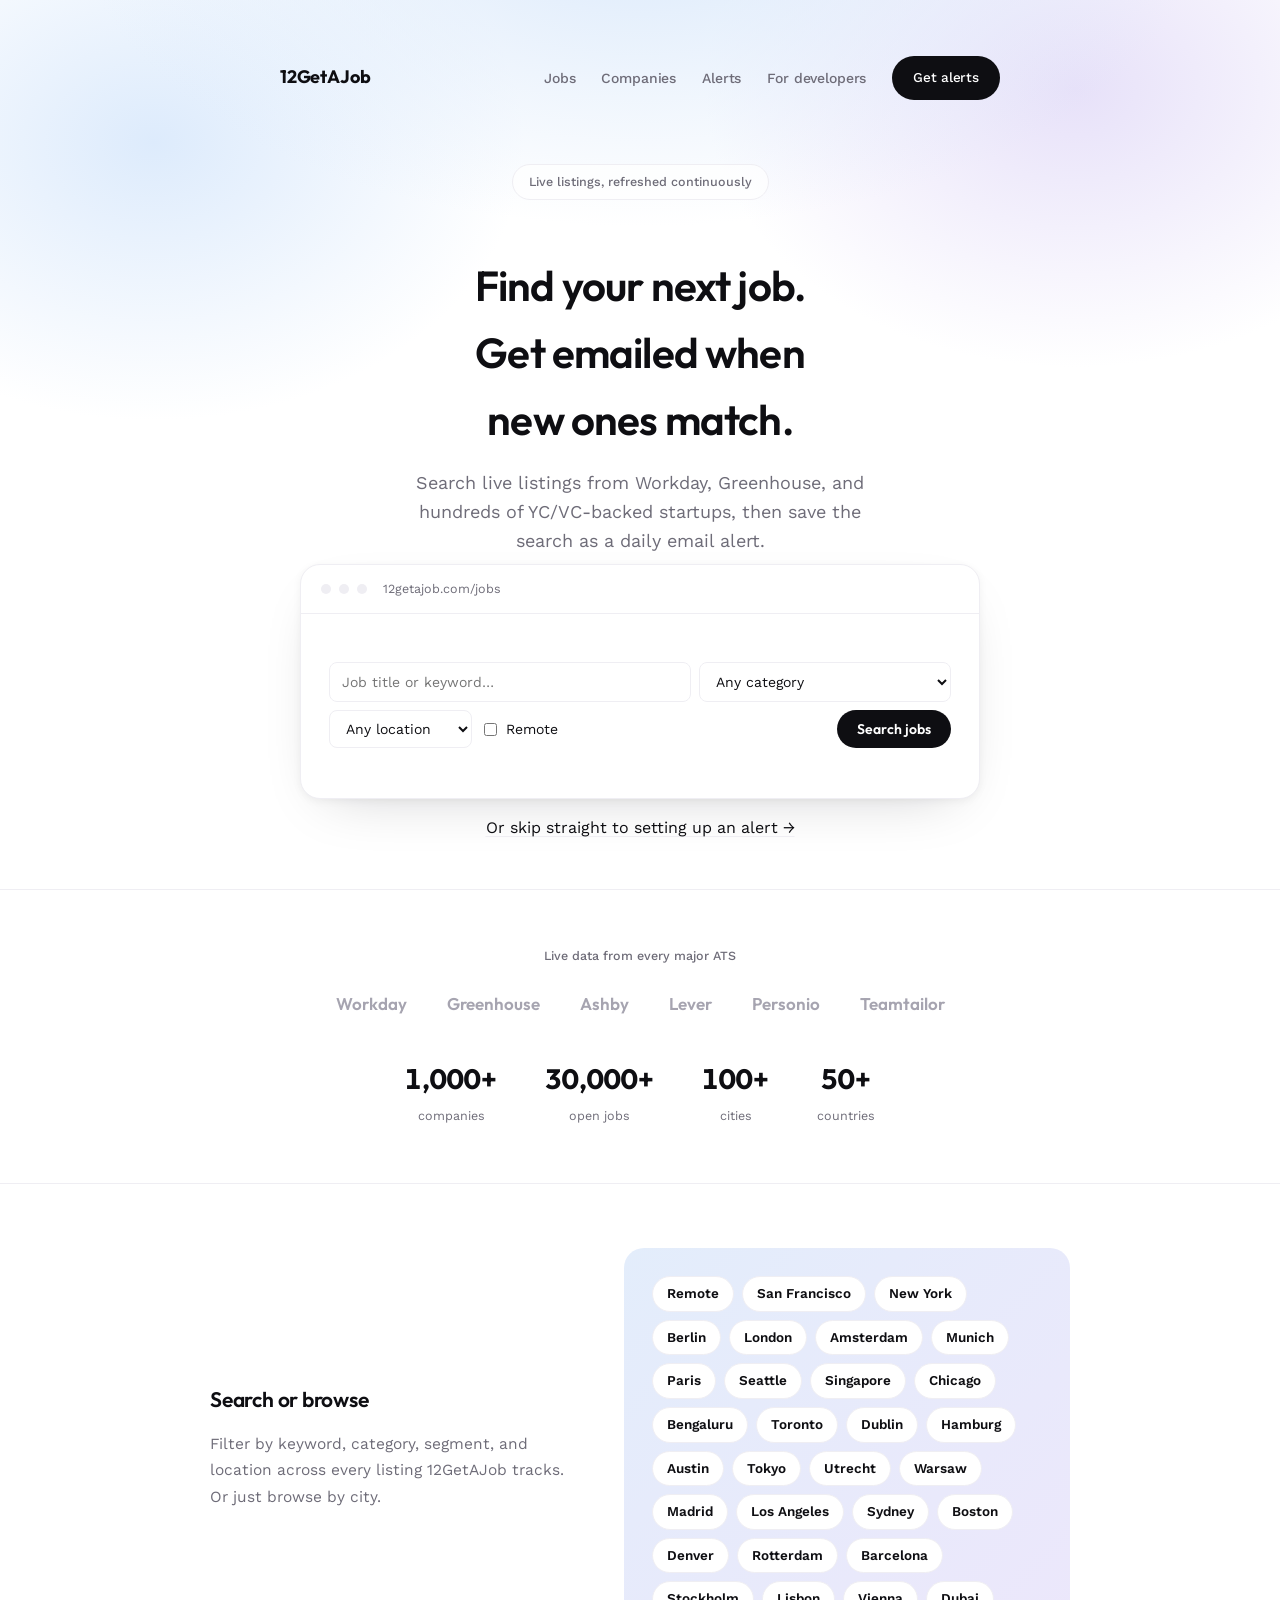
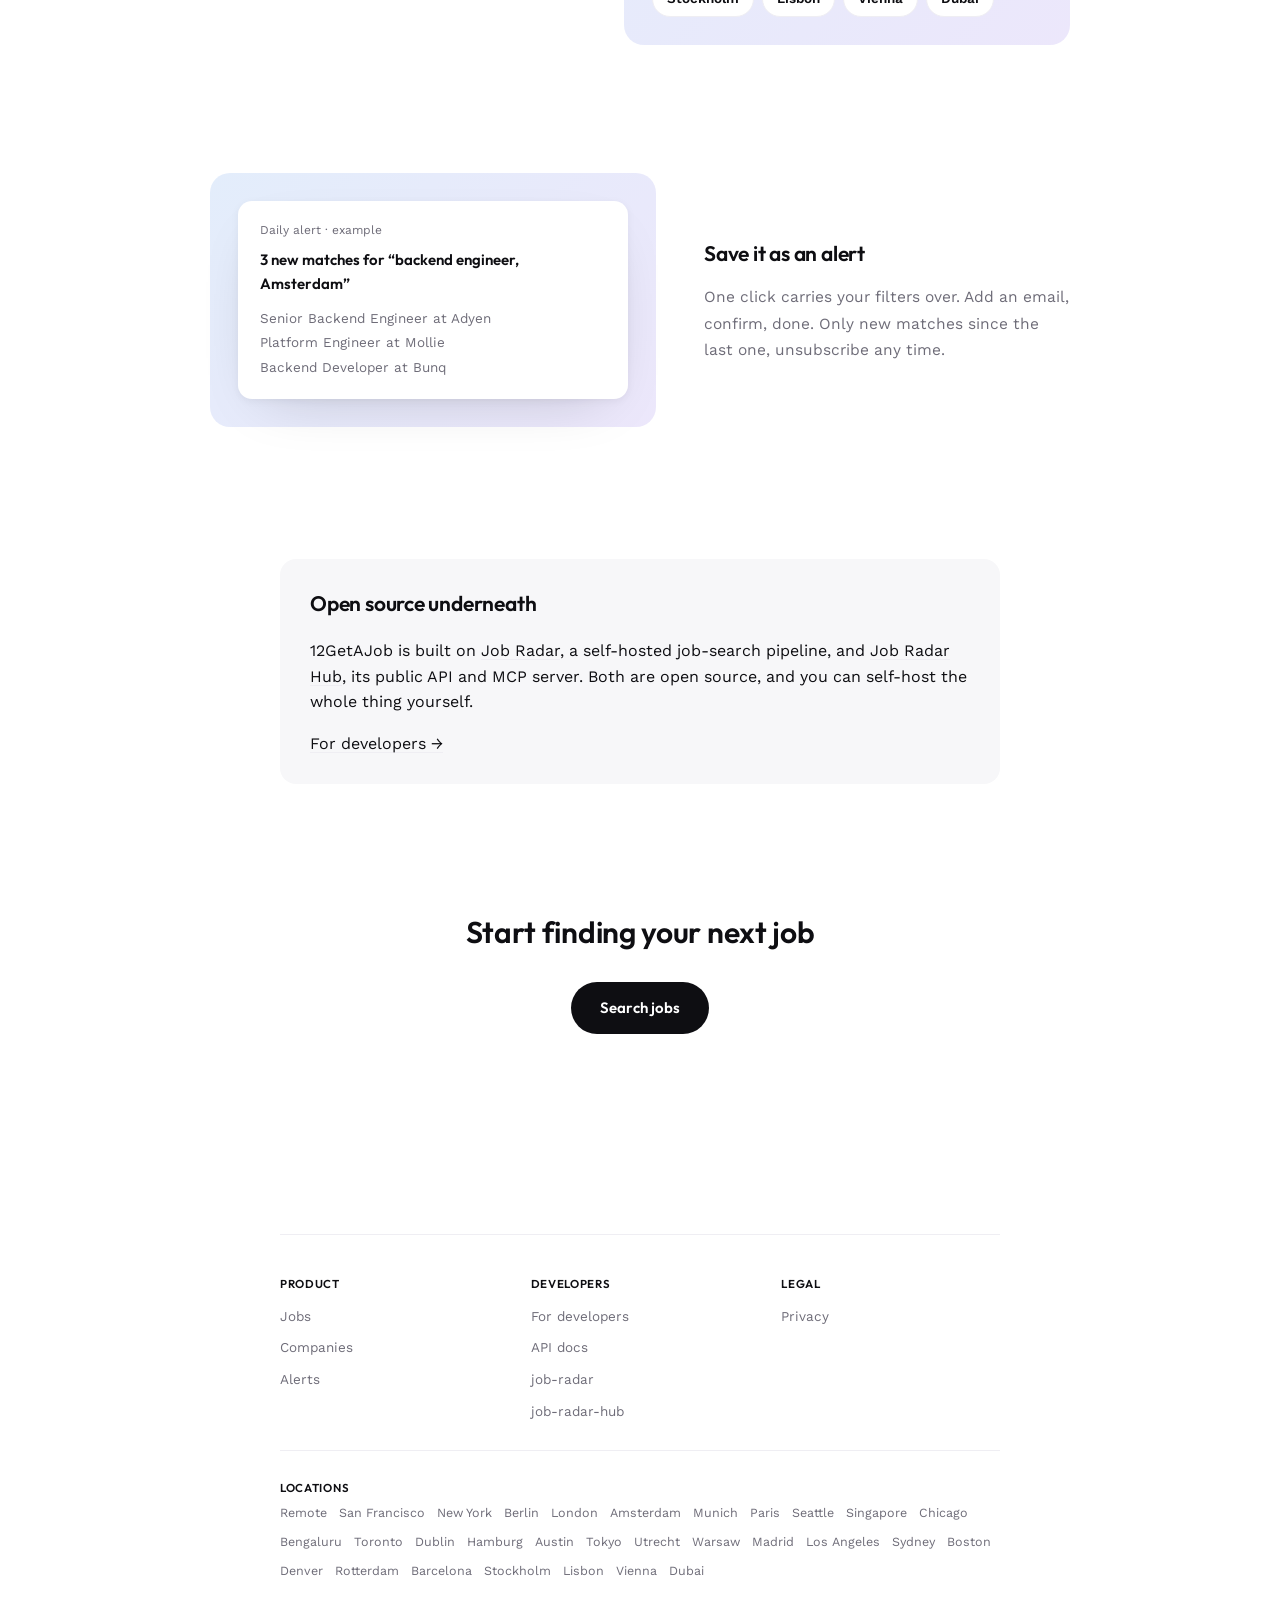
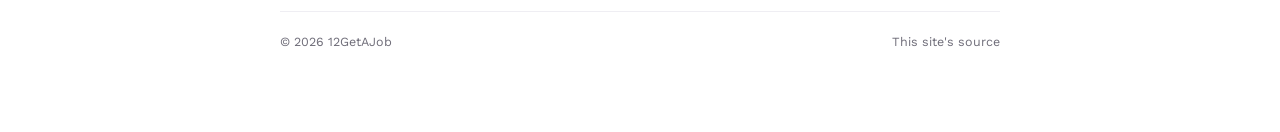
<file: index.html>
<!doctype html>
<html lang="en">
<head>
  <meta charset="utf-8">
  <meta name="viewport" content="width=device-width, initial-scale=1">
  <link rel="icon" type="image/svg+xml" href="/favicon.svg">
  <link rel="icon" href="/favicon.ico" sizes="32x32">
  <link rel="apple-touch-icon" href="/apple-touch-icon.png">
  <title>12GetAJob</title>
  <meta name="description" content="Search live job listings and get a daily email when new ones match your saved search.">
  <meta name="theme-color" content="#0e0e12" media="(prefers-color-scheme: light)">
  <meta name="theme-color" content="#0b0b0d" media="(prefers-color-scheme: dark)">
  <meta name="color-scheme" content="light dark">
  <meta property="og:type" content="website">
  <meta property="og:url" content="https://12getajob.com/">
  <meta property="og:title" content="12GetAJob">
  <meta property="og:description" content="Search live job listings and get a daily email when new ones match your saved search.">
  <link rel="canonical" href="https://12getajob.com/">
  <link rel="preconnect" href="https://fonts.googleapis.com">
  <link rel="preconnect" href="https://fonts.gstatic.com" crossorigin>
  <link href="https://fonts.googleapis.com/css2?family=Outfit:wght@500;600;700&family=Work+Sans:wght@400;500;600&display=swap" rel="stylesheet">
  <link rel="stylesheet" href="/assets/style.css?v=10">
  <script type="module" src="/assets/analytics.js"></script>
</head>
<body>
  <a href="#main-content" class="skip-link">Skip to main content</a>
  <main id="main-content">
    <div class="hero">
      <div class="hero-inner">
        <header class="site-header" role="banner">
          <a href="/">12GetAJob</a>
          <nav>
            <a href="/jobs">Jobs</a>
            <a href="/companies">Companies</a>
            <a href="/alerts">Alerts</a>
            <a href="/developers">For developers</a>
            <a href="/alerts" class="pill-btn pill-btn-dark">Get alerts</a>
          </nav>
        </header>

        <div style="display: flex; flex-direction: column; align-items: center; text-align: center; padding-top: 24px;">
          <span class="hero-badge">Live listings, refreshed continuously</span>
          <h1 style="max-width: 18ch;">Find your next job. Get emailed when new ones match.</h1>
          <p class="tagline" style="margin: 12px 0 0; max-width: 44ch;">Search live listings from Workday, Greenhouse, and hundreds of YC/VC-backed startups, then save the search as a daily email alert.</p>
        </div>

        <div class="browser-card" style="max-width: 680px; margin-left: auto; margin-right: auto;">
          <div class="browser-card-bar">
            <span class="dot"></span><span class="dot"></span><span class="dot"></span>
            <span class="url">12getajob.com/jobs</span>
          </div>
          <div class="browser-card-body">
            <form id="search-form">
              <div class="filters">
                <input type="search" id="q" placeholder="Job title or keyword&hellip;" aria-label="Job title or keyword">
                <select id="category-filter" aria-label="Category"><option value="">Any category</option></select>
                <div style="display:flex; gap:8px; flex:1 1 220px;">
                  <select id="location" aria-label="Location"><option value="">Any location</option></select>
                  <label style="display:flex; align-items:center; gap:6px; font-size:14px; white-space:nowrap;">
                    <input type="checkbox" id="remote-only"> Remote
                  </label>
                </div>
                <button type="submit">Search jobs</button>
              </div>
            </form>
          </div>
        </div>
        <p style="margin: 0 0 8px; text-align: center;"><a href="/alerts">Or skip straight to setting up an alert &rarr;</a></p>
      </div>
    </div>

    <div class="sources-row">
      <span class="label">Live data from every major ATS</span>
      <div class="logos">
        <span>Workday</span>
        <span>Greenhouse</span>
        <span>Ashby</span>
        <span>Lever</span>
        <span>Personio</span>
        <span>Teamtailor</span>
      </div>
    </div>

    <div class="stats-row">
      <div><span class="n" id="stat-companies">&hellip;</span><span class="l">companies</span></div>
      <div><span class="n" id="stat-jobs">&hellip;</span><span class="l">open jobs</span></div>
      <div><span class="n">100+</span><span class="l">cities</span></div>
      <div><span class="n">50+</span><span class="l">countries</span></div>
    </div>

    <div class="feature-block">
      <div class="copy">
        <h2>Search or browse</h2>
        <p>Filter by keyword, category, segment, and location across every listing 12GetAJob tracks. Or just browse by city.</p>
      </div>
      <div class="visual">
        <div id="location-chips" class="chip-list" style="margin: 0;"></div>
      </div>
    </div>

    <div class="feature-block reverse">
      <div class="copy">
        <h2>Save it as an alert</h2>
        <p>One click carries your filters over. Add an email, confirm, done. Only new matches since the last one, unsubscribe any time.</p>
      </div>
      <div class="visual">
        <div style="background: var(--surface); border-radius: 14px; padding: 20px 22px; box-shadow: var(--shadow); width: 100%;">
          <div style="font-size: 12px; color: var(--muted); margin-bottom: 8px;">Daily alert &middot; example</div>
          <div style="font-family: 'Outfit', sans-serif; font-weight: 600; font-size: 15px; margin-bottom: 10px;">3 new matches for &ldquo;backend engineer, Amsterdam&rdquo;</div>
          <div style="font-size: 13.5px; color: var(--muted); line-height: 1.8;">Senior Backend Engineer at Adyen<br>Platform Engineer at Mollie<br>Backend Developer at Bunq</div>
        </div>
      </div>
    </div>

    <div class="wrap">
      <div class="muted-section">
        <h2>Open source underneath</h2>
        <p>
          12GetAJob is built on <a href="https://github.com/woskam/job-radar">Job Radar</a>, a
          self-hosted job-search pipeline, and <a href="https://github.com/woskam/job-radar-hub">Job Radar Hub</a>,
          its public API and MCP server. Both are open source, and you can self-host the whole thing yourself.
        </p>
        <p style="margin-bottom: 0;"><a href="/developers">For developers &rarr;</a></p>
      </div>
    </div>

    <div class="cta-section">
      <h2>Start finding your next job</h2>
      <a href="/jobs" class="pill-btn pill-btn-dark">Search jobs</a>
    </div>

    <div class="wrap">
      <footer class="site-footer" role="contentinfo">
        <div class="site-footer-grid">
          <div>
            <h3 class="site-footer-heading">Product</h3>
            <a href="/jobs">Jobs</a>
            <a href="/companies">Companies</a>
            <a href="/alerts">Alerts</a>
          </div>
          <div>
            <h3 class="site-footer-heading">Developers</h3>
            <a href="/developers">For developers</a>
            <a href="/api">API docs</a>
            <a href="https://github.com/woskam/job-radar">job-radar</a>
            <a href="https://github.com/woskam/job-radar-hub">job-radar-hub</a>
          </div>
          <div>
            <h3 class="site-footer-heading">Legal</h3>
            <a href="/privacy">Privacy</a>
          </div>
        </div>
        <div class="site-footer-locations">
          <h3 class="site-footer-heading">Locations</h3>
          <div class="site-footer-locations-list">
            <a href="/jobs/remote">Remote</a>
            <a href="/jobs/san-francisco">San Francisco</a>
            <a href="/jobs/new-york">New York</a>
            <a href="/jobs/berlin">Berlin</a>
            <a href="/jobs/london">London</a>
            <a href="/jobs/amsterdam">Amsterdam</a>
            <a href="/jobs/munich">Munich</a>
            <a href="/jobs/paris">Paris</a>
            <a href="/jobs/seattle">Seattle</a>
            <a href="/jobs/singapore">Singapore</a>
            <a href="/jobs/chicago">Chicago</a>
            <a href="/jobs/bengaluru">Bengaluru</a>
            <a href="/jobs/toronto">Toronto</a>
            <a href="/jobs/dublin">Dublin</a>
            <a href="/jobs/hamburg">Hamburg</a>
            <a href="/jobs/austin">Austin</a>
            <a href="/jobs/tokyo">Tokyo</a>
            <a href="/jobs/utrecht">Utrecht</a>
            <a href="/jobs/warsaw">Warsaw</a>
            <a href="/jobs/madrid">Madrid</a>
            <a href="/jobs/los-angeles">Los Angeles</a>
            <a href="/jobs/sydney">Sydney</a>
            <a href="/jobs/boston">Boston</a>
            <a href="/jobs/denver">Denver</a>
            <a href="/jobs/rotterdam">Rotterdam</a>
            <a href="/jobs/barcelona">Barcelona</a>
            <a href="/jobs/stockholm">Stockholm</a>
            <a href="/jobs/lisbon">Lisbon</a>
            <a href="/jobs/vienna">Vienna</a>
            <a href="/jobs/dubai">Dubai</a>
          </div>
        </div>
        <div class="site-footer-bottom">
          <span>&copy; 2026 12GetAJob</span>
          <a href="https://github.com/woskam/job-radar-site">This site's source</a>
        </div>
      </footer>
    </div>
  </main>

  <script type="module">
    import { CATEGORIES } from '/assets/categories.js';
    import { LOCATIONS } from '/assets/locations.js';

    // Real aggregate counts from the Hub (COUNT(*), not the len(results)
    // capped-at-limit figure GET /jobs returns) -- fetched directly
    // cross-origin, same public+CORS-enabled pattern as /alerts/subscribe,
    // no Function proxy needed since nothing secret is involved.
    fetch('https://hub.12getajob.com/stats')
      .then((r) => r.json())
      .then((data) => {
        document.getElementById('stat-companies').textContent = data.companies.toLocaleString('en-US');
        document.getElementById('stat-jobs').textContent = data.jobs.toLocaleString('en-US');
      })
      .catch(() => {
        document.getElementById('stat-companies').textContent = '1,000+';
        document.getElementById('stat-jobs').textContent = '30,000+';
      });

    const categorySelect = document.getElementById('category-filter');
    for (const c of CATEGORIES) {
      const opt = document.createElement('option');
      opt.value = c; opt.textContent = c;
      categorySelect.appendChild(opt);
    }

    const locationSelect = document.getElementById('location');
    for (const loc of LOCATIONS) {
      if (loc.slug === 'remote') continue; // covered by the separate Remote checkbox
      const opt = document.createElement('option');
      opt.value = loc.name.toLowerCase(); opt.textContent = loc.name;
      locationSelect.appendChild(opt);
    }

    const chipsEl = document.getElementById('location-chips');
    const chipsFragment = document.createDocumentFragment();
    for (const loc of LOCATIONS) {
      const a = document.createElement('a');
      a.className = 'chip-link';
      a.href = `/jobs/${loc.slug}`;
      a.textContent = loc.name;
      chipsFragment.appendChild(a);
    }
    // One insertion for all ~30 chips instead of 30 separate appendChild
    // calls -- iOS Safari has been seen to mis-paint a flex-wrap container's
    // gradient background when its content grows via many back-to-back DOM
    // insertions (the background renders for however many rows existed at
    // an earlier, smaller paint, leaving later rows uncovered until the
    // next repaint). Appending a fully-built fragment in one shot avoids
    // ever leaving the container in that intermediate state.
    chipsEl.appendChild(chipsFragment);

    document.getElementById('search-form').addEventListener('submit', (e) => {
      e.preventDefault();
      const q = document.getElementById('q').value.trim();
      const category = categorySelect.value;
      const remoteOnly = document.getElementById('remote-only').checked;
      const location = document.getElementById('location').value;

      // Location/remote or category alone, with no keyword, is exactly
      // what a /jobs/{slug} landing page represents -- go straight there,
      // same URL a chip click produces, instead of /jobs?location_mode=...
      if (!q) {
        const loc = remoteOnly ? 'remote' : (location ? (LOCATIONS.find((l) => l.name.toLowerCase() === location) || {}).slug : null);
        if (loc && !category) { window.location.href = `/jobs/${loc}`; return; }
        if (category && !loc) { window.location.href = `/jobs/${category}`; return; }
      }

      const params = new URLSearchParams();
      if (q) params.set('keywords', q);
      if (category) params.set('category', category);
      if (remoteOnly) params.set('location_mode', 'remote');
      else if (location) params.set('location_mode', location);
      window.location.href = '/jobs' + (params.toString() ? '?' + params.toString() : '');
    });
  </script>
</body>
</html>
</file>
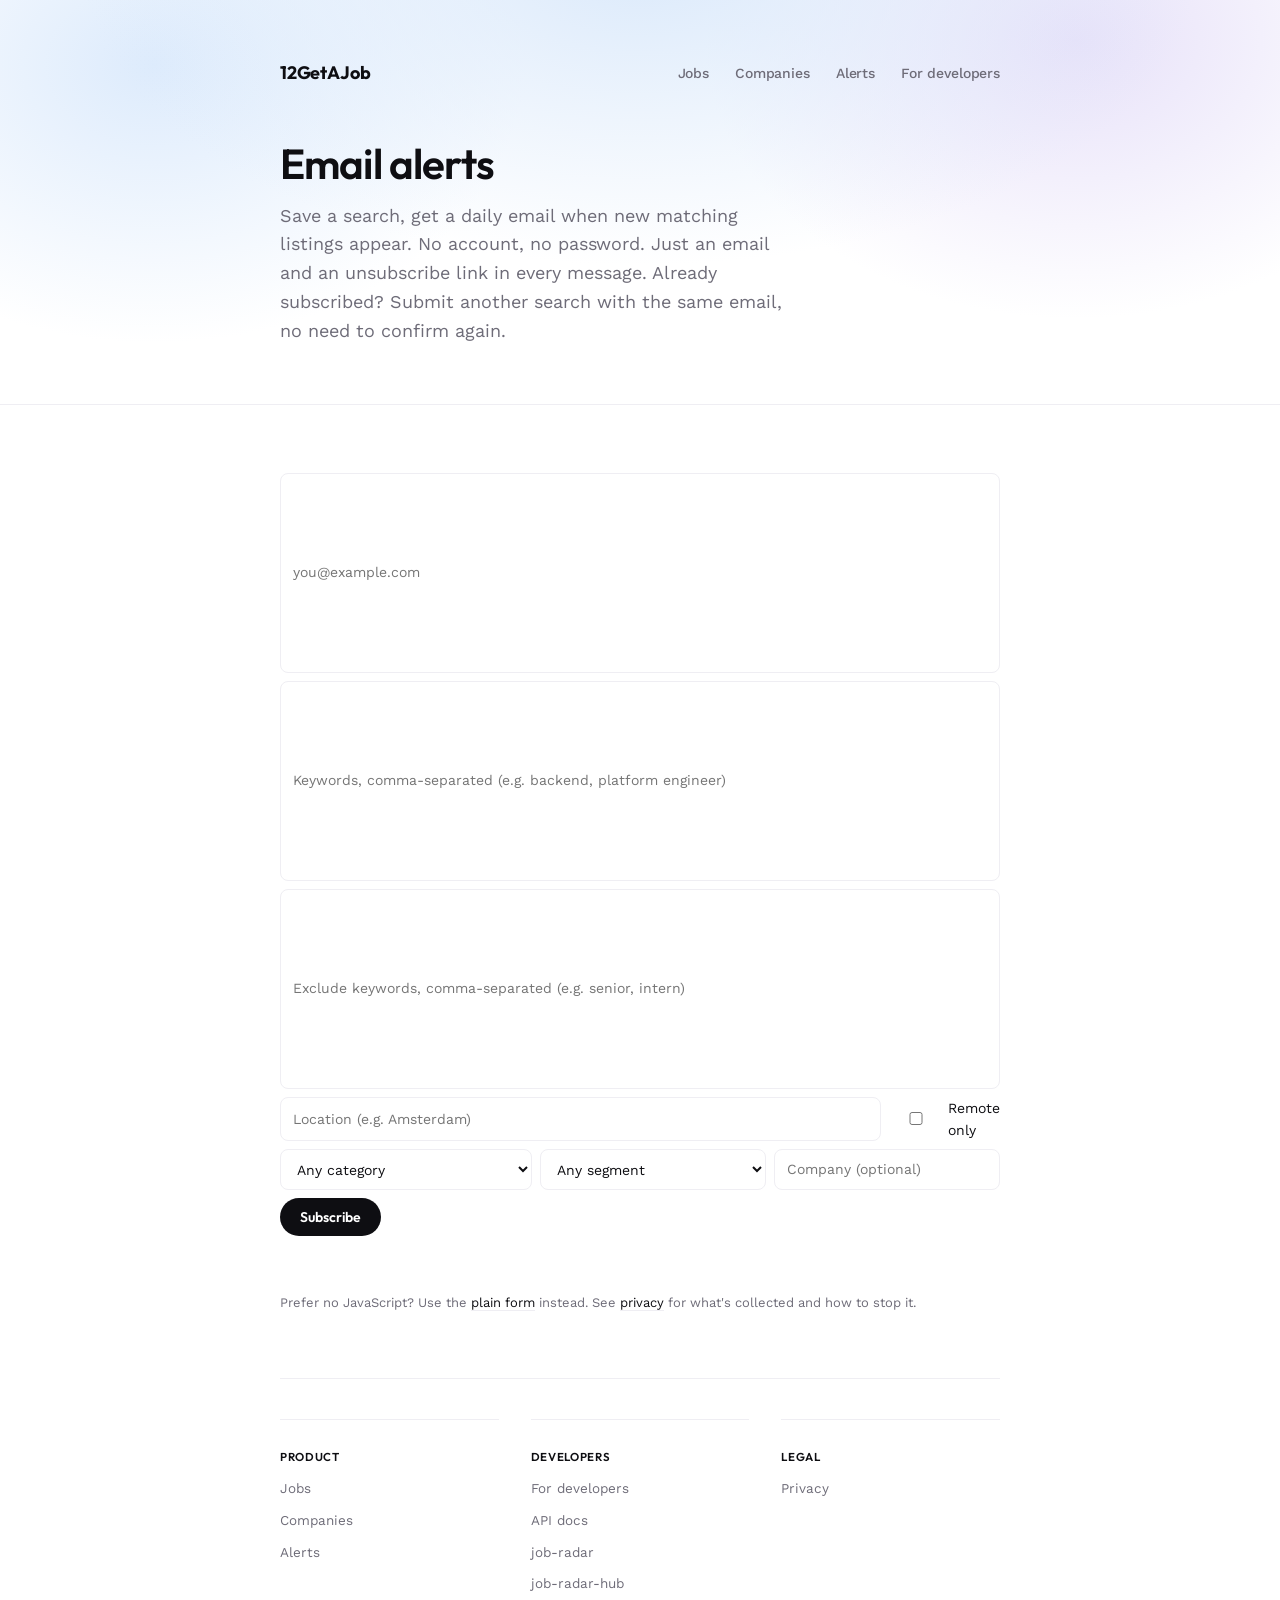
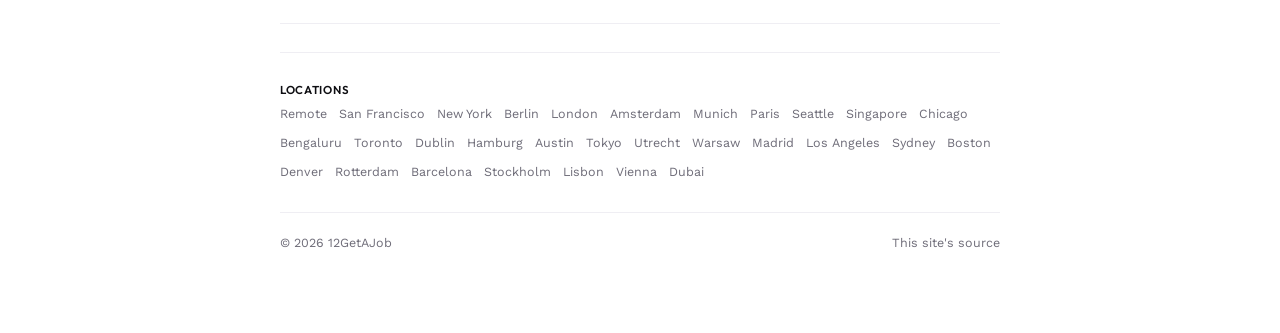
<file: alerts.html>
<!doctype html>
<html lang="en">
<head>
  <meta charset="utf-8">
  <meta name="viewport" content="width=device-width, initial-scale=1">
  <link rel="icon" type="image/svg+xml" href="/favicon.svg">
  <link rel="icon" href="/favicon.ico" sizes="32x32">
  <link rel="apple-touch-icon" href="/apple-touch-icon.png">
  <title>12GetAJob Alerts</title>
  <meta name="description" content="Get a daily email when new job listings match your saved search.">
  <meta name="theme-color" content="#0e0e12" media="(prefers-color-scheme: light)">
  <meta name="theme-color" content="#0b0b0d" media="(prefers-color-scheme: dark)">
  <meta name="color-scheme" content="light dark">
  <meta property="og:type" content="website">
  <meta property="og:url" content="https://12getajob.com/alerts">
  <meta property="og:title" content="12GetAJob Alerts">
  <meta property="og:description" content="Get a daily email when new job listings match your saved search.">
  <link rel="canonical" href="https://12getajob.com/alerts">
  <link rel="preconnect" href="https://fonts.googleapis.com">
  <link rel="preconnect" href="https://fonts.gstatic.com" crossorigin>
  <link href="https://fonts.googleapis.com/css2?family=Outfit:wght@500;600;700&family=Work+Sans:wght@400;500;600&display=swap" rel="stylesheet">
  <link rel="stylesheet" href="/assets/style.css?v=10">
  <script type="module" src="/assets/analytics.js"></script>
</head>
<body>
  <a href="#main-content" class="skip-link">Skip to main content</a>
  <main id="main-content">
    <div class="hero">
      <div class="hero-inner">
        <header class="site-header" role="banner">
          <a href="/">12GetAJob</a>
          <nav>
            <a href="/jobs">Jobs</a>
            <a href="/companies">Companies</a>
            <a href="/alerts">Alerts</a>
            <a href="/developers">For developers</a>
          </nav>
        </header>

        <h1>Email alerts</h1>
        <p class="tagline">Save a search, get a daily email when new matching listings appear. No account, no password. Just an email and an unsubscribe link in every message. Already subscribed? Submit another search with the same email, no need to confirm again.</p>
      </div>
    </div>

    <div class="wrap">
      <form id="alerts-form">
        <div class="filters" style="flex-direction: column; align-items: stretch;">
          <input type="email" id="email" placeholder="you@example.com" required aria-label="Email">

          <input type="text" id="keywords" placeholder="Keywords, comma-separated (e.g. backend, platform engineer)" aria-label="Keywords">
          <input type="text" id="exclude-keywords" placeholder="Exclude keywords, comma-separated (e.g. senior, intern)" aria-label="Exclude keywords">

          <div style="display:flex; gap:8px; flex-wrap:wrap;">
            <input type="text" id="location" placeholder="Location (e.g. Amsterdam)" style="flex:1 1 200px;" aria-label="Location">
            <label style="display:flex; align-items:center; gap:6px; font-size:14px;">
              <input type="checkbox" id="remote-only"> Remote only
            </label>
          </div>

          <div style="display:flex; gap:8px; flex-wrap:wrap;">
            <select id="category" style="flex:1 1 160px;" aria-label="Category">
              <option value="">Any category</option>
            </select>
            <select id="segment" style="flex:1 1 160px;" aria-label="Segment">
              <option value="">Any segment</option>
              <option value="startup">Startups &amp; scale-ups only</option>
            </select>
            <input type="text" id="company" placeholder="Company (optional)" style="flex:1 1 160px;" aria-label="Company (optional)">
          </div>

          <!-- Honeypot -- hidden from real visitors via CSS, a bot filling
               every field it finds gets silently rejected server-side.
               aria-hidden so screen readers skip it too, not just tab order. -->
          <input type="text" id="website" name="website" autocomplete="off" tabindex="-1" aria-hidden="true" style="position:absolute; left:-9999px;">

          <button type="submit">Subscribe</button>
        </div>
      </form>
      <p id="form-message" class="tagline" style="min-height: 1.2em;" role="alert"></p>

      <p style="font-size: 13px; color: var(--muted);">
        Prefer no JavaScript? Use the <a href="https://hub.12getajob.com/alerts">plain form</a> instead.
        See <a href="/privacy">privacy</a> for what's collected and how to stop it.
      </p>

      <footer class="site-footer" role="contentinfo">
        <div class="site-footer-grid">
          <div>
            <h2 class="site-footer-heading">Product</h2>
            <a href="/jobs">Jobs</a>
            <a href="/companies">Companies</a>
            <a href="/alerts">Alerts</a>
          </div>
          <div>
            <h2 class="site-footer-heading">Developers</h2>
            <a href="/developers">For developers</a>
            <a href="/api">API docs</a>
            <a href="https://github.com/woskam/job-radar">job-radar</a>
            <a href="https://github.com/woskam/job-radar-hub">job-radar-hub</a>
          </div>
          <div>
            <h2 class="site-footer-heading">Legal</h2>
            <a href="/privacy">Privacy</a>
          </div>
        </div>
        <div class="site-footer-locations">
          <h2 class="site-footer-heading">Locations</h2>
          <div class="site-footer-locations-list">
            <a href="/jobs/remote">Remote</a>
            <a href="/jobs/san-francisco">San Francisco</a>
            <a href="/jobs/new-york">New York</a>
            <a href="/jobs/berlin">Berlin</a>
            <a href="/jobs/london">London</a>
            <a href="/jobs/amsterdam">Amsterdam</a>
            <a href="/jobs/munich">Munich</a>
            <a href="/jobs/paris">Paris</a>
            <a href="/jobs/seattle">Seattle</a>
            <a href="/jobs/singapore">Singapore</a>
            <a href="/jobs/chicago">Chicago</a>
            <a href="/jobs/bengaluru">Bengaluru</a>
            <a href="/jobs/toronto">Toronto</a>
            <a href="/jobs/dublin">Dublin</a>
            <a href="/jobs/hamburg">Hamburg</a>
            <a href="/jobs/austin">Austin</a>
            <a href="/jobs/tokyo">Tokyo</a>
            <a href="/jobs/utrecht">Utrecht</a>
            <a href="/jobs/warsaw">Warsaw</a>
            <a href="/jobs/madrid">Madrid</a>
            <a href="/jobs/los-angeles">Los Angeles</a>
            <a href="/jobs/sydney">Sydney</a>
            <a href="/jobs/boston">Boston</a>
            <a href="/jobs/denver">Denver</a>
            <a href="/jobs/rotterdam">Rotterdam</a>
            <a href="/jobs/barcelona">Barcelona</a>
            <a href="/jobs/stockholm">Stockholm</a>
            <a href="/jobs/lisbon">Lisbon</a>
            <a href="/jobs/vienna">Vienna</a>
            <a href="/jobs/dubai">Dubai</a>
          </div>
        </div>
        <div class="site-footer-bottom">
          <span>&copy; 2026 12GetAJob</span>
          <a href="https://github.com/woskam/job-radar-site">This site's source</a>
        </div>
      </footer>
    </div>
  </main>

  <script>
    const CATEGORIES = ["ai_ml","b2b","banking","beauty","climate","consulting","consumer","crypto","devtools","ecommerce","education","enterprise","fashion","fintech","fmcg","government","healthcare","healthtech","industrials","insurance","marketplace","mobility","other","overheid","pharma","real_estate_and_construction","resilience","saas","semiconductor","sportswear","staffing","tech","telecom"];
    const categorySelect = document.getElementById('category');
    for (const c of CATEGORIES) {
      const opt = document.createElement('option');
      opt.value = c; opt.textContent = c;
      categorySelect.appendChild(opt);
    }

    // Prefill from query params -- lets /jobs.html hand off "get alerts
    // for this search" with the same filters already set.
    const initial = new URLSearchParams(window.location.search);
    if (initial.get('keywords')) document.getElementById('keywords').value = initial.get('keywords');
    if (initial.get('category')) categorySelect.value = initial.get('category');
    if (initial.get('segment')) document.getElementById('segment').value = initial.get('segment');
    if (initial.get('location_mode') === 'remote') document.getElementById('remote-only').checked = true;
    else if (initial.get('location_mode')) document.getElementById('location').value = initial.get('location_mode');
    if (initial.get('exclude_keywords')) document.getElementById('exclude-keywords').value = initial.get('exclude_keywords');
    if (initial.get('company')) document.getElementById('company').value = initial.get('company');

    const form = document.getElementById('alerts-form');
    const message = document.getElementById('form-message');

    function splitList(value) {
      return value.split(',').map((s) => s.trim()).filter(Boolean);
    }

    form.addEventListener('submit', async (e) => {
      e.preventDefault();
      const remoteOnly = document.getElementById('remote-only').checked;
      const locationText = document.getElementById('location').value.trim();

      const body = {
        email: document.getElementById('email').value.trim(),
        keywords: splitList(document.getElementById('keywords').value),
        exclude_keywords: splitList(document.getElementById('exclude-keywords').value),
        location_mode: remoteOnly ? 'remote' : (locationText || null),
        category: categorySelect.value || null,
        segment: document.getElementById('segment').value || null,
        company: document.getElementById('company').value.trim() || null,
        website: document.getElementById('website').value,
      };

      message.textContent = 'Submitting...';
      try {
        const resp = await fetch('https://hub.12getajob.com/alerts/subscribe', {
          method: 'POST',
          headers: { 'Content-Type': 'application/json' },
          body: JSON.stringify(body),
        });
        const data = await resp.json();
        message.textContent = data.message || data.error || 'Something went wrong, try again.';
        if (resp.ok) form.reset();
      } catch {
        message.textContent = 'Could not reach the alerts service, try again shortly.';
      }
    });
  </script>
</body>
</html>
</file>
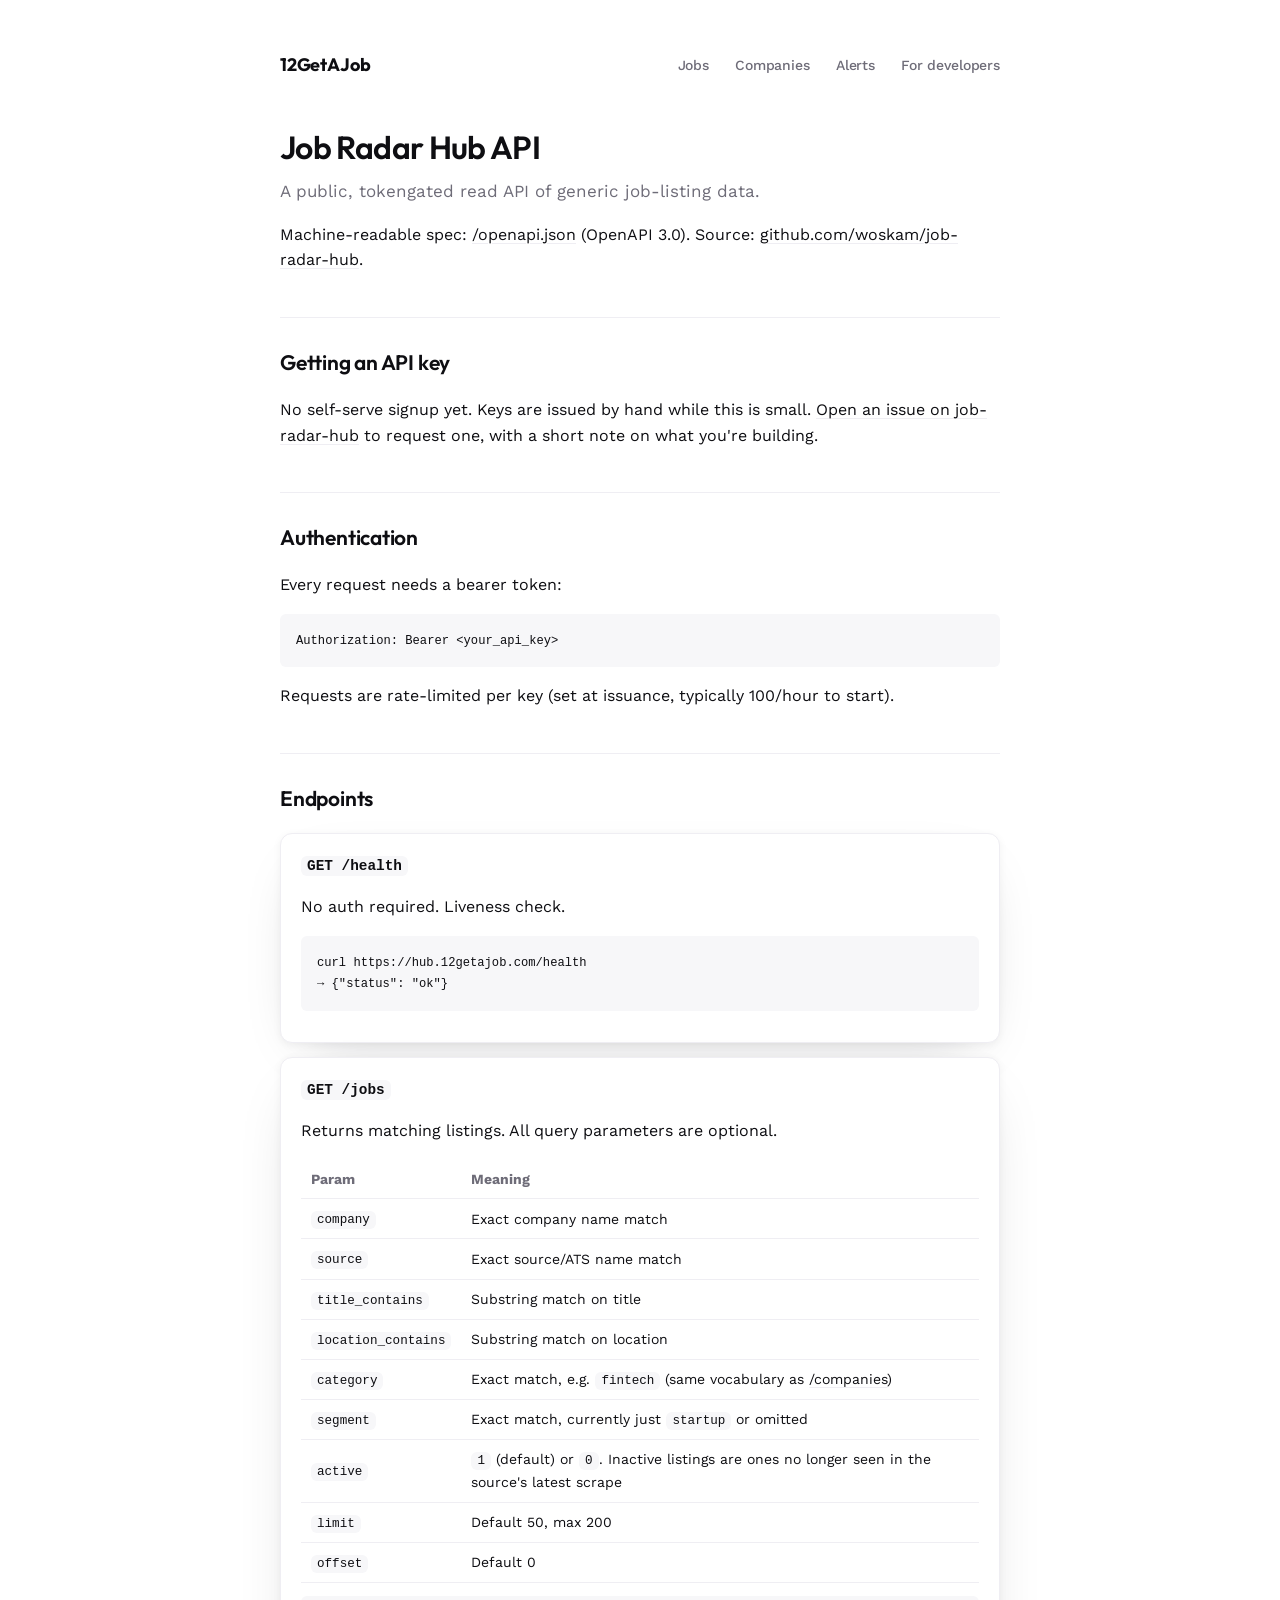
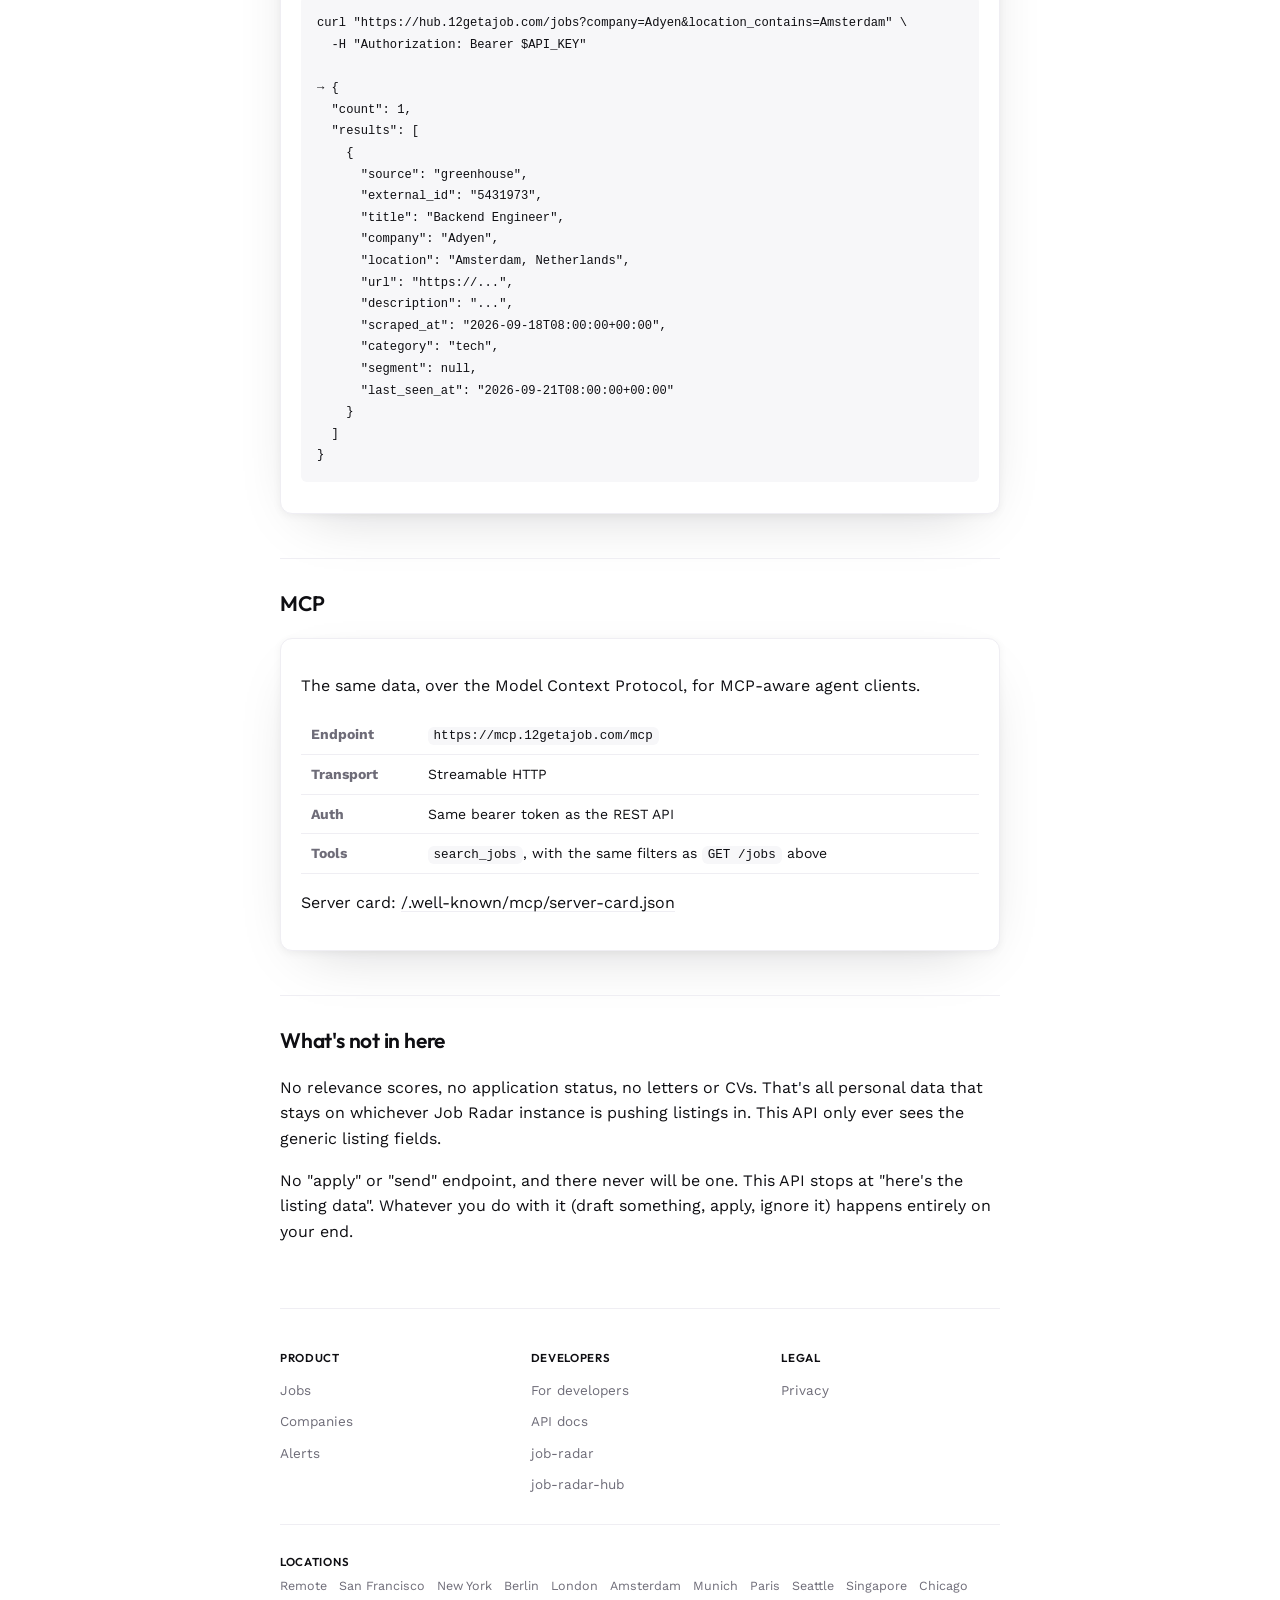
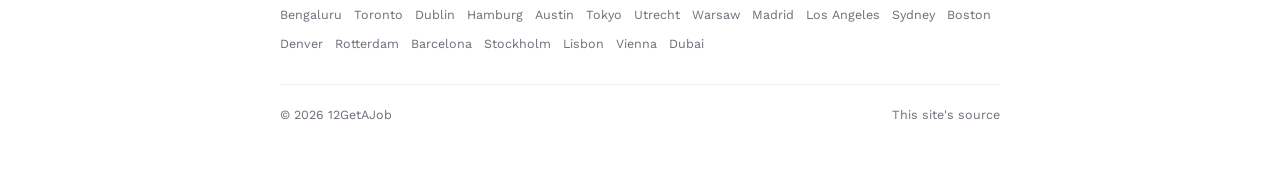
<file: api.html>
<!doctype html>
<html lang="en">
<head>
  <meta charset="utf-8">
  <meta name="viewport" content="width=device-width, initial-scale=1">
  <link rel="icon" type="image/svg+xml" href="/favicon.svg">
  <link rel="icon" href="/favicon.ico" sizes="32x32">
  <link rel="apple-touch-icon" href="/apple-touch-icon.png">
  <title>12GetAJob API</title>
  <meta name="description" content="API documentation for Job Radar Hub: a public, tokengated read API of job listings.">
  <meta name="theme-color" content="#0e0e12" media="(prefers-color-scheme: light)">
  <meta name="theme-color" content="#0b0b0d" media="(prefers-color-scheme: dark)">
  <meta name="color-scheme" content="light dark">
  <meta property="og:type" content="website">
  <meta property="og:url" content="https://12getajob.com/api">
  <meta property="og:title" content="12GetAJob API">
  <meta property="og:description" content="API documentation for Job Radar Hub: a public, tokengated read API of job listings.">
  <link rel="canonical" href="https://12getajob.com/api">
  <link rel="preconnect" href="https://fonts.googleapis.com">
  <link rel="preconnect" href="https://fonts.gstatic.com" crossorigin>
  <link href="https://fonts.googleapis.com/css2?family=Outfit:wght@500;600;700&family=Work+Sans:wght@400;500;600&display=swap" rel="stylesheet">
  <link rel="stylesheet" href="/assets/style.css?v=10">
  <script type="module" src="/assets/analytics.js"></script>
</head>
<body>
  <a href="#main-content" class="skip-link">Skip to main content</a>
  <div class="wrap">
    <header class="site-header">
      <a href="/">12GetAJob</a>
      <nav>
        <a href="/jobs">Jobs</a>
        <a href="/companies">Companies</a>
        <a href="/alerts">Alerts</a>
        <a href="/developers">For developers</a>
      </nav>
    </header>

    <main id="main-content">
    <h1>Job Radar Hub API</h1>
    <p class="tagline">A public, tokengated read API of generic job-listing data.</p>

    <p>
      Machine-readable spec: <a href="/openapi.json">/openapi.json</a> (OpenAPI 3.0).
      Source: <a href="https://github.com/woskam/job-radar-hub">github.com/woskam/job-radar-hub</a>.
    </p>

    <h2>Getting an API key</h2>
    <p>
      No self-serve signup yet. Keys are issued by hand while this is small.
      <a href="https://github.com/woskam/job-radar-hub/issues">Open an issue on job-radar-hub</a>
      to request one, with a short note on what you're building.
    </p>

    <h2>Authentication</h2>
    <p>Every request needs a bearer token:</p>
    <pre><code>Authorization: Bearer &lt;your_api_key&gt;</code></pre>
    <p>Requests are rate-limited per key (set at issuance, typically 100/hour to start).</p>

    <h2>Endpoints</h2>

    <div class="card">
      <h3><code>GET /health</code></h3>
      <p>No auth required. Liveness check.</p>
      <pre><code>curl https://hub.12getajob.com/health
&rarr; {"status": "ok"}</code></pre>
    </div>

    <div class="card">
      <h3><code>GET /jobs</code></h3>
      <p>Returns matching listings. All query parameters are optional.</p>
      <table>
        <caption class="sr-only">GET /jobs query parameters</caption>
        <tr><th scope="col">Param</th><th scope="col">Meaning</th></tr>
        <tr><td><code>company</code></td><td>Exact company name match</td></tr>
        <tr><td><code>source</code></td><td>Exact source/ATS name match</td></tr>
        <tr><td><code>title_contains</code></td><td>Substring match on title</td></tr>
        <tr><td><code>location_contains</code></td><td>Substring match on location</td></tr>
        <tr><td><code>category</code></td><td>Exact match, e.g. <code>fintech</code> (same vocabulary as <a href="/companies">/companies</a>)</td></tr>
        <tr><td><code>segment</code></td><td>Exact match, currently just <code>startup</code> or omitted</td></tr>
        <tr><td><code>active</code></td><td><code>1</code> (default) or <code>0</code>. Inactive listings are ones no longer seen in the source's latest scrape</td></tr>
        <tr><td><code>limit</code></td><td>Default 50, max 200</td></tr>
        <tr><td><code>offset</code></td><td>Default 0</td></tr>
      </table>
      <pre><code>curl "https://hub.12getajob.com/jobs?company=Adyen&location_contains=Amsterdam" \
  -H "Authorization: Bearer $API_KEY"

&rarr; {
  "count": 1,
  "results": [
    {
      "source": "greenhouse",
      "external_id": "5431973",
      "title": "Backend Engineer",
      "company": "Adyen",
      "location": "Amsterdam, Netherlands",
      "url": "https://...",
      "description": "...",
      "scraped_at": "2026-09-18T08:00:00+00:00",
      "category": "tech",
      "segment": null,
      "last_seen_at": "2026-09-21T08:00:00+00:00"
    }
  ]
}</code></pre>
    </div>

    <h2>MCP</h2>
    <div class="card">
      <p>The same data, over the Model Context Protocol, for MCP-aware agent clients.</p>
      <table>
        <caption class="sr-only">MCP server connection details</caption>
        <tr><th scope="row">Endpoint</th><td><code>https://mcp.12getajob.com/mcp</code></td></tr>
        <tr><th scope="row">Transport</th><td>Streamable HTTP</td></tr>
        <tr><th scope="row">Auth</th><td>Same bearer token as the REST API</td></tr>
        <tr><th scope="row">Tools</th><td><code>search_jobs</code>, with the same filters as <code>GET /jobs</code> above</td></tr>
      </table>
      <p>Server card: <a href="/.well-known/mcp/server-card.json">/.well-known/mcp/server-card.json</a></p>
    </div>

    <h2>What's not in here</h2>
    <p>
      No relevance scores, no application status, no letters or CVs. That's all personal
      data that stays on whichever Job Radar instance is pushing listings in. This API only
      ever sees the generic listing fields.
    </p>
    <p>
      No "apply" or "send" endpoint, and there never will be one. This API stops at
      "here's the listing data". Whatever you do with it (draft something, apply,
      ignore it) happens entirely on your end.
    </p>

    </main>

    <footer class="site-footer" role="contentinfo">
      <div class="site-footer-grid">
        <div>
          <h3 class="site-footer-heading">Product</h3>
          <a href="/jobs">Jobs</a>
          <a href="/companies">Companies</a>
          <a href="/alerts">Alerts</a>
        </div>
        <div>
          <h3 class="site-footer-heading">Developers</h3>
          <a href="/developers">For developers</a>
          <a href="/api">API docs</a>
          <a href="https://github.com/woskam/job-radar">job-radar</a>
          <a href="https://github.com/woskam/job-radar-hub">job-radar-hub</a>
        </div>
        <div>
          <h3 class="site-footer-heading">Legal</h3>
          <a href="/privacy">Privacy</a>
        </div>
      </div>
      <div class="site-footer-locations">
        <h3 class="site-footer-heading">Locations</h3>
        <div class="site-footer-locations-list">
          <a href="/jobs/remote">Remote</a>
          <a href="/jobs/san-francisco">San Francisco</a>
          <a href="/jobs/new-york">New York</a>
          <a href="/jobs/berlin">Berlin</a>
          <a href="/jobs/london">London</a>
          <a href="/jobs/amsterdam">Amsterdam</a>
          <a href="/jobs/munich">Munich</a>
          <a href="/jobs/paris">Paris</a>
          <a href="/jobs/seattle">Seattle</a>
          <a href="/jobs/singapore">Singapore</a>
          <a href="/jobs/chicago">Chicago</a>
          <a href="/jobs/bengaluru">Bengaluru</a>
          <a href="/jobs/toronto">Toronto</a>
          <a href="/jobs/dublin">Dublin</a>
          <a href="/jobs/hamburg">Hamburg</a>
          <a href="/jobs/austin">Austin</a>
          <a href="/jobs/tokyo">Tokyo</a>
          <a href="/jobs/utrecht">Utrecht</a>
          <a href="/jobs/warsaw">Warsaw</a>
          <a href="/jobs/madrid">Madrid</a>
          <a href="/jobs/los-angeles">Los Angeles</a>
          <a href="/jobs/sydney">Sydney</a>
          <a href="/jobs/boston">Boston</a>
          <a href="/jobs/denver">Denver</a>
          <a href="/jobs/rotterdam">Rotterdam</a>
          <a href="/jobs/barcelona">Barcelona</a>
          <a href="/jobs/stockholm">Stockholm</a>
          <a href="/jobs/lisbon">Lisbon</a>
          <a href="/jobs/vienna">Vienna</a>
          <a href="/jobs/dubai">Dubai</a>
        </div>
      </div>
      <div class="site-footer-bottom">
        <span>&copy; 2026 12GetAJob</span>
        <a href="https://github.com/woskam/job-radar-site">This site's source</a>
      </div>
    </footer>
  </div>
</body>
</html>
</file>
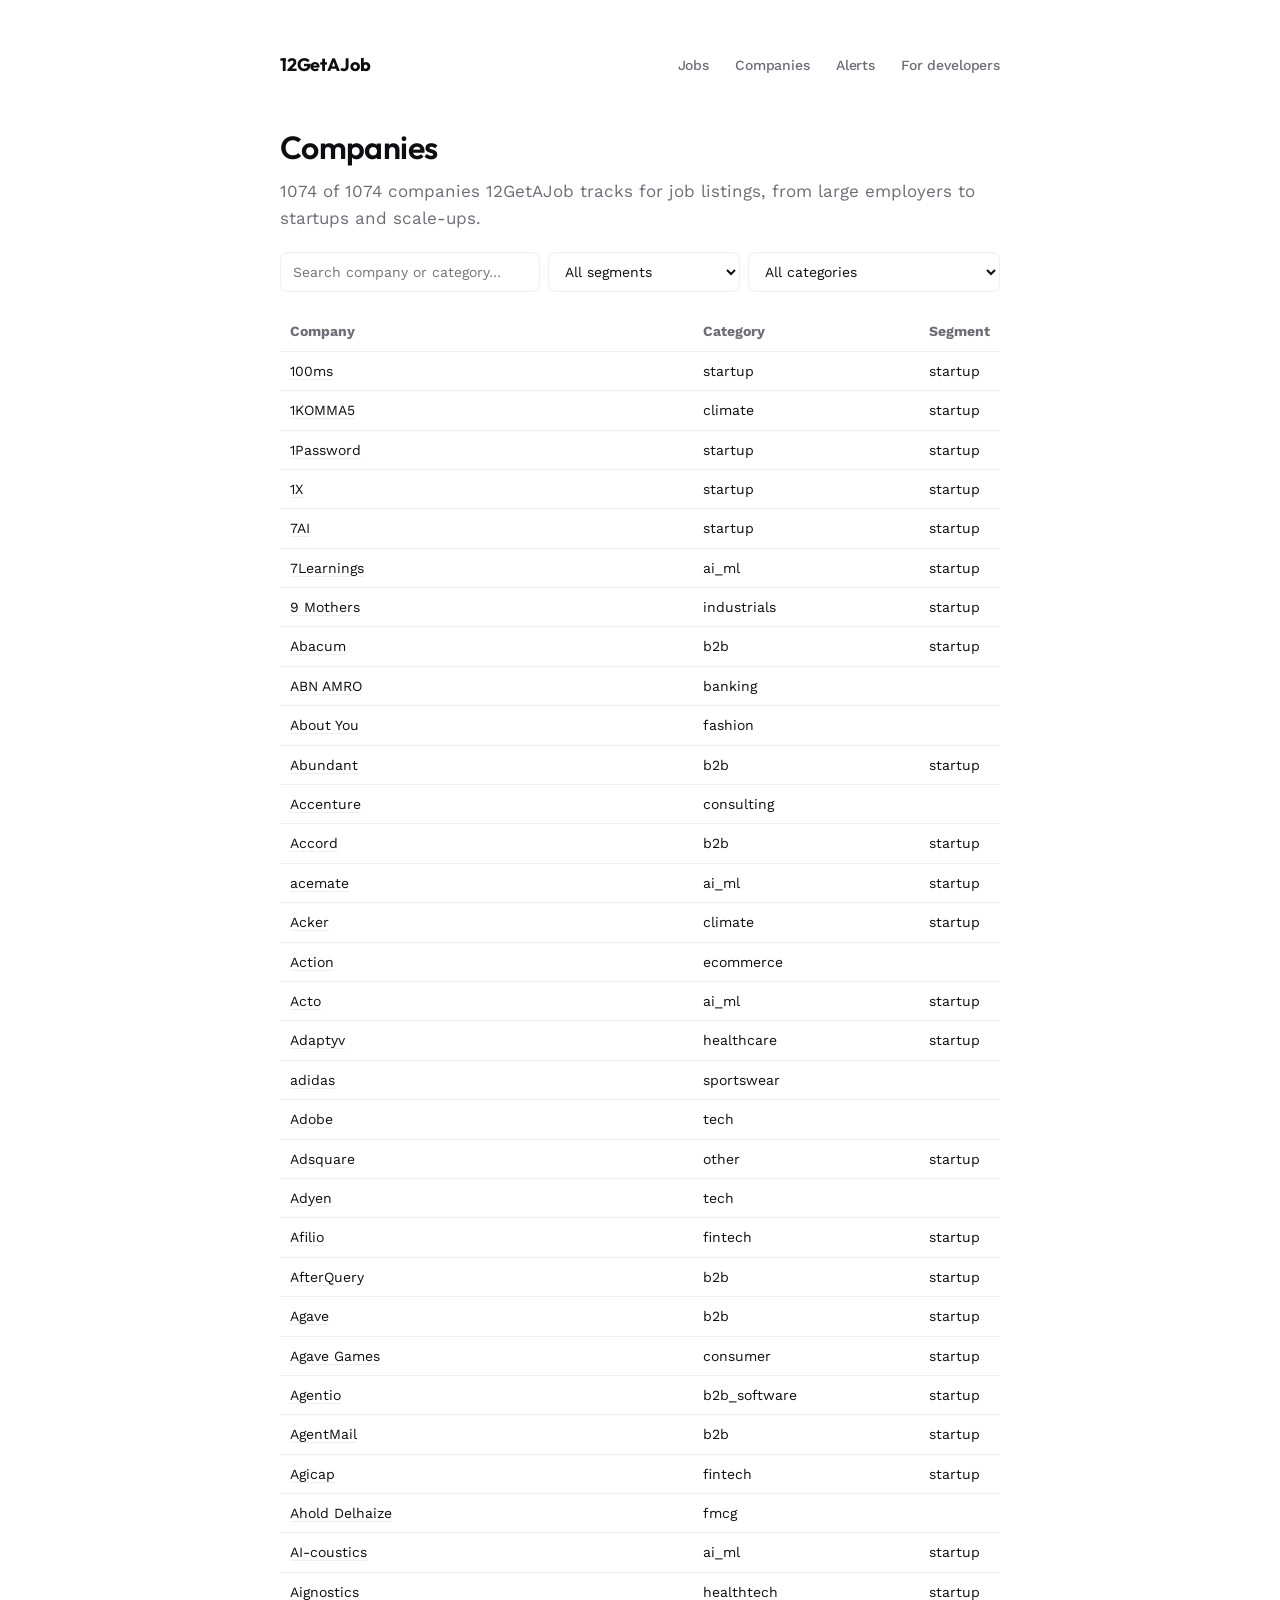
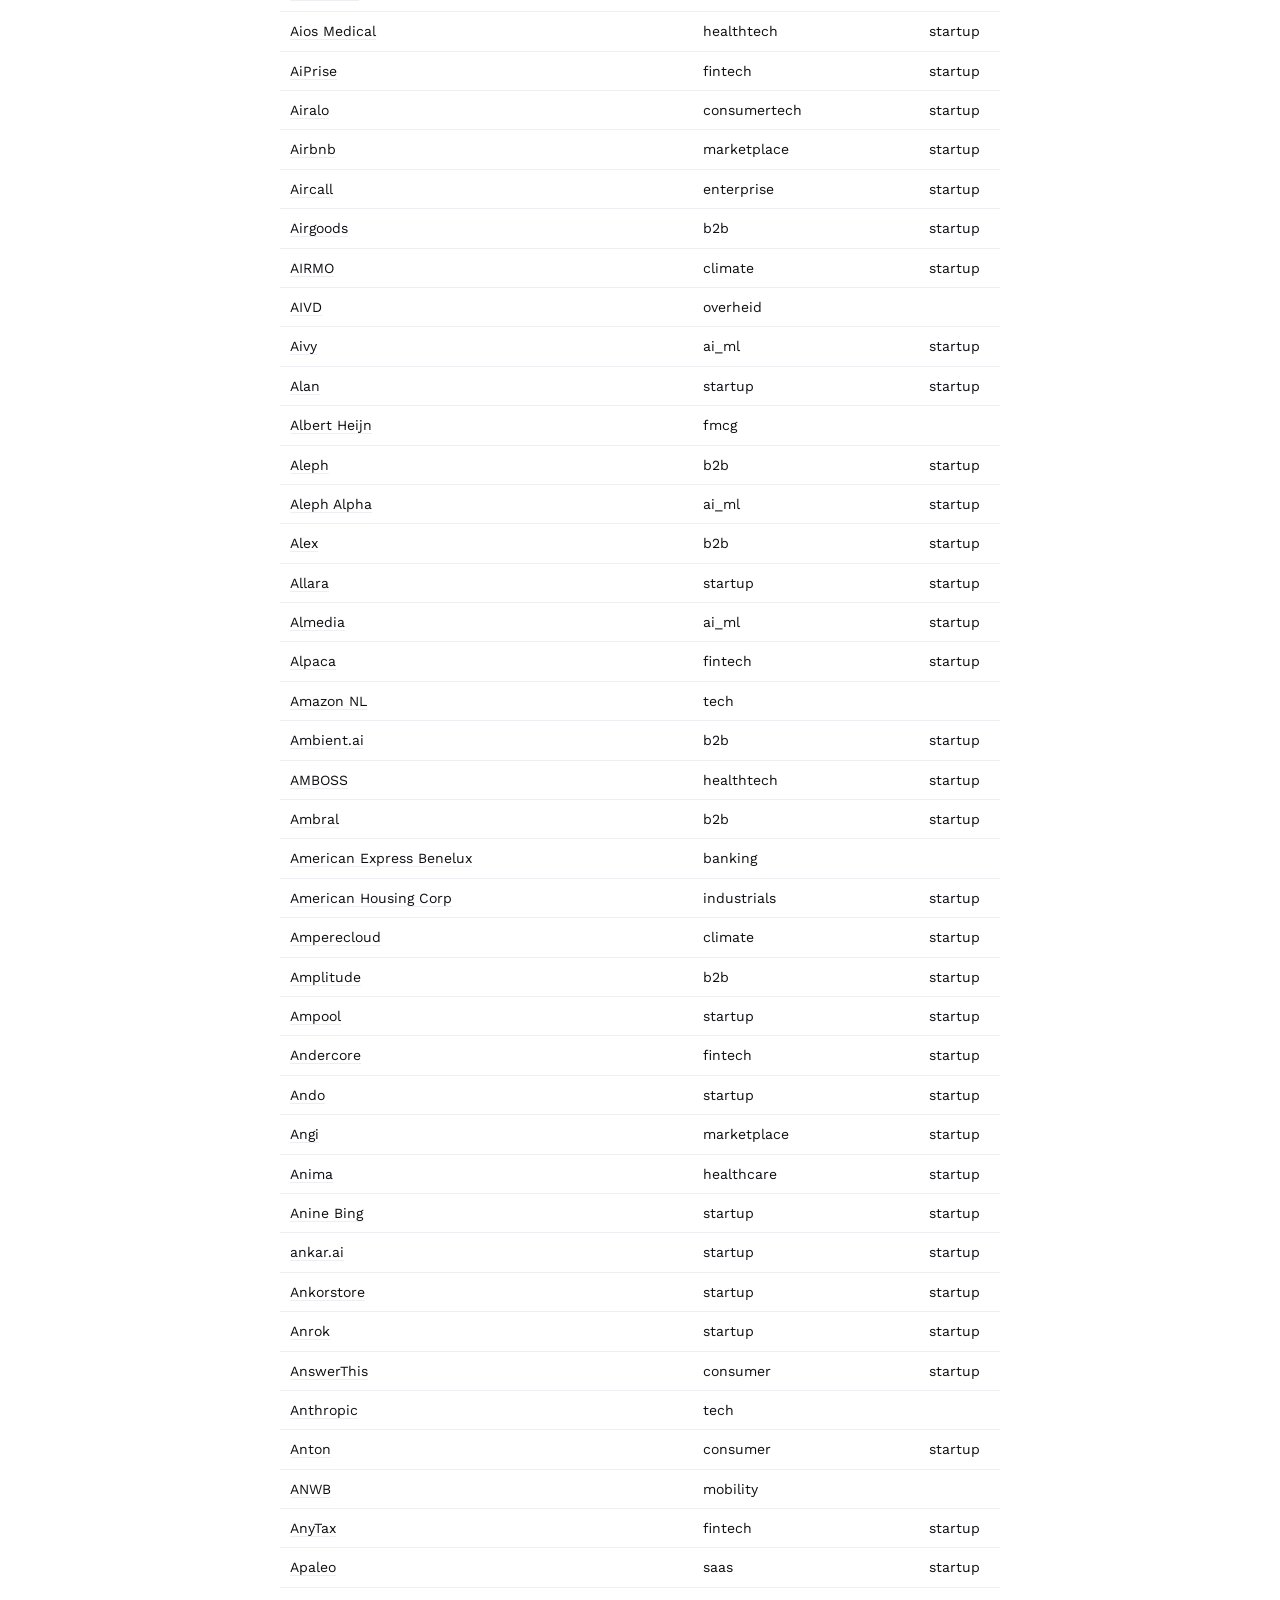
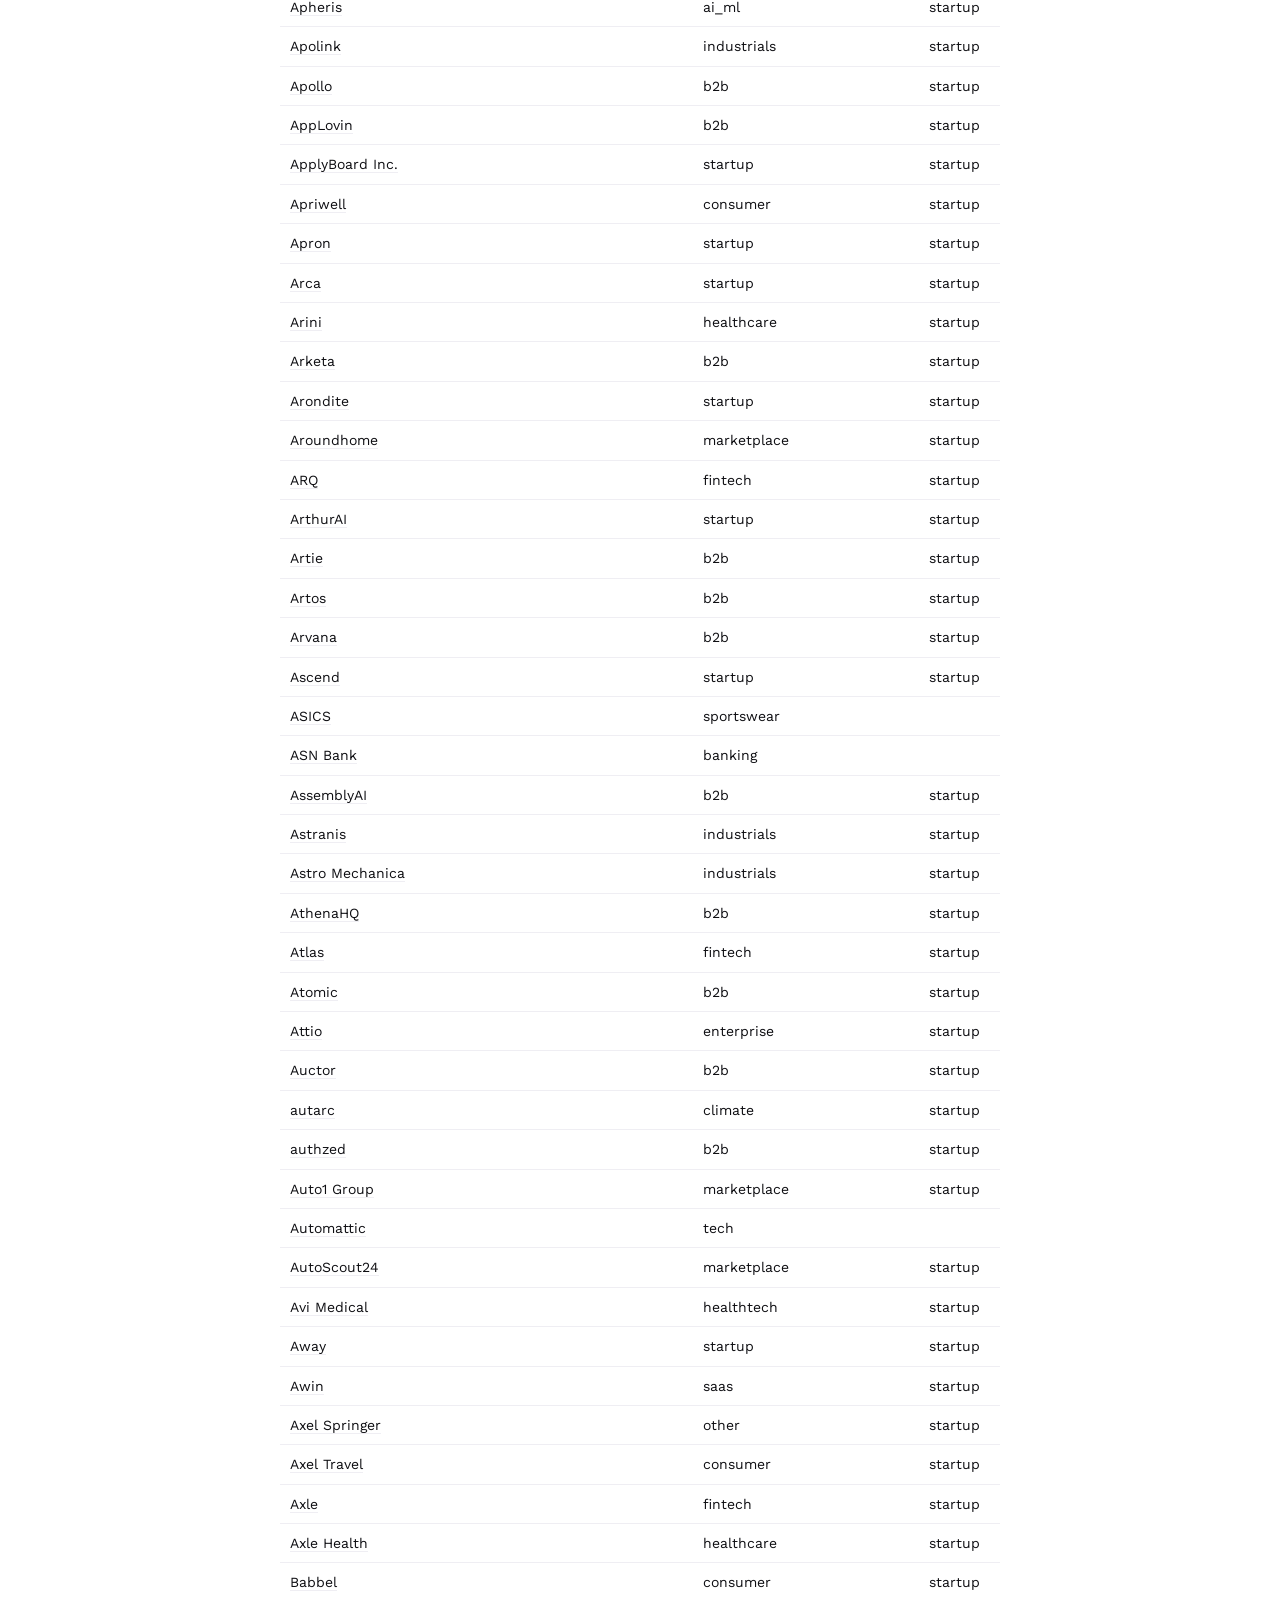
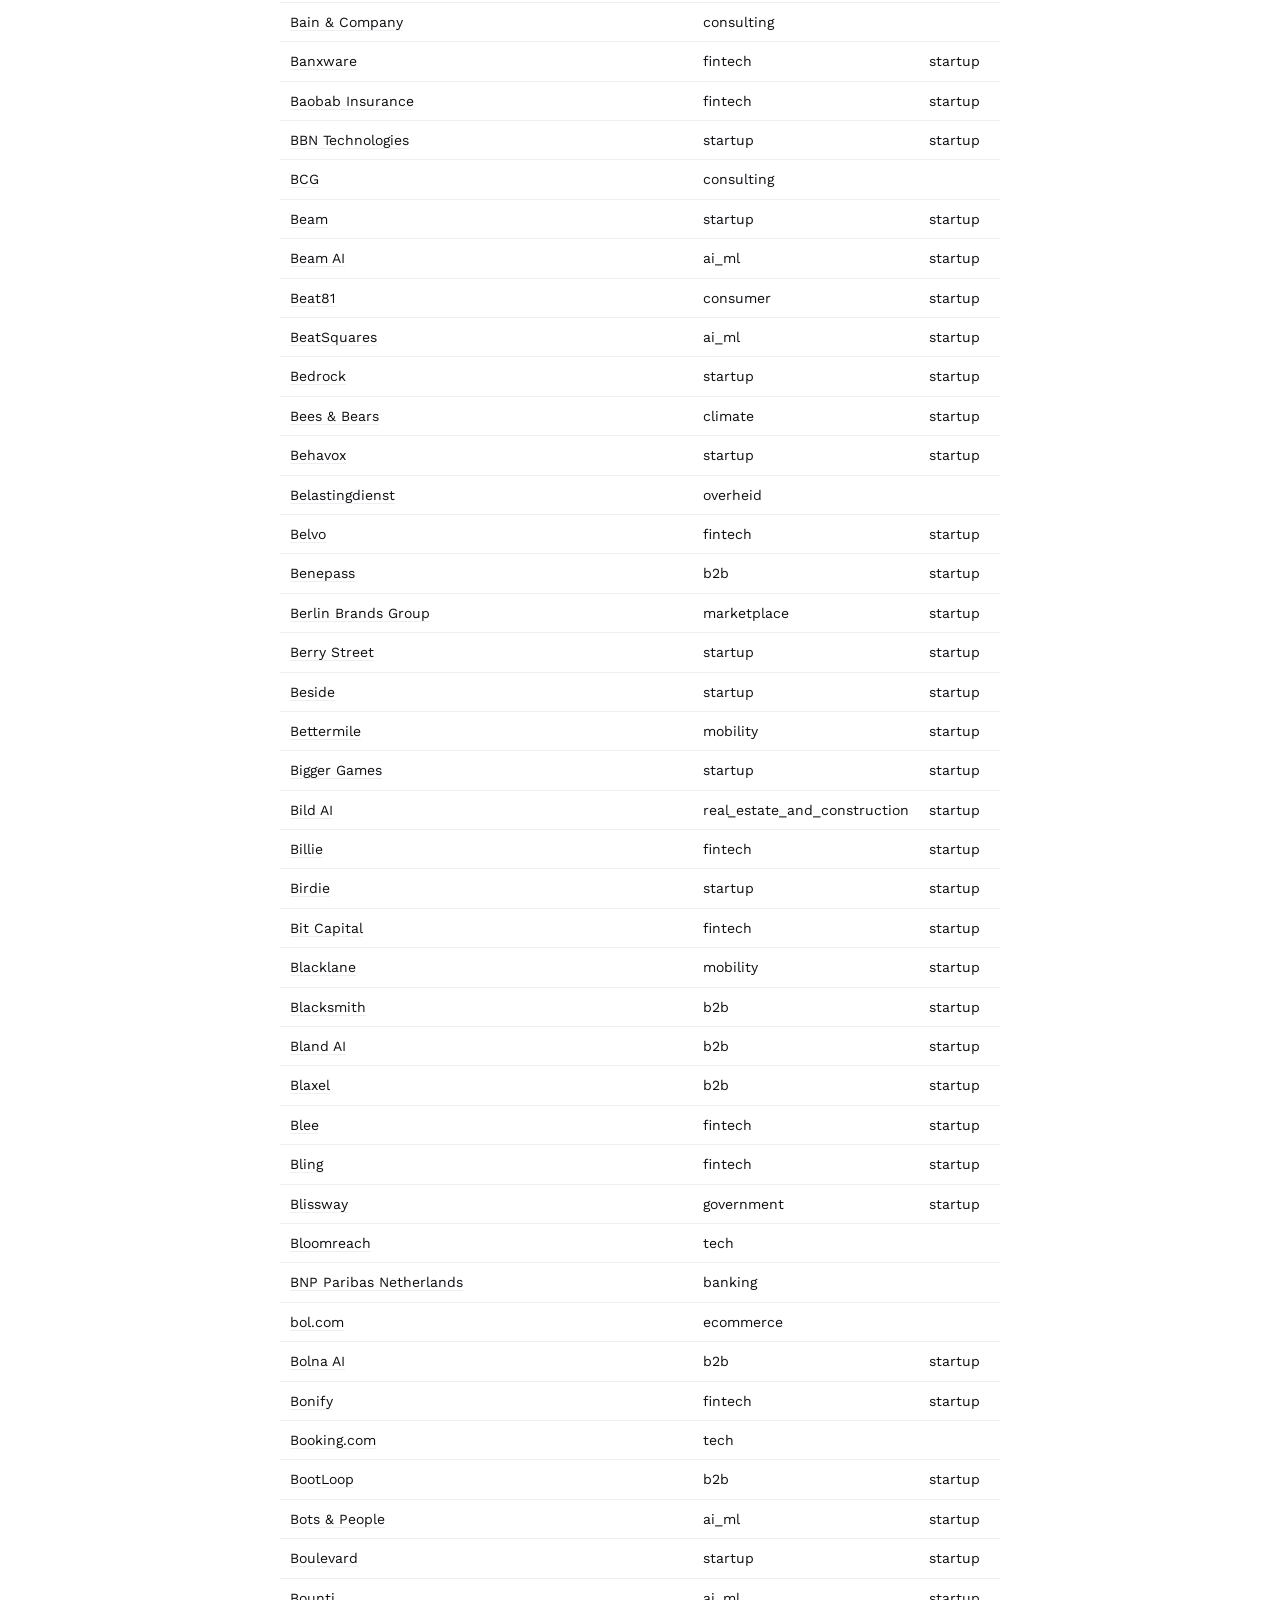
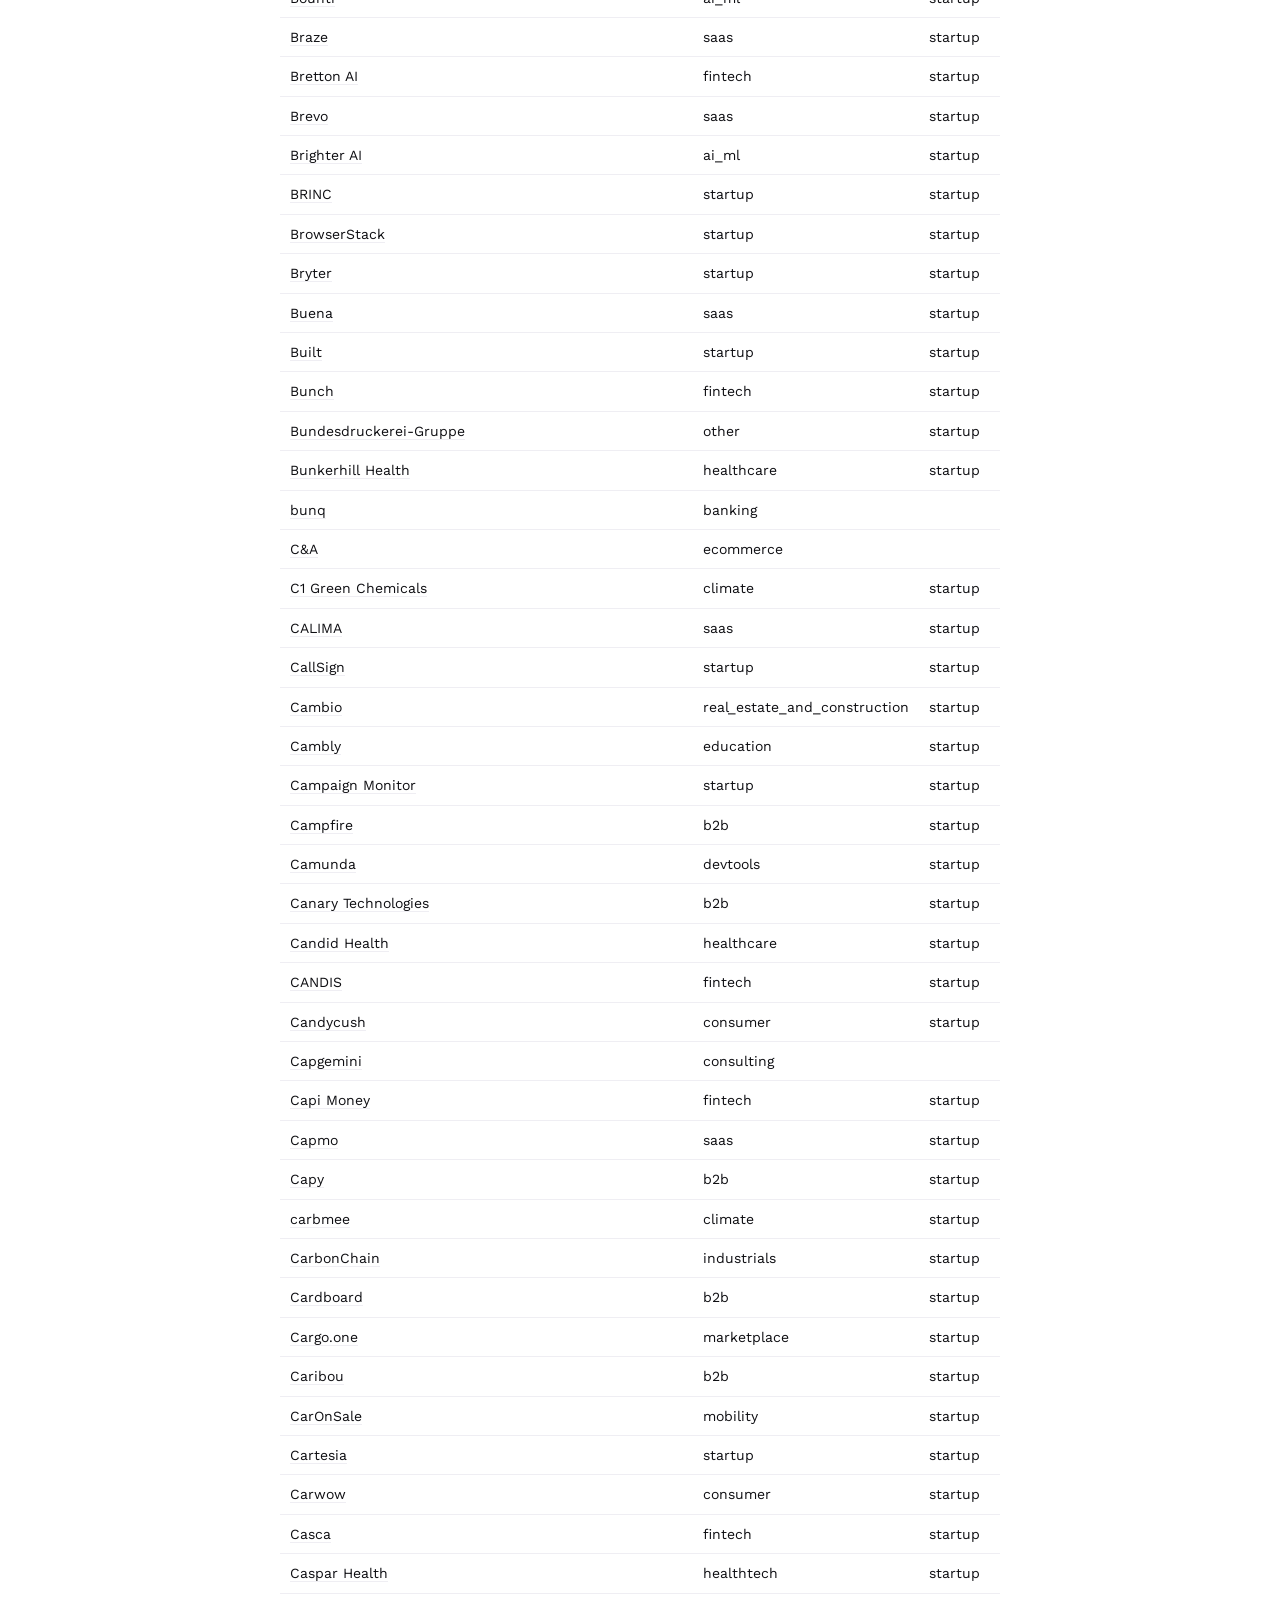
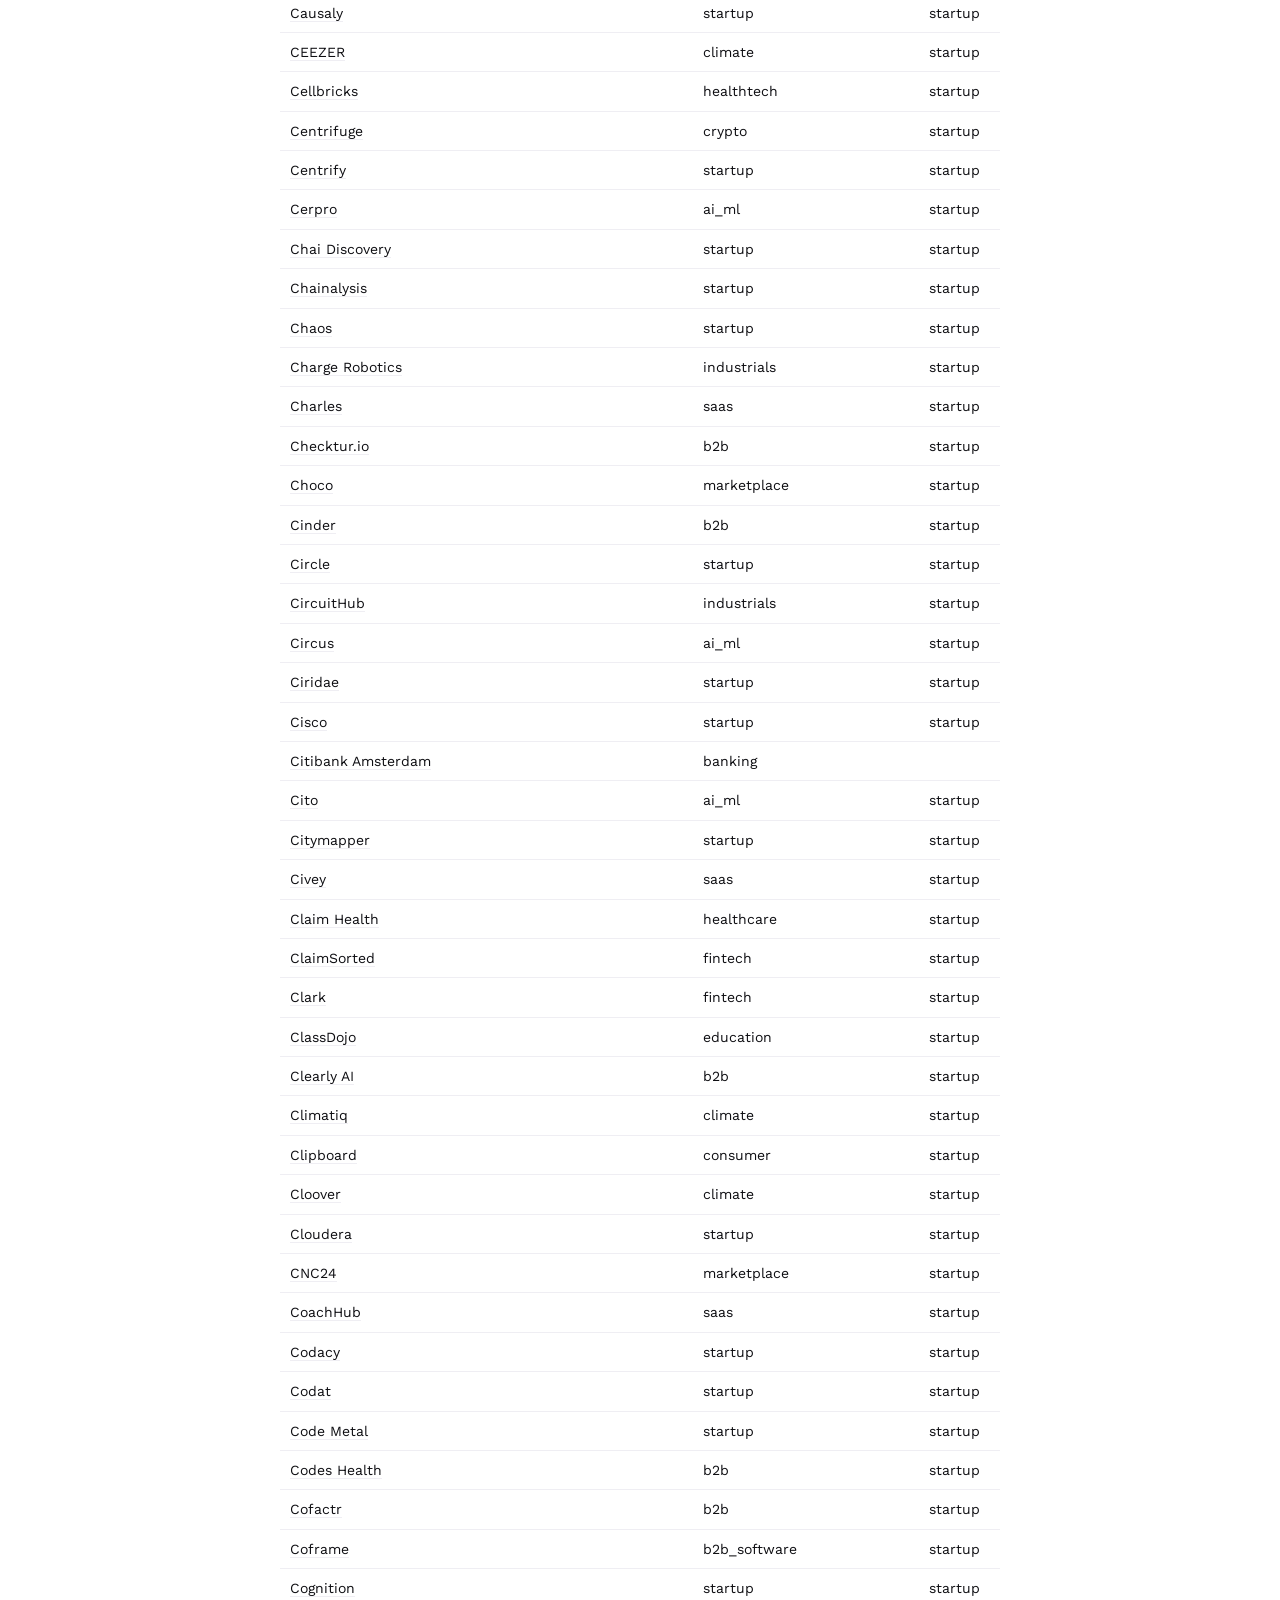
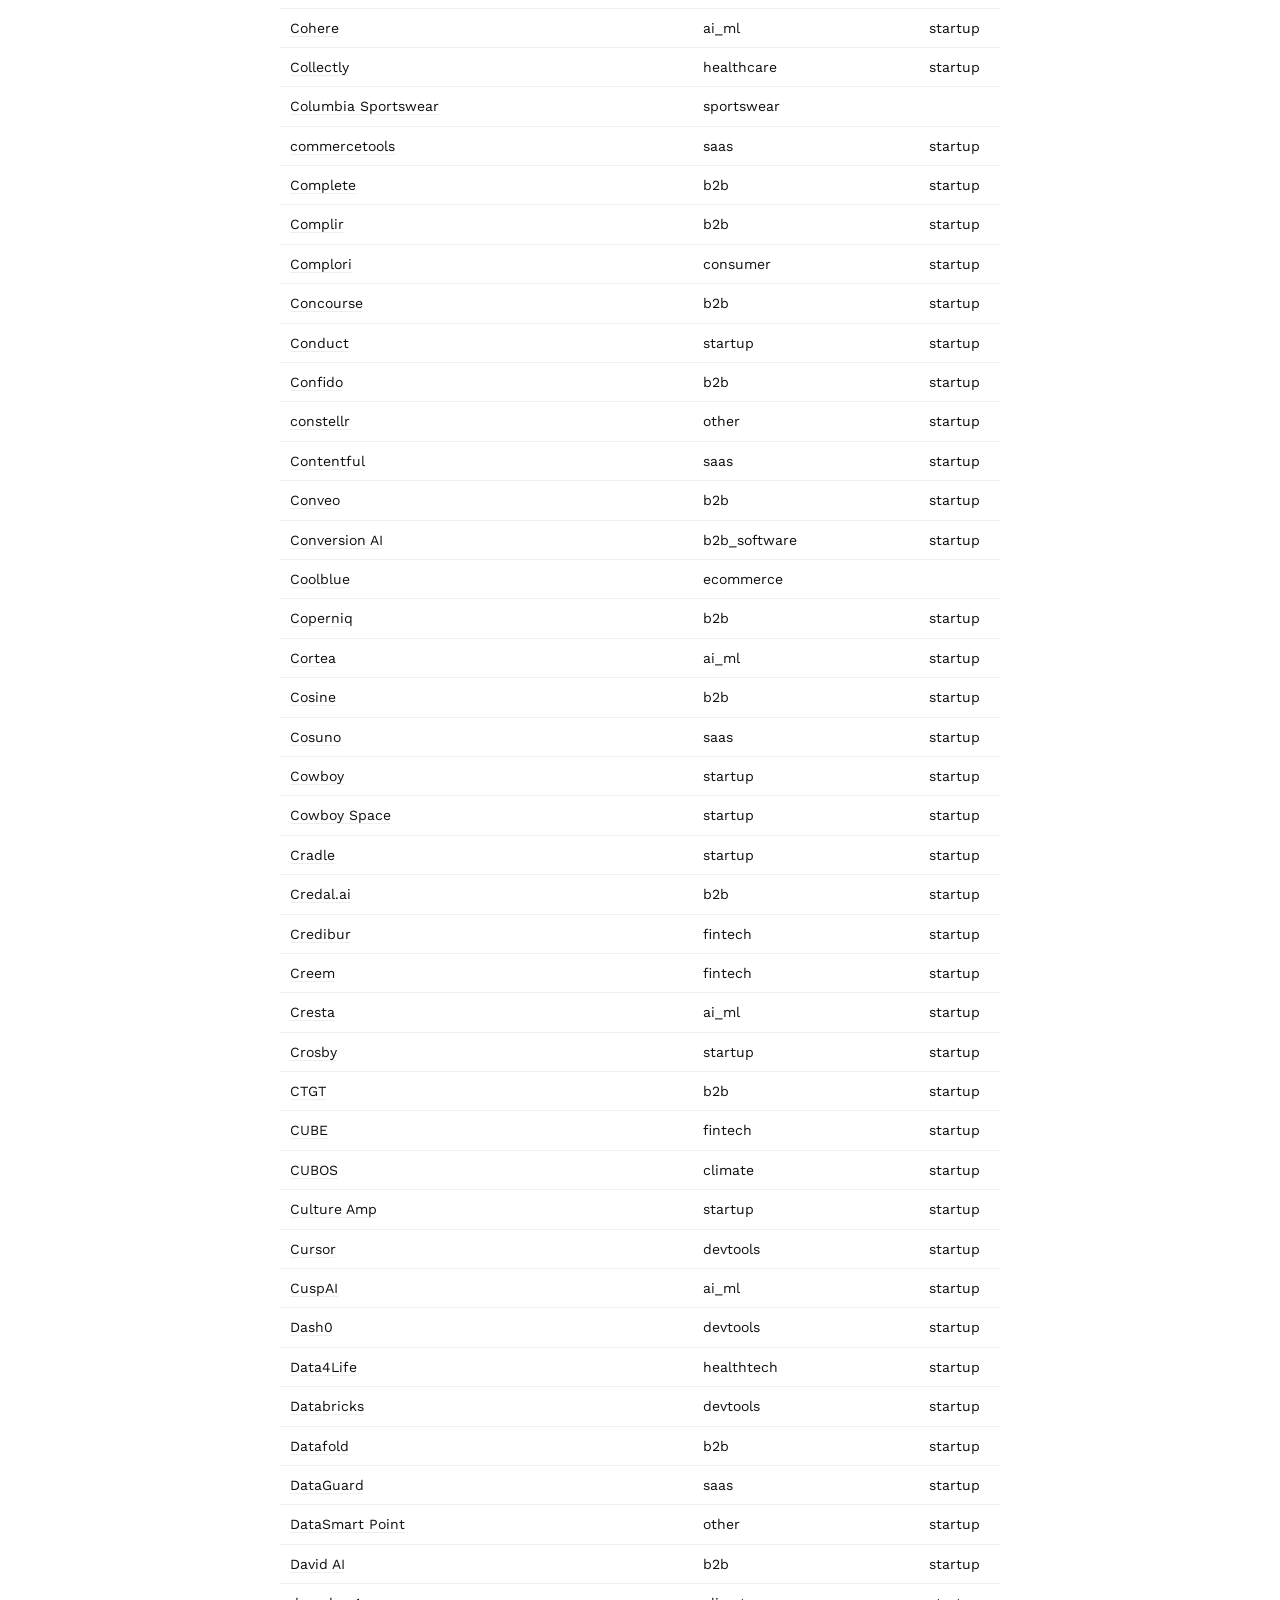
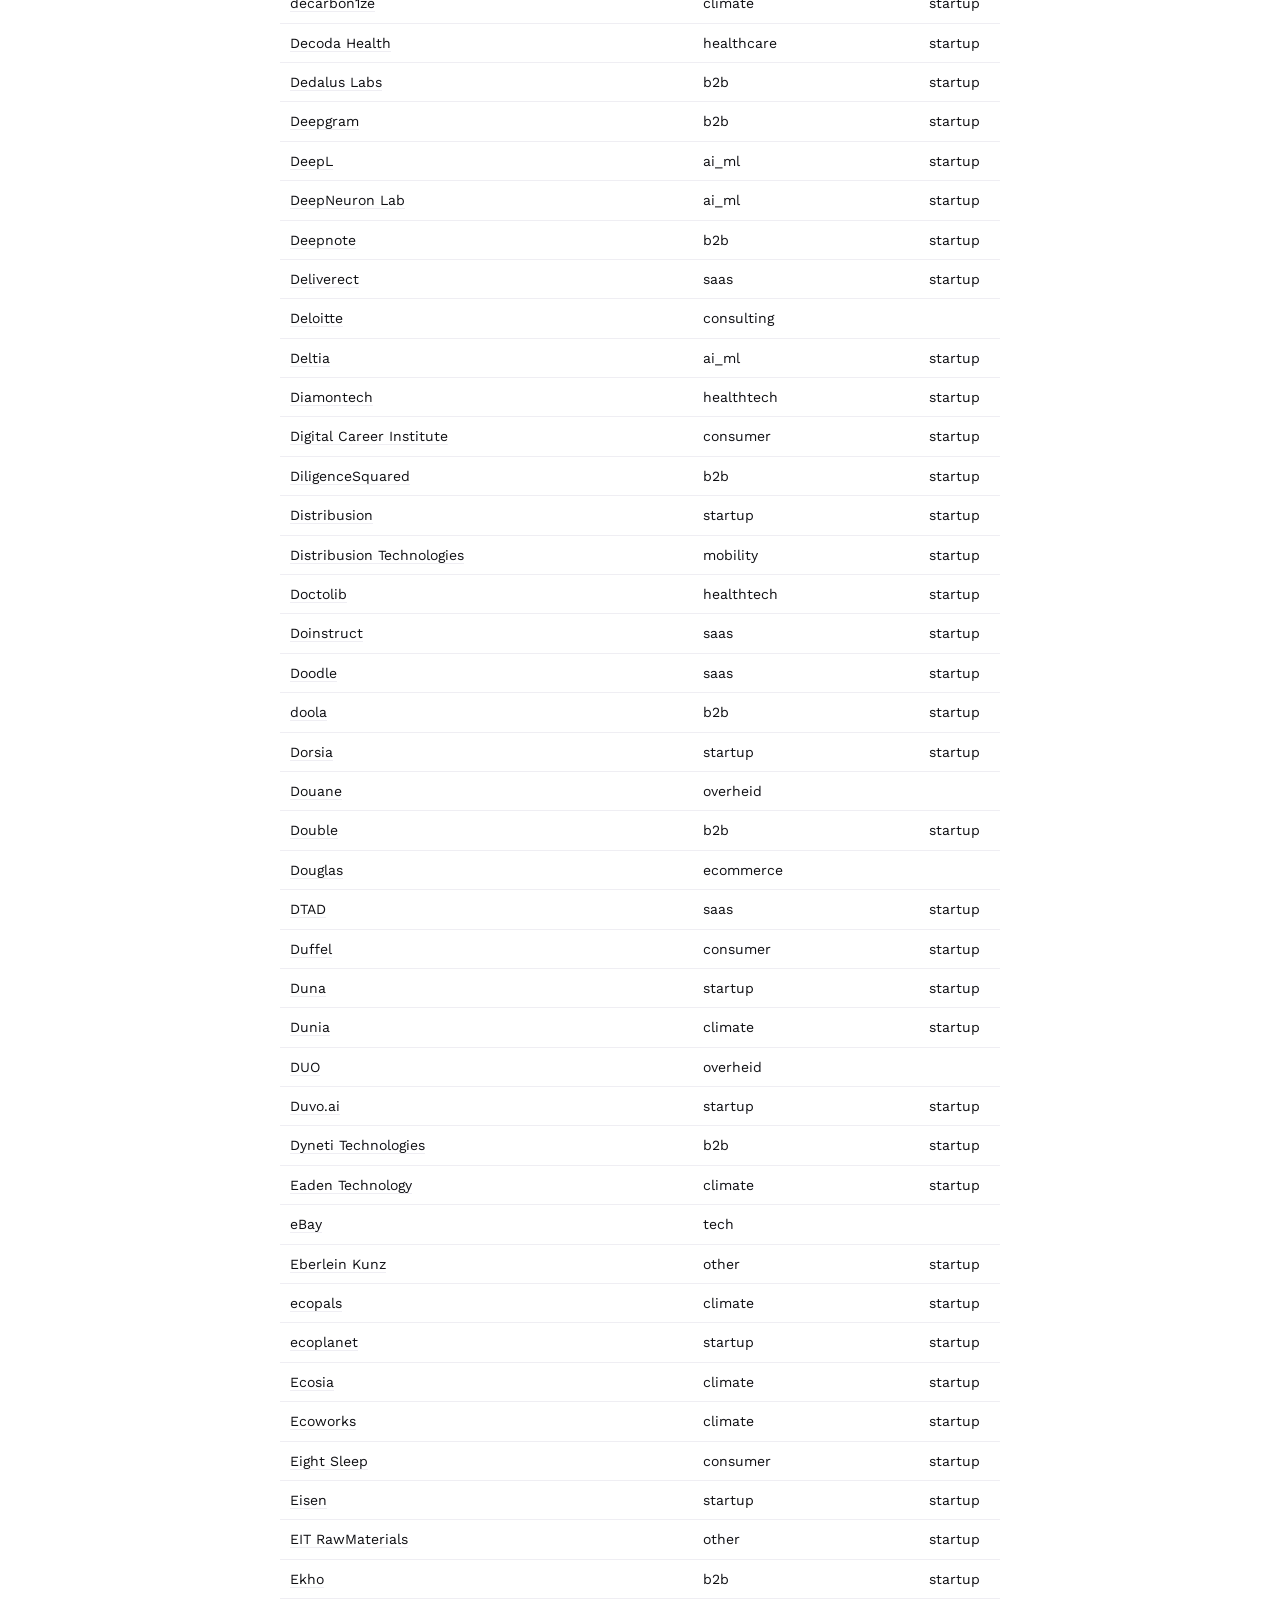
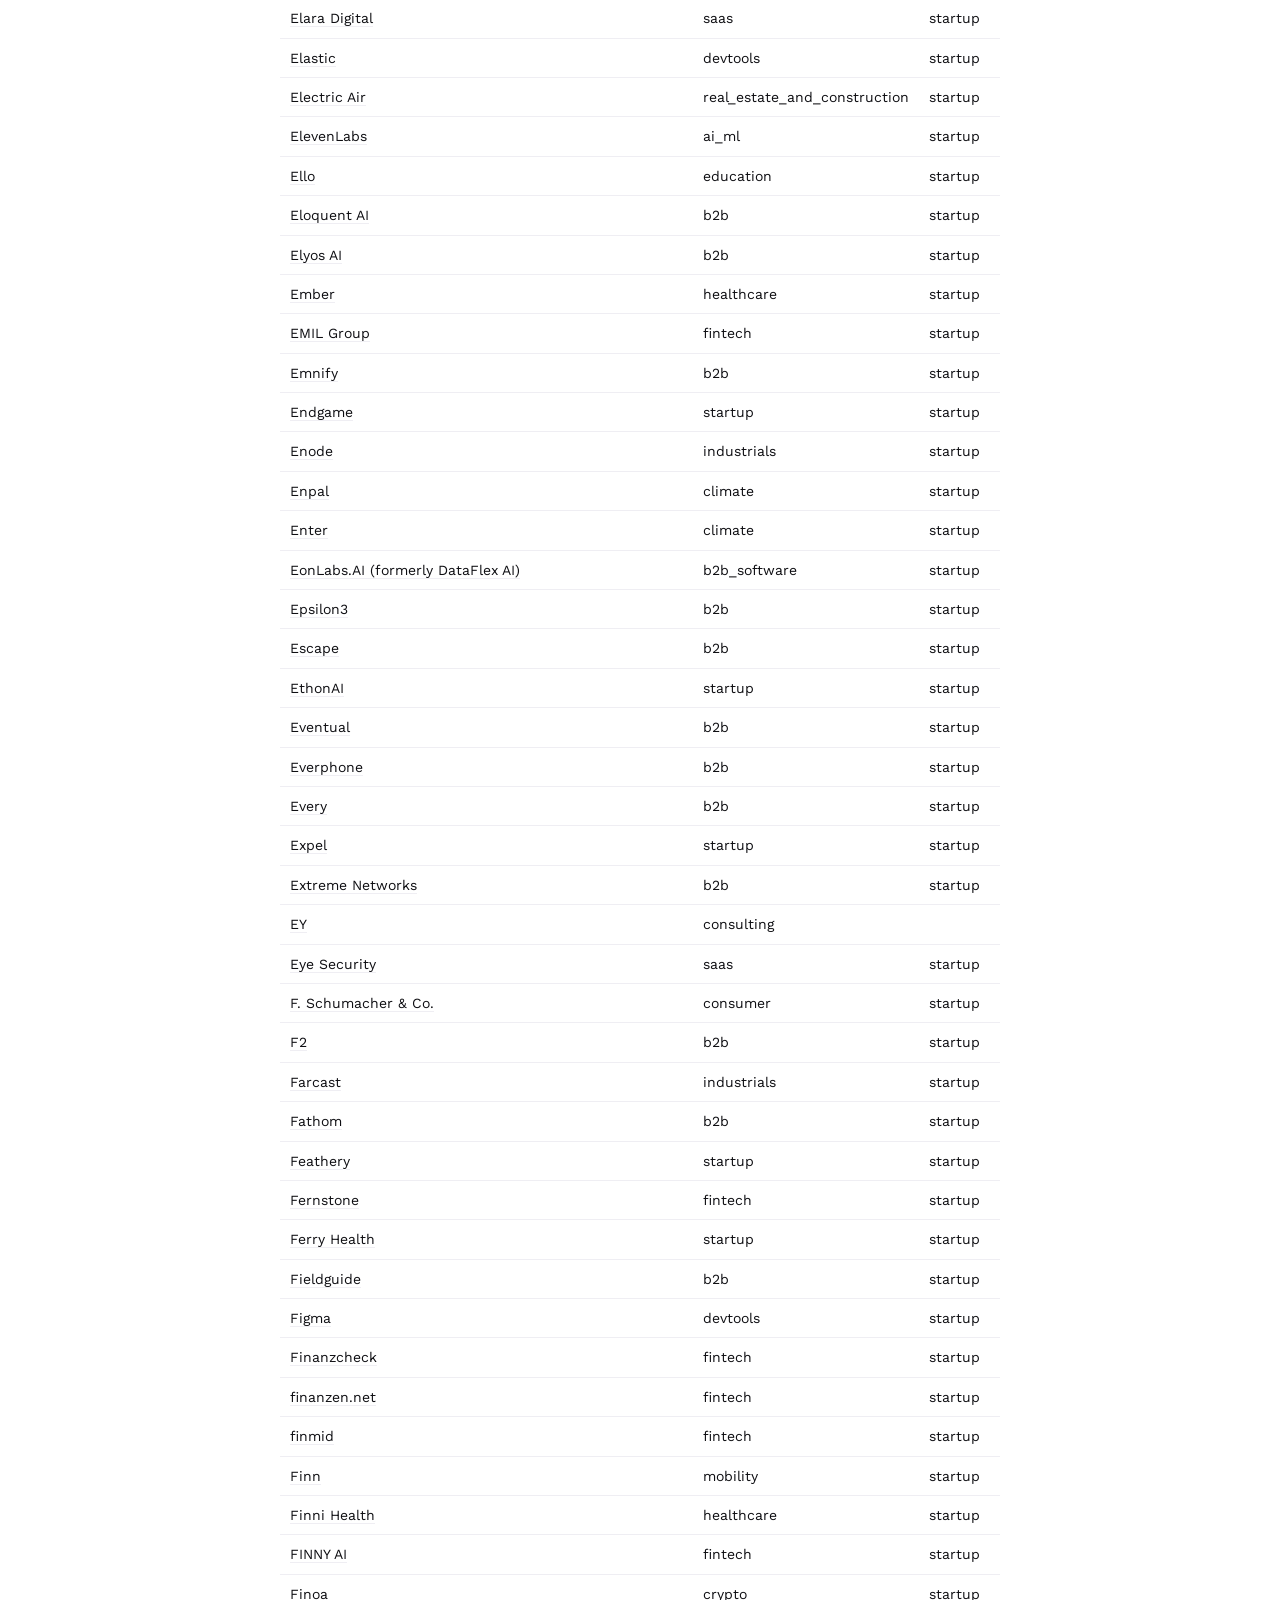
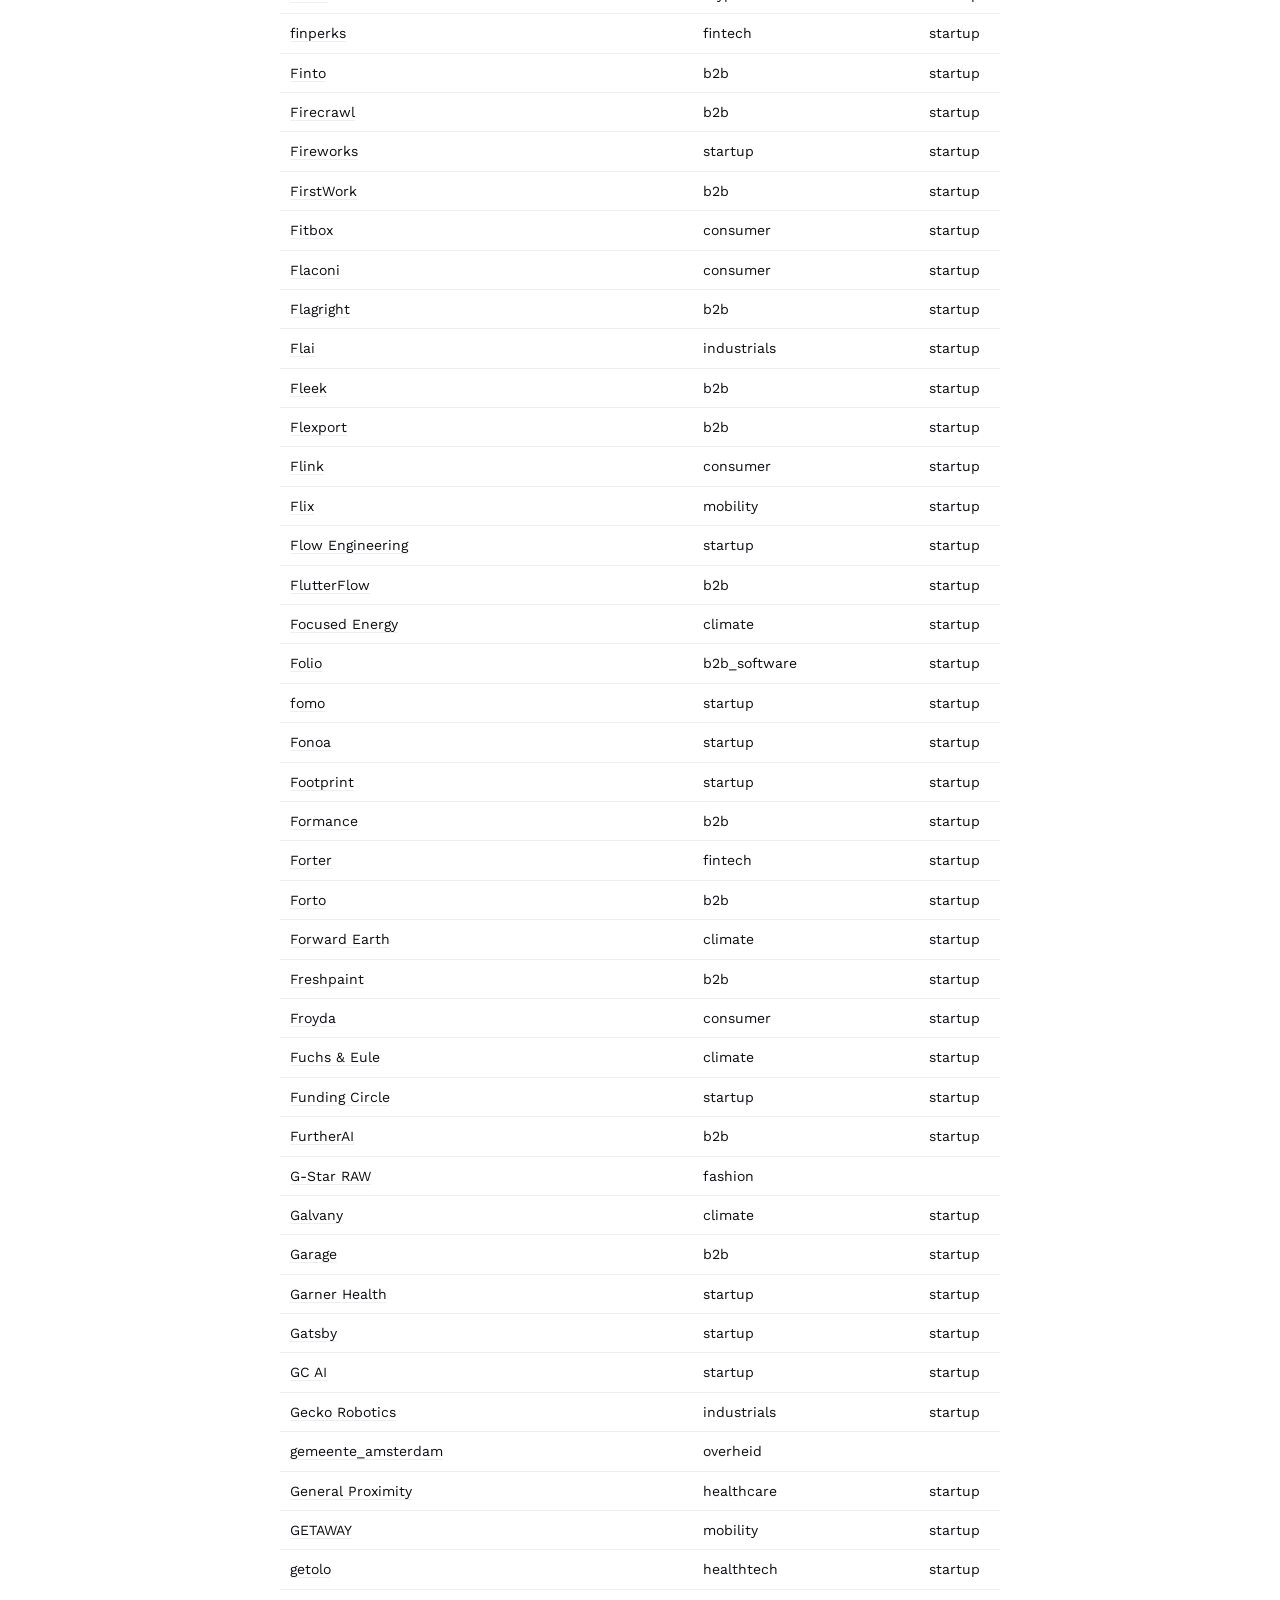
<file: companies.html>
<!doctype html>
<html lang="en">
<head>
  <meta charset="utf-8">
  <meta name="viewport" content="width=device-width, initial-scale=1">
  <link rel="icon" type="image/svg+xml" href="/favicon.svg">
  <link rel="icon" href="/favicon.ico" sizes="32x32">
  <link rel="apple-touch-icon" href="/apple-touch-icon.png">
  <title>12GetAJob Companies</title>
  <meta name="description" content="Companies 12GetAJob tracks for job listings.">
  <meta name="theme-color" content="#0e0e12" media="(prefers-color-scheme: light)">
  <meta name="theme-color" content="#0b0b0d" media="(prefers-color-scheme: dark)">
  <meta name="color-scheme" content="light dark">
  <meta property="og:type" content="website">
  <meta property="og:url" content="https://12getajob.com/companies">
  <meta property="og:title" content="12GetAJob Companies">
  <meta property="og:description" content="Companies 12GetAJob tracks for job listings.">
  <link rel="canonical" href="https://12getajob.com/companies">
  <link rel="preconnect" href="https://fonts.googleapis.com">
  <link rel="preconnect" href="https://fonts.gstatic.com" crossorigin>
  <link href="https://fonts.googleapis.com/css2?family=Outfit:wght@500;600;700&family=Work+Sans:wght@400;500;600&display=swap" rel="stylesheet">
  <link rel="stylesheet" href="/assets/style.css?v=10">
  <script type="module" src="/assets/analytics.js"></script>
  <style>
    .skip-link {
      position: absolute;
      left: -9999px;
      top: 0;
      padding: 0.5em 1em;
      background: #fff;
      color: #000;
      z-index: 100;
    }
    .skip-link:focus {
      left: 0.5em;
      top: 0.5em;
    }
    .sr-only {
      position: absolute;
      width: 1px;
      height: 1px;
      padding: 0;
      margin: -1px;
      overflow: hidden;
      clip: rect(0, 0, 0, 0);
      white-space: nowrap;
      border: 0;
    }
  </style>
</head>
<body>
  <a href="#main-content" class="skip-link">Skip to main content</a>
  <div class="wrap">
    <header class="site-header">
      <a href="/">12GetAJob</a>
      <nav>
        <a href="/jobs">Jobs</a>
        <a href="/companies">Companies</a>
        <a href="/alerts">Alerts</a>
        <a href="/developers">For developers</a>
      </nav>
    </header>

    <main id="main-content">
      <h1>Companies</h1>
      <p class="tagline"><span id="count">1074</span> of 1074 companies 12GetAJob tracks for job listings, from large employers to startups and scale-ups.</p>

      <div class="filters">
        <input type="search" id="q" placeholder="Search company or category&hellip;" aria-label="Search company or category">
        <select id="segment-filter" aria-label="Filter by segment">
          <option value="">All segments</option>
          <option value="startup">Startups &amp; scale-ups</option>
          <option value="__established__">Established</option>
        </select>
        <select id="category-filter" aria-label="Filter by category">
          <option value="">All categories</option>
        <option value="ai_ml">ai_ml</option>
        <option value="b2b">b2b</option>
        <option value="b2b_software">b2b_software</option>
        <option value="banking">banking</option>
        <option value="beauty">beauty</option>
        <option value="climate">climate</option>
        <option value="consulting">consulting</option>
        <option value="consumer">consumer</option>
        <option value="consumertech">consumertech</option>
        <option value="crypto">crypto</option>
        <option value="devtools">devtools</option>
        <option value="ecommerce">ecommerce</option>
        <option value="education">education</option>
        <option value="energy_and_climatetech">energy_and_climatetech</option>
        <option value="enterprise">enterprise</option>
        <option value="fashion">fashion</option>
        <option value="fintech">fintech</option>
        <option value="fmcg">fmcg</option>
        <option value="government">government</option>
        <option value="health_and_biotech">health_and_biotech</option>
        <option value="healthcare">healthcare</option>
        <option value="healthtech">healthtech</option>
        <option value="industrials">industrials</option>
        <option value="insurance">insurance</option>
        <option value="marketplace">marketplace</option>
        <option value="mobility">mobility</option>
        <option value="other">other</option>
        <option value="overheid">overheid</option>
        <option value="pharma">pharma</option>
        <option value="real_estate_and_construction">real_estate_and_construction</option>
        <option value="resilience">resilience</option>
        <option value="saas">saas</option>
        <option value="semiconductor">semiconductor</option>
        <option value="sportswear">sportswear</option>
        <option value="staffing">staffing</option>
        <option value="startup">startup</option>
        <option value="tech">tech</option>
        <option value="telecom">telecom</option>
        </select>
      </div>

      <table id="companies-table">
        <caption class="sr-only">Companies 12GetAJob tracks for job listings</caption>
        <tr><th scope="col">Company</th><th scope="col">Category</th><th scope="col">Segment</th></tr>
      <tr data-name="100ms" data-category="startup" data-segment="startup"><td><a href="https://www.100ms.live/">100ms</a></td><td>startup</td><td>startup</td></tr>
      <tr data-name="1komma5" data-category="climate" data-segment="startup"><td><a href="https://1komma5grad.jobs.personio.de">1KOMMA5</a></td><td>climate</td><td>startup</td></tr>
      <tr data-name="1password" data-category="startup" data-segment="startup"><td><a href="https://1password.com/careers">1Password</a></td><td>startup</td><td>startup</td></tr>
      <tr data-name="1x" data-category="startup" data-segment="startup"><td><a href="https://www.1x.tech/careers">1X</a></td><td>startup</td><td>startup</td></tr>
      <tr data-name="7ai" data-category="startup" data-segment="startup"><td><a href="https://7ai.com/careers">7AI</a></td><td>startup</td><td>startup</td></tr>
      <tr data-name="7learnings" data-category="ai_ml" data-segment="startup"><td><a href="https://7learnings.jobs.personio.de">7Learnings</a></td><td>ai_ml</td><td>startup</td></tr>
      <tr data-name="9 mothers" data-category="industrials" data-segment="startup"><td><a href="https://9mothers.com/">9 Mothers</a></td><td>industrials</td><td>startup</td></tr>
      <tr data-name="abacum" data-category="b2b" data-segment="startup"><td><a href="https://www.abacum.ai/company/careers">Abacum</a></td><td>b2b</td><td>startup</td></tr>
      <tr data-name="abn amro" data-category="banking" data-segment=""><td><a href="https://www.werkenbijabnamro.nl/vacatures">ABN AMRO</a></td><td>banking</td><td></td></tr>
      <tr data-name="about you" data-category="fashion" data-segment=""><td><a href="https://careers.smartrecruiters.com/aboutyougmbh">About You</a></td><td>fashion</td><td></td></tr>
      <tr data-name="abundant" data-category="b2b" data-segment="startup"><td><a href="https://www.abundant.ai/">Abundant</a></td><td>b2b</td><td>startup</td></tr>
      <tr data-name="accenture" data-category="consulting" data-segment=""><td><a href="https://www.accenture.com/nl-en/careers/jobsearch">Accenture</a></td><td>consulting</td><td></td></tr>
      <tr data-name="accord" data-category="b2b" data-segment="startup"><td><a href="https://inaccord.com/company/about#careers">Accord</a></td><td>b2b</td><td>startup</td></tr>
      <tr data-name="acemate" data-category="ai_ml" data-segment="startup"><td><a href="https://join.com/companies/144453">acemate</a></td><td>ai_ml</td><td>startup</td></tr>
      <tr data-name="acker" data-category="climate" data-segment="startup"><td><a href="https://acker.jobs.personio.de">Acker</a></td><td>climate</td><td>startup</td></tr>
      <tr data-name="action" data-category="ecommerce" data-segment=""><td><a href="https://nl.action.jobs/vacatures/kantoor">Action</a></td><td>ecommerce</td><td></td></tr>
      <tr data-name="acto" data-category="ai_ml" data-segment="startup"><td><a href="https://acto.jobs.personio.de">Acto</a></td><td>ai_ml</td><td>startup</td></tr>
      <tr data-name="adaptyv" data-category="healthcare" data-segment="startup"><td><a href="https://www.adaptyvbio.com/careers">Adaptyv</a></td><td>healthcare</td><td>startup</td></tr>
      <tr data-name="adidas" data-category="sportswear" data-segment=""><td><a href="https://careers.adidas-group.com/jobs">adidas</a></td><td>sportswear</td><td></td></tr>
      <tr data-name="adobe" data-category="tech" data-segment=""><td><a href="https://adobe.wd5.myworkdayjobs.com/external_experienced">Adobe</a></td><td>tech</td><td></td></tr>
      <tr data-name="adsquare" data-category="other" data-segment="startup"><td><a href="https://adsquare.jobs.personio.de">Adsquare</a></td><td>other</td><td>startup</td></tr>
      <tr data-name="adyen" data-category="tech" data-segment=""><td><a href="https://careers.adyen.com/vacancies">Adyen</a></td><td>tech</td><td></td></tr>
      <tr data-name="afilio" data-category="fintech" data-segment="startup"><td><a href="https://afilio.jobs.personio.de">Afilio</a></td><td>fintech</td><td>startup</td></tr>
      <tr data-name="afterquery" data-category="b2b" data-segment="startup"><td><a href="https://www.afterquery.com/careers">AfterQuery</a></td><td>b2b</td><td>startup</td></tr>
      <tr data-name="agave" data-category="b2b" data-segment="startup"><td><a href="https://useagave.com/careers">Agave</a></td><td>b2b</td><td>startup</td></tr>
      <tr data-name="agave games" data-category="consumer" data-segment="startup"><td><a href="https://www.agavegames.com/careers">Agave Games</a></td><td>consumer</td><td>startup</td></tr>
      <tr data-name="agentio" data-category="b2b_software" data-segment="startup"><td><a href="https://www.agentio.com:443/careers">Agentio</a></td><td>b2b_software</td><td>startup</td></tr>
      <tr data-name="agentmail" data-category="b2b" data-segment="startup"><td><a href="https://www.agentmail.to/careers">AgentMail</a></td><td>b2b</td><td>startup</td></tr>
      <tr data-name="agicap" data-category="fintech" data-segment="startup"><td><a href="https://jobs.lever.co/agicap">Agicap</a></td><td>fintech</td><td>startup</td></tr>
      <tr data-name="ahold delhaize" data-category="fmcg" data-segment=""><td><a href="https://careers.aholddelhaize.com/vacancies">Ahold Delhaize</a></td><td>fmcg</td><td></td></tr>
      <tr data-name="ai-coustics" data-category="ai_ml" data-segment="startup"><td><a href="https://join.com/companies/61468">AI-coustics</a></td><td>ai_ml</td><td>startup</td></tr>
      <tr data-name="aignostics" data-category="healthtech" data-segment="startup"><td><a href="https://aignostics.teamtailor.com">Aignostics</a></td><td>healthtech</td><td>startup</td></tr>
      <tr data-name="aios medical" data-category="healthtech" data-segment="startup"><td><a href="https://aios.jobs.personio.de">Aios Medical</a></td><td>healthtech</td><td>startup</td></tr>
      <tr data-name="aiprise" data-category="fintech" data-segment="startup"><td><a href="https://www.aiprise.com/">AiPrise</a></td><td>fintech</td><td>startup</td></tr>
      <tr data-name="airalo" data-category="consumertech" data-segment="startup"><td><a href="https://www.airalo.com/airalo-careers/job-vacancies">Airalo</a></td><td>consumertech</td><td>startup</td></tr>
      <tr data-name="airbnb" data-category="marketplace" data-segment="startup"><td><a href="https://boards.greenhouse.io/airbnb">Airbnb</a></td><td>marketplace</td><td>startup</td></tr>
      <tr data-name="aircall" data-category="enterprise" data-segment="startup"><td><a href="https://aircall.io/careers/">Aircall</a></td><td>enterprise</td><td>startup</td></tr>
      <tr data-name="airgoods" data-category="b2b" data-segment="startup"><td><a href="https://airgoods.com/careers">Airgoods</a></td><td>b2b</td><td>startup</td></tr>
      <tr data-name="airmo" data-category="climate" data-segment="startup"><td><a href="https://airmo.jobs.personio.de">AIRMO</a></td><td>climate</td><td>startup</td></tr>
      <tr data-name="aivd" data-category="overheid" data-segment=""><td><a href="https://www.werkenvoornederland.nl/vacatures">AIVD</a></td><td>overheid</td><td></td></tr>
      <tr data-name="aivy" data-category="ai_ml" data-segment="startup"><td><a href="https://join.com/companies/13286">Aivy</a></td><td>ai_ml</td><td>startup</td></tr>
      <tr data-name="alan" data-category="startup" data-segment="startup"><td><a href="https://alan.com/">Alan</a></td><td>startup</td><td>startup</td></tr>
      <tr data-name="albert heijn" data-category="fmcg" data-segment=""><td><a href="https://werk.ah.nl/vacatures">Albert Heijn</a></td><td>fmcg</td><td></td></tr>
      <tr data-name="aleph" data-category="b2b" data-segment="startup"><td><a href="https://www.getaleph.com/careers">Aleph</a></td><td>b2b</td><td>startup</td></tr>
      <tr data-name="aleph alpha" data-category="ai_ml" data-segment="startup"><td><a href="https://jobs.ashbyhq.com/AlephAlpha">Aleph Alpha</a></td><td>ai_ml</td><td>startup</td></tr>
      <tr data-name="alex" data-category="b2b" data-segment="startup"><td><a href="https://www.alex.com/careers">Alex</a></td><td>b2b</td><td>startup</td></tr>
      <tr data-name="allara" data-category="startup" data-segment="startup"><td><a href="https://www.allarahealth.com/careers">Allara</a></td><td>startup</td><td>startup</td></tr>
      <tr data-name="almedia" data-category="ai_ml" data-segment="startup"><td><a href="https://jobs.ashbyhq.com/almedia">Almedia</a></td><td>ai_ml</td><td>startup</td></tr>
      <tr data-name="alpaca" data-category="fintech" data-segment="startup"><td><a href="https://alpaca.markets/hiring">Alpaca</a></td><td>fintech</td><td>startup</td></tr>
      <tr data-name="amazon nl" data-category="tech" data-segment=""><td><a href="https://www.amazon.jobs/en/location/netherlands">Amazon NL</a></td><td>tech</td><td></td></tr>
      <tr data-name="ambient.ai" data-category="b2b" data-segment="startup"><td><a href="https://www.ambient.ai/careers">Ambient.ai</a></td><td>b2b</td><td>startup</td></tr>
      <tr data-name="amboss" data-category="healthtech" data-segment="startup"><td><a href="https://jobs.ashbyhq.com/amboss">AMBOSS</a></td><td>healthtech</td><td>startup</td></tr>
      <tr data-name="ambral" data-category="b2b" data-segment="startup"><td><a href="https://www.ambral.com/">Ambral</a></td><td>b2b</td><td>startup</td></tr>
      <tr data-name="american express benelux" data-category="banking" data-segment=""><td><a href="https://careers.americanexpress.com/en/sites/CX_1/jobs">American Express Benelux</a></td><td>banking</td><td></td></tr>
      <tr data-name="american housing corp" data-category="industrials" data-segment="startup"><td><a href="https://www.americanhousing.com/careers">American Housing Corp</a></td><td>industrials</td><td>startup</td></tr>
      <tr data-name="amperecloud" data-category="climate" data-segment="startup"><td><a href="https://amperecloud.recruitee.com">Amperecloud</a></td><td>climate</td><td>startup</td></tr>
      <tr data-name="amplitude" data-category="b2b" data-segment="startup"><td><a href="https://amplitude.com/careers">Amplitude</a></td><td>b2b</td><td>startup</td></tr>
      <tr data-name="ampool" data-category="startup" data-segment="startup"><td><a href="https://careers.hpe.com/us/en">Ampool</a></td><td>startup</td><td>startup</td></tr>
      <tr data-name="andercore" data-category="fintech" data-segment="startup"><td><a href="https://jobs.ashbyhq.com/andercore">Andercore</a></td><td>fintech</td><td>startup</td></tr>
      <tr data-name="ando" data-category="startup" data-segment="startup"><td><a href="https://www.ando.so/">Ando</a></td><td>startup</td><td>startup</td></tr>
      <tr data-name="angi" data-category="marketplace" data-segment="startup"><td><a href="https://jobs.ashbyhq.com/angi">Angi</a></td><td>marketplace</td><td>startup</td></tr>
      <tr data-name="anima" data-category="healthcare" data-segment="startup"><td><a href="https://www.animahealth.com/careers">Anima</a></td><td>healthcare</td><td>startup</td></tr>
      <tr data-name="anine bing" data-category="startup" data-segment="startup"><td><a href="https://www.aninebing.com/">Anine Bing</a></td><td>startup</td><td>startup</td></tr>
      <tr data-name="ankar.ai" data-category="startup" data-segment="startup"><td><a href="https://ankar.ai/careers">ankar.ai</a></td><td>startup</td><td>startup</td></tr>
      <tr data-name="ankorstore" data-category="startup" data-segment="startup"><td><a href="https://my.ankorstore.com/join-us/en">Ankorstore</a></td><td>startup</td><td>startup</td></tr>
      <tr data-name="anrok" data-category="startup" data-segment="startup"><td><a href="https://www.anrok.com/careers">Anrok</a></td><td>startup</td><td>startup</td></tr>
      <tr data-name="answerthis" data-category="consumer" data-segment="startup"><td><a href="https://careers.answerthis.io/">AnswerThis</a></td><td>consumer</td><td>startup</td></tr>
      <tr data-name="anthropic" data-category="tech" data-segment=""><td><a href="https://www.anthropic.com/jobs">Anthropic</a></td><td>tech</td><td></td></tr>
      <tr data-name="anton" data-category="consumer" data-segment="startup"><td><a href="https://anton.jobs.personio.de">Anton</a></td><td>consumer</td><td>startup</td></tr>
      <tr data-name="anwb" data-category="mobility" data-segment=""><td><a href="https://www.werkenbijanwb.nl/vacatures">ANWB</a></td><td>mobility</td><td></td></tr>
      <tr data-name="anytax" data-category="fintech" data-segment="startup"><td><a href="https://join.com/companies/154204">AnyTax</a></td><td>fintech</td><td>startup</td></tr>
      <tr data-name="apaleo" data-category="saas" data-segment="startup"><td><a href="https://boards.greenhouse.io/apaleo">Apaleo</a></td><td>saas</td><td>startup</td></tr>
      <tr data-name="apheris" data-category="ai_ml" data-segment="startup"><td><a href="https://apheris.jobs.personio.de">Apheris</a></td><td>ai_ml</td><td>startup</td></tr>
      <tr data-name="apolink" data-category="industrials" data-segment="startup"><td><a href="https://jobs.ashbyhq.com/apolink">Apolink</a></td><td>industrials</td><td>startup</td></tr>
      <tr data-name="apollo" data-category="b2b" data-segment="startup"><td><a href="https://www.apollographql.com/careers">Apollo</a></td><td>b2b</td><td>startup</td></tr>
      <tr data-name="applovin" data-category="b2b" data-segment="startup"><td><a href="https://boards.greenhouse.io/applovin">AppLovin</a></td><td>b2b</td><td>startup</td></tr>
      <tr data-name="applyboard inc." data-category="startup" data-segment="startup"><td><a href="https://www.applyboard.com/careers">ApplyBoard Inc.</a></td><td>startup</td><td>startup</td></tr>
      <tr data-name="apriwell" data-category="consumer" data-segment="startup"><td><a href="https://join.com/companies/161321">Apriwell</a></td><td>consumer</td><td>startup</td></tr>
      <tr data-name="apron" data-category="startup" data-segment="startup"><td><a href="https://getapron.com/careers">Apron</a></td><td>startup</td><td>startup</td></tr>
      <tr data-name="arca" data-category="startup" data-segment="startup"><td><a href="https://jobs.ashbyhq.com/arca">Arca</a></td><td>startup</td><td>startup</td></tr>
      <tr data-name="arini" data-category="healthcare" data-segment="startup"><td><a href="https://www.arini.ai/careers">Arini</a></td><td>healthcare</td><td>startup</td></tr>
      <tr data-name="arketa" data-category="b2b" data-segment="startup"><td><a href="https://www.arketa.com/careers">Arketa</a></td><td>b2b</td><td>startup</td></tr>
      <tr data-name="arondite" data-category="startup" data-segment="startup"><td><a href="https://www.arondite.com/">Arondite</a></td><td>startup</td><td>startup</td></tr>
      <tr data-name="aroundhome" data-category="marketplace" data-segment="startup"><td><a href="https://aroundhome.jobs.personio.de">Aroundhome</a></td><td>marketplace</td><td>startup</td></tr>
      <tr data-name="arq" data-category="fintech" data-segment="startup"><td><a href="https://www.arqfinance.com/en-MX/careers">ARQ</a></td><td>fintech</td><td>startup</td></tr>
      <tr data-name="arthurai" data-category="startup" data-segment="startup"><td><a href="https://www.arthur.ai/careers">ArthurAI</a></td><td>startup</td><td>startup</td></tr>
      <tr data-name="artie" data-category="b2b" data-segment="startup"><td><a href="https://www.artie.com/careers">Artie</a></td><td>b2b</td><td>startup</td></tr>
      <tr data-name="artos" data-category="b2b" data-segment="startup"><td><a href="https://www.artosai.com/">Artos</a></td><td>b2b</td><td>startup</td></tr>
      <tr data-name="arvana" data-category="b2b" data-segment="startup"><td><a href="https://join.com/companies/76508">Arvana</a></td><td>b2b</td><td>startup</td></tr>
      <tr data-name="ascend" data-category="startup" data-segment="startup"><td><a href="https://www.useascend.com/careers">Ascend</a></td><td>startup</td><td>startup</td></tr>
      <tr data-name="asics" data-category="sportswear" data-segment=""><td><a href="https://careers.smartrecruiters.com/ASICS">ASICS</a></td><td>sportswear</td><td></td></tr>
      <tr data-name="asn bank" data-category="banking" data-segment=""><td><a href="https://werkenbij.devolksbank.nl/nl/nl/search-results">ASN Bank</a></td><td>banking</td><td></td></tr>
      <tr data-name="assemblyai" data-category="b2b" data-segment="startup"><td><a href="https://www.assemblyai.com/careers">AssemblyAI</a></td><td>b2b</td><td>startup</td></tr>
      <tr data-name="astranis" data-category="industrials" data-segment="startup"><td><a href="https://www.astranis.com/careers">Astranis</a></td><td>industrials</td><td>startup</td></tr>
      <tr data-name="astro mechanica" data-category="industrials" data-segment="startup"><td><a href="https://www.astromecha.co/careers">Astro Mechanica</a></td><td>industrials</td><td>startup</td></tr>
      <tr data-name="athenahq" data-category="b2b" data-segment="startup"><td><a href="https://athenahq.ai/careers">AthenaHQ</a></td><td>b2b</td><td>startup</td></tr>
      <tr data-name="atlas" data-category="fintech" data-segment="startup"><td><a href="https://atlascard.com/">Atlas</a></td><td>fintech</td><td>startup</td></tr>
      <tr data-name="atomic" data-category="b2b" data-segment="startup"><td><a href="https://www.atomicvest.com/careers">Atomic</a></td><td>b2b</td><td>startup</td></tr>
      <tr data-name="attio" data-category="enterprise" data-segment="startup"><td><a href="https://attio.com/careers">Attio</a></td><td>enterprise</td><td>startup</td></tr>
      <tr data-name="auctor" data-category="b2b" data-segment="startup"><td><a href="https://www.getauctor.com/careers">Auctor</a></td><td>b2b</td><td>startup</td></tr>
      <tr data-name="autarc" data-category="climate" data-segment="startup"><td><a href="https://autarcenergy.jobs.personio.de">autarc</a></td><td>climate</td><td>startup</td></tr>
      <tr data-name="authzed" data-category="b2b" data-segment="startup"><td><a href="https://authzed.com/careers">authzed</a></td><td>b2b</td><td>startup</td></tr>
      <tr data-name="auto1 group" data-category="marketplace" data-segment="startup"><td><a href="https://jobs.smartrecruiters.com/auto1/">Auto1 Group</a></td><td>marketplace</td><td>startup</td></tr>
      <tr data-name="automattic" data-category="tech" data-segment=""><td><a href="https://automattic.com/jobs/">Automattic</a></td><td>tech</td><td></td></tr>
      <tr data-name="autoscout24" data-category="marketplace" data-segment="startup"><td><a href="https://boards.greenhouse.io/autoscout24">AutoScout24</a></td><td>marketplace</td><td>startup</td></tr>
      <tr data-name="avi medical" data-category="healthtech" data-segment="startup"><td><a href="https://boards.greenhouse.io/avimedical">Avi Medical</a></td><td>healthtech</td><td>startup</td></tr>
      <tr data-name="away" data-category="startup" data-segment="startup"><td><a href="https://www.awaytravel.com/pages/careers">Away</a></td><td>startup</td><td>startup</td></tr>
      <tr data-name="awin" data-category="saas" data-segment="startup"><td><a href="https://boards.greenhouse.io/awin">Awin</a></td><td>saas</td><td>startup</td></tr>
      <tr data-name="axel springer" data-category="other" data-segment="startup"><td><a href="https://jobs.smartrecruiters.com/axelspringernewsmedianational/">Axel Springer</a></td><td>other</td><td>startup</td></tr>
      <tr data-name="axel travel" data-category="consumer" data-segment="startup"><td><a href="https://helloaxel.com/en/careers">Axel Travel</a></td><td>consumer</td><td>startup</td></tr>
      <tr data-name="axle" data-category="fintech" data-segment="startup"><td><a href="https://www.axle.insure/">Axle</a></td><td>fintech</td><td>startup</td></tr>
      <tr data-name="axle health" data-category="healthcare" data-segment="startup"><td><a href="https://www.axlehealth.com/careers">Axle Health</a></td><td>healthcare</td><td>startup</td></tr>
      <tr data-name="babbel" data-category="consumer" data-segment="startup"><td><a href="https://jobs.ashbyhq.com/babbel">Babbel</a></td><td>consumer</td><td>startup</td></tr>
      <tr data-name="bain &amp; company" data-category="consulting" data-segment=""><td><a href="https://www.bain.com/careers/">Bain &amp; Company</a></td><td>consulting</td><td></td></tr>
      <tr data-name="banxware" data-category="fintech" data-segment="startup"><td><a href="https://banxware.jobs.personio.de">Banxware</a></td><td>fintech</td><td>startup</td></tr>
      <tr data-name="baobab insurance" data-category="fintech" data-segment="startup"><td><a href="https://baobabinsurancegmbh.recruitee.com">Baobab Insurance</a></td><td>fintech</td><td>startup</td></tr>
      <tr data-name="bbn technologies" data-category="startup" data-segment="startup"><td><a href="https://careers.rtx.com/global/en">BBN Technologies</a></td><td>startup</td><td>startup</td></tr>
      <tr data-name="bcg" data-category="consulting" data-segment=""><td><a href="https://careers.bcg.com/global/en/locations/the-netherlands">BCG</a></td><td>consulting</td><td></td></tr>
      <tr data-name="beam" data-category="startup" data-segment="startup"><td><a href="https://www.beamimpact.com/careers">Beam</a></td><td>startup</td><td>startup</td></tr>
      <tr data-name="beam ai" data-category="ai_ml" data-segment="startup"><td><a href="https://apply.workable.com/joinbeam/">Beam AI</a></td><td>ai_ml</td><td>startup</td></tr>
      <tr data-name="beat81" data-category="consumer" data-segment="startup"><td><a href="https://boards.greenhouse.io/beat81">Beat81</a></td><td>consumer</td><td>startup</td></tr>
      <tr data-name="beatsquares" data-category="ai_ml" data-segment="startup"><td><a href="https://beatsquares.jobs.personio.de">BeatSquares</a></td><td>ai_ml</td><td>startup</td></tr>
      <tr data-name="bedrock" data-category="startup" data-segment="startup"><td><a href="https://www.bedrockocean.com/">Bedrock</a></td><td>startup</td><td>startup</td></tr>
      <tr data-name="bees &amp; bears" data-category="climate" data-segment="startup"><td><a href="https://bees-bears-gmbh.jobs.personio.de">Bees &amp; Bears</a></td><td>climate</td><td>startup</td></tr>
      <tr data-name="behavox" data-category="startup" data-segment="startup"><td><a href="https://behavox.com:443/careers">Behavox</a></td><td>startup</td><td>startup</td></tr>
      <tr data-name="belastingdienst" data-category="overheid" data-segment=""><td><a href="https://www.werkenvoornederland.nl/vacatures">Belastingdienst</a></td><td>overheid</td><td></td></tr>
      <tr data-name="belvo" data-category="fintech" data-segment="startup"><td><a href="https://belvo.com/careers/">Belvo</a></td><td>fintech</td><td>startup</td></tr>
      <tr data-name="benepass" data-category="b2b" data-segment="startup"><td><a href="https://getbenepass.com/">Benepass</a></td><td>b2b</td><td>startup</td></tr>
      <tr data-name="berlin brands group" data-category="marketplace" data-segment="startup"><td><a href="https://bbg.jobs.personio.de">Berlin Brands Group</a></td><td>marketplace</td><td>startup</td></tr>
      <tr data-name="berry street" data-category="startup" data-segment="startup"><td><a href="https://www.berrystreet.co/">Berry Street</a></td><td>startup</td><td>startup</td></tr>
      <tr data-name="beside" data-category="startup" data-segment="startup"><td><a href="https://www.beside.com/careers">Beside</a></td><td>startup</td><td>startup</td></tr>
      <tr data-name="bettermile" data-category="mobility" data-segment="startup"><td><a href="https://jobs.ashbyhq.com/bettermile">Bettermile</a></td><td>mobility</td><td>startup</td></tr>
      <tr data-name="bigger games" data-category="startup" data-segment="startup"><td><a href="https://www.biggergames.com/">Bigger Games</a></td><td>startup</td><td>startup</td></tr>
      <tr data-name="bild ai" data-category="real_estate_and_construction" data-segment="startup"><td><a href="https://jobs.ashbyhq.com/bild-ai">Bild AI</a></td><td>real_estate_and_construction</td><td>startup</td></tr>
      <tr data-name="billie" data-category="fintech" data-segment="startup"><td><a href="https://jobs.ashbyhq.com/billie">Billie</a></td><td>fintech</td><td>startup</td></tr>
      <tr data-name="birdie" data-category="startup" data-segment="startup"><td><a href="https://www.birdie.care/join-us">Birdie</a></td><td>startup</td><td>startup</td></tr>
      <tr data-name="bit capital" data-category="fintech" data-segment="startup"><td><a href="https://bitcap.jobs.personio.de">Bit Capital</a></td><td>fintech</td><td>startup</td></tr>
      <tr data-name="blacklane" data-category="mobility" data-segment="startup"><td><a href="https://boards.greenhouse.io/blacklane">Blacklane</a></td><td>mobility</td><td>startup</td></tr>
      <tr data-name="blacksmith" data-category="b2b" data-segment="startup"><td><a href="https://www.blacksmith.sh/careers">Blacksmith</a></td><td>b2b</td><td>startup</td></tr>
      <tr data-name="bland ai" data-category="b2b" data-segment="startup"><td><a href="https://www.bland.ai/careers">Bland AI</a></td><td>b2b</td><td>startup</td></tr>
      <tr data-name="blaxel" data-category="b2b" data-segment="startup"><td><a href="https://blaxel.ai/company/careers">Blaxel</a></td><td>b2b</td><td>startup</td></tr>
      <tr data-name="blee" data-category="fintech" data-segment="startup"><td><a href="https://www.blee.com/careers">Blee</a></td><td>fintech</td><td>startup</td></tr>
      <tr data-name="bling" data-category="fintech" data-segment="startup"><td><a href="https://bling-services-gmbh.jobs.personio.de">Bling</a></td><td>fintech</td><td>startup</td></tr>
      <tr data-name="blissway" data-category="government" data-segment="startup"><td><a href="https://www.blissway.com/">Blissway</a></td><td>government</td><td>startup</td></tr>
      <tr data-name="bloomreach" data-category="tech" data-segment=""><td><a href="https://www.bloomreach.com/en/careers">Bloomreach</a></td><td>tech</td><td></td></tr>
      <tr data-name="bnp paribas netherlands" data-category="banking" data-segment=""><td><a href="https://www.bnpparibas.nl/en/jobs/">BNP Paribas Netherlands</a></td><td>banking</td><td></td></tr>
      <tr data-name="bol.com" data-category="ecommerce" data-segment=""><td><a href="https://careers.bol.com/nl/vacatures/">bol.com</a></td><td>ecommerce</td><td></td></tr>
      <tr data-name="bolna ai" data-category="b2b" data-segment="startup"><td><a href="https://jobs.ashbyhq.com/bolna">Bolna AI</a></td><td>b2b</td><td>startup</td></tr>
      <tr data-name="bonify" data-category="fintech" data-segment="startup"><td><a href="https://bonify.jobs.personio.de">Bonify</a></td><td>fintech</td><td>startup</td></tr>
      <tr data-name="booking.com" data-category="tech" data-segment=""><td><a href="https://jobs.booking.com/booking/jobs">Booking.com</a></td><td>tech</td><td></td></tr>
      <tr data-name="bootloop" data-category="b2b" data-segment="startup"><td><a href="https://bootloop.ai/">BootLoop</a></td><td>b2b</td><td>startup</td></tr>
      <tr data-name="bots &amp; people" data-category="ai_ml" data-segment="startup"><td><a href="https://join.com/companies/31202">Bots &amp; People</a></td><td>ai_ml</td><td>startup</td></tr>
      <tr data-name="boulevard" data-category="startup" data-segment="startup"><td><a href="https://www.joinblvd.com/careers">Boulevard</a></td><td>startup</td><td>startup</td></tr>
      <tr data-name="bounti" data-category="ai_ml" data-segment="startup"><td><a href="https://bounti.jobs.personio.de">Bounti</a></td><td>ai_ml</td><td>startup</td></tr>
      <tr data-name="braze" data-category="saas" data-segment="startup"><td><a href="https://boards.greenhouse.io/braze">Braze</a></td><td>saas</td><td>startup</td></tr>
      <tr data-name="bretton ai" data-category="fintech" data-segment="startup"><td><a href="https://www.bretton.com/careers">Bretton AI</a></td><td>fintech</td><td>startup</td></tr>
      <tr data-name="brevo" data-category="saas" data-segment="startup"><td><a href="https://jobs.lever.co/brevo">Brevo</a></td><td>saas</td><td>startup</td></tr>
      <tr data-name="brighter ai" data-category="ai_ml" data-segment="startup"><td><a href="https://brighter-ai.jobs.personio.de">Brighter AI</a></td><td>ai_ml</td><td>startup</td></tr>
      <tr data-name="brinc" data-category="startup" data-segment="startup"><td><a href="https://brincdrones.com/work-at-brinc/">BRINC</a></td><td>startup</td><td>startup</td></tr>
      <tr data-name="browserstack" data-category="startup" data-segment="startup"><td><a href="http://www.browserstack.com/careers">BrowserStack</a></td><td>startup</td><td>startup</td></tr>
      <tr data-name="bryter" data-category="startup" data-segment="startup"><td><a href="https://bryter.com/careers/">Bryter</a></td><td>startup</td><td>startup</td></tr>
      <tr data-name="buena" data-category="saas" data-segment="startup"><td><a href="https://jobs.ashbyhq.com/buena">Buena</a></td><td>saas</td><td>startup</td></tr>
      <tr data-name="built" data-category="startup" data-segment="startup"><td><a href="https://getbuilt.com/careers/">Built</a></td><td>startup</td><td>startup</td></tr>
      <tr data-name="bunch" data-category="fintech" data-segment="startup"><td><a href="https://jobs.ashbyhq.com/bunch">Bunch</a></td><td>fintech</td><td>startup</td></tr>
      <tr data-name="bundesdruckerei-gruppe" data-category="other" data-segment="startup"><td><a href="https://jobs.smartrecruiters.com/bundesdruckerei/">Bundesdruckerei-Gruppe</a></td><td>other</td><td>startup</td></tr>
      <tr data-name="bunkerhill health" data-category="healthcare" data-segment="startup"><td><a href="https://www.bunkerhillhealth.com/">Bunkerhill Health</a></td><td>healthcare</td><td>startup</td></tr>
      <tr data-name="bunq" data-category="banking" data-segment=""><td><a href="https://careers.bunq.com/positions">bunq</a></td><td>banking</td><td></td></tr>
      <tr data-name="c&amp;a" data-category="ecommerce" data-segment=""><td><a href="https://jobs.canda.com/?locale=nl_NL">C&amp;A</a></td><td>ecommerce</td><td></td></tr>
      <tr data-name="c1 green chemicals" data-category="climate" data-segment="startup"><td><a href="https://c1-green-chemicals-ag.jobs.personio.de">C1 Green Chemicals</a></td><td>climate</td><td>startup</td></tr>
      <tr data-name="calima" data-category="saas" data-segment="startup"><td><a href="https://join.com/companies/49569">CALIMA</a></td><td>saas</td><td>startup</td></tr>
      <tr data-name="callsign" data-category="startup" data-segment="startup"><td><a href="https://www.callsign.com/careers">CallSign</a></td><td>startup</td><td>startup</td></tr>
      <tr data-name="cambio" data-category="real_estate_and_construction" data-segment="startup"><td><a href="https://www.cambio.ai/careers">Cambio</a></td><td>real_estate_and_construction</td><td>startup</td></tr>
      <tr data-name="cambly" data-category="education" data-segment="startup"><td><a href="https://www.cambly.com:443/careers">Cambly</a></td><td>education</td><td>startup</td></tr>
      <tr data-name="campaign monitor" data-category="startup" data-segment="startup"><td><a href="https://www.campaignmonitor.com/company/careers/">Campaign Monitor</a></td><td>startup</td><td>startup</td></tr>
      <tr data-name="campfire" data-category="b2b" data-segment="startup"><td><a href="https://campfire.ai/careers">Campfire</a></td><td>b2b</td><td>startup</td></tr>
      <tr data-name="camunda" data-category="devtools" data-segment="startup"><td><a href="https://jobs.ashbyhq.com/camunda">Camunda</a></td><td>devtools</td><td>startup</td></tr>
      <tr data-name="canary technologies" data-category="b2b" data-segment="startup"><td><a href="https://www.canarytechnologies.com/jobs">Canary Technologies</a></td><td>b2b</td><td>startup</td></tr>
      <tr data-name="candid health" data-category="healthcare" data-segment="startup"><td><a href="https://candidhealth.com/careers">Candid Health</a></td><td>healthcare</td><td>startup</td></tr>
      <tr data-name="candis" data-category="fintech" data-segment="startup"><td><a href="https://candis.jobs.personio.de">CANDIS</a></td><td>fintech</td><td>startup</td></tr>
      <tr data-name="candycush" data-category="consumer" data-segment="startup"><td><a href="https://join.com/companies/61826">Candycush</a></td><td>consumer</td><td>startup</td></tr>
      <tr data-name="capgemini" data-category="consulting" data-segment=""><td><a href="https://jobs.capgemini.com/nl">Capgemini</a></td><td>consulting</td><td></td></tr>
      <tr data-name="capi money" data-category="fintech" data-segment="startup"><td><a href="https://capimoney.com/">Capi Money</a></td><td>fintech</td><td>startup</td></tr>
      <tr data-name="capmo" data-category="saas" data-segment="startup"><td><a href="https://capmo.jobs.personio.de">Capmo</a></td><td>saas</td><td>startup</td></tr>
      <tr data-name="capy" data-category="b2b" data-segment="startup"><td><a href="https://capy.ai/careers">Capy</a></td><td>b2b</td><td>startup</td></tr>
      <tr data-name="carbmee" data-category="climate" data-segment="startup"><td><a href="https://carbmee.jobs.personio.de">carbmee</a></td><td>climate</td><td>startup</td></tr>
      <tr data-name="carbonchain" data-category="industrials" data-segment="startup"><td><a href="https://www.carbonchain.com/">CarbonChain</a></td><td>industrials</td><td>startup</td></tr>
      <tr data-name="cardboard" data-category="b2b" data-segment="startup"><td><a href="https://www.cardboard.ai/careers">Cardboard</a></td><td>b2b</td><td>startup</td></tr>
      <tr data-name="cargo.one" data-category="marketplace" data-segment="startup"><td><a href="https://jobs.ashbyhq.com/cargo-one">Cargo.one</a></td><td>marketplace</td><td>startup</td></tr>
      <tr data-name="caribou" data-category="b2b" data-segment="startup"><td><a href="https://www.usecaribou.com/careers">Caribou</a></td><td>b2b</td><td>startup</td></tr>
      <tr data-name="caronsale" data-category="mobility" data-segment="startup"><td><a href="https://boards.greenhouse.io/caronsale">CarOnSale</a></td><td>mobility</td><td>startup</td></tr>
      <tr data-name="cartesia" data-category="startup" data-segment="startup"><td><a href="https://www.cartesia.ai/careers">Cartesia</a></td><td>startup</td><td>startup</td></tr>
      <tr data-name="carwow" data-category="consumer" data-segment="startup"><td><a href="https://www.carwow.co.uk/jobs">Carwow</a></td><td>consumer</td><td>startup</td></tr>
      <tr data-name="casca" data-category="fintech" data-segment="startup"><td><a href="https://www.cascading.ai/">Casca</a></td><td>fintech</td><td>startup</td></tr>
      <tr data-name="caspar health" data-category="healthtech" data-segment="startup"><td><a href="https://goreha.jobs.personio.de">Caspar Health</a></td><td>healthtech</td><td>startup</td></tr>
      <tr data-name="causaly" data-category="startup" data-segment="startup"><td><a href="https://www.causaly.com/">Causaly</a></td><td>startup</td><td>startup</td></tr>
      <tr data-name="ceezer" data-category="climate" data-segment="startup"><td><a href="https://jobs.ashbyhq.com/ceezer">CEEZER</a></td><td>climate</td><td>startup</td></tr>
      <tr data-name="cellbricks" data-category="healthtech" data-segment="startup"><td><a href="https://cellbricks-gmbh.jobs.personio.de">Cellbricks</a></td><td>healthtech</td><td>startup</td></tr>
      <tr data-name="centrifuge" data-category="crypto" data-segment="startup"><td><a href="https://jobs.lever.co/centrifuge">Centrifuge</a></td><td>crypto</td><td>startup</td></tr>
      <tr data-name="centrify" data-category="startup" data-segment="startup"><td><a href="https://delinea.com/centrify">Centrify</a></td><td>startup</td><td>startup</td></tr>
      <tr data-name="cerpro" data-category="ai_ml" data-segment="startup"><td><a href="https://join.com/companies/168945">Cerpro</a></td><td>ai_ml</td><td>startup</td></tr>
      <tr data-name="chai discovery" data-category="startup" data-segment="startup"><td><a href="https://www.chaidiscovery.com/careers">Chai Discovery</a></td><td>startup</td><td>startup</td></tr>
      <tr data-name="chainalysis" data-category="startup" data-segment="startup"><td><a href="https://www.chainalysis.com/careers/job-openings/">Chainalysis</a></td><td>startup</td><td>startup</td></tr>
      <tr data-name="chaos" data-category="startup" data-segment="startup"><td><a href="https://www.chaosinc.com/team">Chaos</a></td><td>startup</td><td>startup</td></tr>
      <tr data-name="charge robotics" data-category="industrials" data-segment="startup"><td><a href="https://chargerobotics.com/">Charge Robotics</a></td><td>industrials</td><td>startup</td></tr>
      <tr data-name="charles" data-category="saas" data-segment="startup"><td><a href="https://boards.greenhouse.io/charles">Charles</a></td><td>saas</td><td>startup</td></tr>
      <tr data-name="checktur.io" data-category="b2b" data-segment="startup"><td><a href="https://checktur-io-gmbh.jobs.personio.de">Checktur.io</a></td><td>b2b</td><td>startup</td></tr>
      <tr data-name="choco" data-category="marketplace" data-segment="startup"><td><a href="https://jobs.ashbyhq.com/choco">Choco</a></td><td>marketplace</td><td>startup</td></tr>
      <tr data-name="cinder" data-category="b2b" data-segment="startup"><td><a href="https://cinder.ai/careers">Cinder</a></td><td>b2b</td><td>startup</td></tr>
      <tr data-name="circle" data-category="startup" data-segment="startup"><td><a href="https://careers.circle.com/us/en">Circle</a></td><td>startup</td><td>startup</td></tr>
      <tr data-name="circuithub" data-category="industrials" data-segment="startup"><td><a href="https://www.circuithub.com/company/careers">CircuitHub</a></td><td>industrials</td><td>startup</td></tr>
      <tr data-name="circus" data-category="ai_ml" data-segment="startup"><td><a href="https://circus.jobs.personio.de">Circus</a></td><td>ai_ml</td><td>startup</td></tr>
      <tr data-name="ciridae" data-category="startup" data-segment="startup"><td><a href="https://ciridae.com/careers">Ciridae</a></td><td>startup</td><td>startup</td></tr>
      <tr data-name="cisco" data-category="startup" data-segment="startup"><td><a href="https://careers.cisco.com/global/en/home">Cisco</a></td><td>startup</td><td>startup</td></tr>
      <tr data-name="citibank amsterdam" data-category="banking" data-segment=""><td><a href="https://jobs.citi.com/location/netherlands-jobs/287/2750405/2">Citibank Amsterdam</a></td><td>banking</td><td></td></tr>
      <tr data-name="cito" data-category="ai_ml" data-segment="startup"><td><a href="https://cito-transport-technologies.jobs.personio.de">Cito</a></td><td>ai_ml</td><td>startup</td></tr>
      <tr data-name="citymapper" data-category="startup" data-segment="startup"><td><a href="https://citymapper.com/jobs">Citymapper</a></td><td>startup</td><td>startup</td></tr>
      <tr data-name="civey" data-category="saas" data-segment="startup"><td><a href="https://civey-gmbh.jobs.personio.de">Civey</a></td><td>saas</td><td>startup</td></tr>
      <tr data-name="claim health" data-category="healthcare" data-segment="startup"><td><a href="https://www.claimhealth.com/">Claim Health</a></td><td>healthcare</td><td>startup</td></tr>
      <tr data-name="claimsorted" data-category="fintech" data-segment="startup"><td><a href="https://claimsorted.com/">ClaimSorted</a></td><td>fintech</td><td>startup</td></tr>
      <tr data-name="clark" data-category="fintech" data-segment="startup"><td><a href="https://clark.jobs.personio.de">Clark</a></td><td>fintech</td><td>startup</td></tr>
      <tr data-name="classdojo" data-category="education" data-segment="startup"><td><a href="https://www.classdojo.com/jobs/">ClassDojo</a></td><td>education</td><td>startup</td></tr>
      <tr data-name="clearly ai" data-category="b2b" data-segment="startup"><td><a href="https://clearly-ai.com/">Clearly AI</a></td><td>b2b</td><td>startup</td></tr>
      <tr data-name="climatiq" data-category="climate" data-segment="startup"><td><a href="https://jobs.ashbyhq.com/climatiq">Climatiq</a></td><td>climate</td><td>startup</td></tr>
      <tr data-name="clipboard" data-category="consumer" data-segment="startup"><td><a href="https://www.clipboard.com/careers">Clipboard</a></td><td>consumer</td><td>startup</td></tr>
      <tr data-name="cloover" data-category="climate" data-segment="startup"><td><a href="https://cloover.jobs.personio.de">Cloover</a></td><td>climate</td><td>startup</td></tr>
      <tr data-name="cloudera" data-category="startup" data-segment="startup"><td><a href="https://www.cloudera.com/careers.html">Cloudera</a></td><td>startup</td><td>startup</td></tr>
      <tr data-name="cnc24" data-category="marketplace" data-segment="startup"><td><a href="https://cncteile24-gmbh.jobs.personio.de">CNC24</a></td><td>marketplace</td><td>startup</td></tr>
      <tr data-name="coachhub" data-category="saas" data-segment="startup"><td><a href="https://jobs.ashbyhq.com/CoachHub Careers">CoachHub</a></td><td>saas</td><td>startup</td></tr>
      <tr data-name="codacy" data-category="startup" data-segment="startup"><td><a href="https://www.codacy.com/careers">Codacy</a></td><td>startup</td><td>startup</td></tr>
      <tr data-name="codat" data-category="startup" data-segment="startup"><td><a href="https://codat.io/careers/">Codat</a></td><td>startup</td><td>startup</td></tr>
      <tr data-name="code metal" data-category="startup" data-segment="startup"><td><a href="https://www.codemetal.ai/careers">Code Metal</a></td><td>startup</td><td>startup</td></tr>
      <tr data-name="codes health" data-category="b2b" data-segment="startup"><td><a href="https://www.getcodeshealth.com/">Codes Health</a></td><td>b2b</td><td>startup</td></tr>
      <tr data-name="cofactr" data-category="b2b" data-segment="startup"><td><a href="https://www.cofactr.com/">Cofactr</a></td><td>b2b</td><td>startup</td></tr>
      <tr data-name="coframe" data-category="b2b_software" data-segment="startup"><td><a href="https://www.coframe.com/careers">Coframe</a></td><td>b2b_software</td><td>startup</td></tr>
      <tr data-name="cognition" data-category="startup" data-segment="startup"><td><a href="https://cognition.com/careers">Cognition</a></td><td>startup</td><td>startup</td></tr>
      <tr data-name="cohere" data-category="ai_ml" data-segment="startup"><td><a href="https://jobs.ashbyhq.com/cohere">Cohere</a></td><td>ai_ml</td><td>startup</td></tr>
      <tr data-name="collectly" data-category="healthcare" data-segment="startup"><td><a href="https://www.collectly.co/">Collectly</a></td><td>healthcare</td><td>startup</td></tr>
      <tr data-name="columbia sportswear" data-category="sportswear" data-segment=""><td><a href="https://columbiasportswearcompany.wd5.myworkdayjobs.com/CSC_Careers">Columbia Sportswear</a></td><td>sportswear</td><td></td></tr>
      <tr data-name="commercetools" data-category="saas" data-segment="startup"><td><a href="https://boards.greenhouse.io/commercetools">commercetools</a></td><td>saas</td><td>startup</td></tr>
      <tr data-name="complete" data-category="b2b" data-segment="startup"><td><a href="https://www.complete.so/careers">Complete</a></td><td>b2b</td><td>startup</td></tr>
      <tr data-name="complir" data-category="b2b" data-segment="startup"><td><a href="https://www.complir.io/careers">Complir</a></td><td>b2b</td><td>startup</td></tr>
      <tr data-name="complori" data-category="consumer" data-segment="startup"><td><a href="https://join.com/companies/86142">Complori</a></td><td>consumer</td><td>startup</td></tr>
      <tr data-name="concourse" data-category="b2b" data-segment="startup"><td><a href="https://jobs.ashbyhq.com/concourse">Concourse</a></td><td>b2b</td><td>startup</td></tr>
      <tr data-name="conduct" data-category="startup" data-segment="startup"><td><a href="https://conduct.ai/about#careers">Conduct</a></td><td>startup</td><td>startup</td></tr>
      <tr data-name="confido" data-category="b2b" data-segment="startup"><td><a href="https://www.confidotech.com/careers">Confido</a></td><td>b2b</td><td>startup</td></tr>
      <tr data-name="constellr" data-category="other" data-segment="startup"><td><a href="https://boards.greenhouse.io/constellrgmbh">constellr</a></td><td>other</td><td>startup</td></tr>
      <tr data-name="contentful" data-category="saas" data-segment="startup"><td><a href="https://boards.greenhouse.io/contentful">Contentful</a></td><td>saas</td><td>startup</td></tr>
      <tr data-name="conveo" data-category="b2b" data-segment="startup"><td><a href="https://jobs.ashbyhq.com/conveo">Conveo</a></td><td>b2b</td><td>startup</td></tr>
      <tr data-name="conversion ai" data-category="b2b_software" data-segment="startup"><td><a href="https://conversion.ai/company/">Conversion AI</a></td><td>b2b_software</td><td>startup</td></tr>
      <tr data-name="coolblue" data-category="ecommerce" data-segment=""><td><a href="https://www.coolblue.nl/vacatures">Coolblue</a></td><td>ecommerce</td><td></td></tr>
      <tr data-name="coperniq" data-category="b2b" data-segment="startup"><td><a href="https://coperniq.io/">Coperniq</a></td><td>b2b</td><td>startup</td></tr>
      <tr data-name="cortea" data-category="ai_ml" data-segment="startup"><td><a href="https://jobs.ashbyhq.com/cortea">Cortea</a></td><td>ai_ml</td><td>startup</td></tr>
      <tr data-name="cosine" data-category="b2b" data-segment="startup"><td><a href="https://cosine.sh/careers">Cosine</a></td><td>b2b</td><td>startup</td></tr>
      <tr data-name="cosuno" data-category="saas" data-segment="startup"><td><a href="https://jobs.ashbyhq.com/cosuno">Cosuno</a></td><td>saas</td><td>startup</td></tr>
      <tr data-name="cowboy" data-category="startup" data-segment="startup"><td><a href="https://cowboy.com/pages/careers">Cowboy</a></td><td>startup</td><td>startup</td></tr>
      <tr data-name="cowboy space" data-category="startup" data-segment="startup"><td><a href="https://www.cowboyspace.com/">Cowboy Space</a></td><td>startup</td><td>startup</td></tr>
      <tr data-name="cradle" data-category="startup" data-segment="startup"><td><a href="https://www.cradle.bio/careers">Cradle</a></td><td>startup</td><td>startup</td></tr>
      <tr data-name="credal.ai" data-category="b2b" data-segment="startup"><td><a href="https://credal.ai/careers">Credal.ai</a></td><td>b2b</td><td>startup</td></tr>
      <tr data-name="credibur" data-category="fintech" data-segment="startup"><td><a href="https://join.com/companies/147240">Credibur</a></td><td>fintech</td><td>startup</td></tr>
      <tr data-name="creem" data-category="fintech" data-segment="startup"><td><a href="https://www.creem.io/careers">Creem</a></td><td>fintech</td><td>startup</td></tr>
      <tr data-name="cresta" data-category="ai_ml" data-segment="startup"><td><a href="https://boards.greenhouse.io/cresta">Cresta</a></td><td>ai_ml</td><td>startup</td></tr>
      <tr data-name="crosby" data-category="startup" data-segment="startup"><td><a href="https://crosby.ai/careers">Crosby</a></td><td>startup</td><td>startup</td></tr>
      <tr data-name="ctgt" data-category="b2b" data-segment="startup"><td><a href="https://www.ctgt.ai/">CTGT</a></td><td>b2b</td><td>startup</td></tr>
      <tr data-name="cube" data-category="fintech" data-segment="startup"><td><a href="https://jobs.ashbyhq.com/CUBE">CUBE</a></td><td>fintech</td><td>startup</td></tr>
      <tr data-name="cubos" data-category="climate" data-segment="startup"><td><a href="https://cubosgroup.jobs.personio.de">CUBOS</a></td><td>climate</td><td>startup</td></tr>
      <tr data-name="culture amp" data-category="startup" data-segment="startup"><td><a href="https://www.cultureamp.com/company/careers">Culture Amp</a></td><td>startup</td><td>startup</td></tr>
      <tr data-name="cursor" data-category="devtools" data-segment="startup"><td><a href="https://jobs.ashbyhq.com/cursor">Cursor</a></td><td>devtools</td><td>startup</td></tr>
      <tr data-name="cuspai" data-category="ai_ml" data-segment="startup"><td><a href="https://jobs.ashbyhq.com/cuspai">CuspAI</a></td><td>ai_ml</td><td>startup</td></tr>
      <tr data-name="dash0" data-category="devtools" data-segment="startup"><td><a href="https://jobs.ashbyhq.com/dash0">Dash0</a></td><td>devtools</td><td>startup</td></tr>
      <tr data-name="data4life" data-category="healthtech" data-segment="startup"><td><a href="https://data4life.jobs.personio.de">Data4Life</a></td><td>healthtech</td><td>startup</td></tr>
      <tr data-name="databricks" data-category="devtools" data-segment="startup"><td><a href="https://boards.greenhouse.io/databricks">Databricks</a></td><td>devtools</td><td>startup</td></tr>
      <tr data-name="datafold" data-category="b2b" data-segment="startup"><td><a href="https://www.datafold.com/careers/">Datafold</a></td><td>b2b</td><td>startup</td></tr>
      <tr data-name="dataguard" data-category="saas" data-segment="startup"><td><a href="https://jobs.ashbyhq.com/dataguard">DataGuard</a></td><td>saas</td><td>startup</td></tr>
      <tr data-name="datasmart point" data-category="other" data-segment="startup"><td><a href="https://join.com/companies/158625">DataSmart Point</a></td><td>other</td><td>startup</td></tr>
      <tr data-name="david ai" data-category="b2b" data-segment="startup"><td><a href="https://www.withdavid.ai/jobs">David AI</a></td><td>b2b</td><td>startup</td></tr>
      <tr data-name="decarbon1ze" data-category="climate" data-segment="startup"><td><a href="https://decarbon1ze-gmbh.jobs.personio.de">decarbon1ze</a></td><td>climate</td><td>startup</td></tr>
      <tr data-name="decoda health" data-category="healthcare" data-segment="startup"><td><a href="https://decodahealth.com/">Decoda Health</a></td><td>healthcare</td><td>startup</td></tr>
      <tr data-name="dedalus labs" data-category="b2b" data-segment="startup"><td><a href="https://www.dedaluslabs.ai/careers">Dedalus Labs</a></td><td>b2b</td><td>startup</td></tr>
      <tr data-name="deepgram" data-category="b2b" data-segment="startup"><td><a href="https://deepgram.com/careers">Deepgram</a></td><td>b2b</td><td>startup</td></tr>
      <tr data-name="deepl" data-category="ai_ml" data-segment="startup"><td><a href="https://jobs.ashbyhq.com/DeepL">DeepL</a></td><td>ai_ml</td><td>startup</td></tr>
      <tr data-name="deepneuron lab" data-category="ai_ml" data-segment="startup"><td><a href="https://dnl.recruitee.com">DeepNeuron Lab</a></td><td>ai_ml</td><td>startup</td></tr>
      <tr data-name="deepnote" data-category="b2b" data-segment="startup"><td><a href="https://deepnote.com/join-us">Deepnote</a></td><td>b2b</td><td>startup</td></tr>
      <tr data-name="deliverect" data-category="saas" data-segment="startup"><td><a href="https://jobs.lever.co/deliverect">Deliverect</a></td><td>saas</td><td>startup</td></tr>
      <tr data-name="deloitte" data-category="consulting" data-segment=""><td><a href="https://werkenbijdeloitte.nl/en/vacancies/">Deloitte</a></td><td>consulting</td><td></td></tr>
      <tr data-name="deltia" data-category="ai_ml" data-segment="startup"><td><a href="https://jobs.ashbyhq.com/almetra">Deltia</a></td><td>ai_ml</td><td>startup</td></tr>
      <tr data-name="diamontech" data-category="healthtech" data-segment="startup"><td><a href="https://diamontech-ag.jobs.personio.de">Diamontech</a></td><td>healthtech</td><td>startup</td></tr>
      <tr data-name="digital career institute" data-category="consumer" data-segment="startup"><td><a href="https://dci.jobs.personio.de">Digital Career Institute</a></td><td>consumer</td><td>startup</td></tr>
      <tr data-name="diligencesquared" data-category="b2b" data-segment="startup"><td><a href="https://www.diligencesquared.com/careers">DiligenceSquared</a></td><td>b2b</td><td>startup</td></tr>
      <tr data-name="distribusion" data-category="startup" data-segment="startup"><td><a href="https://careers.distribusion.com/">Distribusion</a></td><td>startup</td><td>startup</td></tr>
      <tr data-name="distribusion technologies" data-category="mobility" data-segment="startup"><td><a href="https://distribusion.recruitee.com">Distribusion Technologies</a></td><td>mobility</td><td>startup</td></tr>
      <tr data-name="doctolib" data-category="healthtech" data-segment="startup"><td><a href="https://boards.greenhouse.io/doctolib">Doctolib</a></td><td>healthtech</td><td>startup</td></tr>
      <tr data-name="doinstruct" data-category="saas" data-segment="startup"><td><a href="https://jobs.ashbyhq.com/doinstruct">Doinstruct</a></td><td>saas</td><td>startup</td></tr>
      <tr data-name="doodle" data-category="saas" data-segment="startup"><td><a href="https://doodle.teamtailor.com">Doodle</a></td><td>saas</td><td>startup</td></tr>
      <tr data-name="doola" data-category="b2b" data-segment="startup"><td><a href="https://www.doola.com/careers/">doola</a></td><td>b2b</td><td>startup</td></tr>
      <tr data-name="dorsia" data-category="startup" data-segment="startup"><td><a href="https://www.dorsia.com/about#careers">Dorsia</a></td><td>startup</td><td>startup</td></tr>
      <tr data-name="douane" data-category="overheid" data-segment=""><td><a href="https://www.werkenvoornederland.nl/vacatures">Douane</a></td><td>overheid</td><td></td></tr>
      <tr data-name="double" data-category="b2b" data-segment="startup"><td><a href="https://doublehq.com/">Double</a></td><td>b2b</td><td>startup</td></tr>
      <tr data-name="douglas" data-category="ecommerce" data-segment=""><td><a href="https://vacatures.douglas.nl/">Douglas</a></td><td>ecommerce</td><td></td></tr>
      <tr data-name="dtad" data-category="saas" data-segment="startup"><td><a href="https://dtad-gmbh.jobs.personio.de">DTAD</a></td><td>saas</td><td>startup</td></tr>
      <tr data-name="duffel" data-category="consumer" data-segment="startup"><td><a href="https://duffel.com/careers">Duffel</a></td><td>consumer</td><td>startup</td></tr>
      <tr data-name="duna" data-category="startup" data-segment="startup"><td><a href="https://duna.com/careers">Duna</a></td><td>startup</td><td>startup</td></tr>
      <tr data-name="dunia" data-category="climate" data-segment="startup"><td><a href="https://dunia.jobs.personio.de">Dunia</a></td><td>climate</td><td>startup</td></tr>
      <tr data-name="duo" data-category="overheid" data-segment=""><td><a href="https://www.werkenvoornederland.nl/vacatures">DUO</a></td><td>overheid</td><td></td></tr>
      <tr data-name="duvo.ai" data-category="startup" data-segment="startup"><td><a href="https://www.duvo.ai/careers">Duvo.ai</a></td><td>startup</td><td>startup</td></tr>
      <tr data-name="dyneti technologies" data-category="b2b" data-segment="startup"><td><a href="https://s.dyneti.com/careers/">Dyneti Technologies</a></td><td>b2b</td><td>startup</td></tr>
      <tr data-name="eaden technology" data-category="climate" data-segment="startup"><td><a href="https://project-eaden-1.jobs.personio.de">Eaden Technology</a></td><td>climate</td><td>startup</td></tr>
      <tr data-name="ebay" data-category="tech" data-segment=""><td><a href="https://jobs.ebayinc.com/us/en/search-results">eBay</a></td><td>tech</td><td></td></tr>
      <tr data-name="eberlein kunz" data-category="other" data-segment="startup"><td><a href="https://eberleinkunz.jobs.personio.de">Eberlein Kunz</a></td><td>other</td><td>startup</td></tr>
      <tr data-name="ecopals" data-category="climate" data-segment="startup"><td><a href="https://join.com/companies/31402">ecopals</a></td><td>climate</td><td>startup</td></tr>
      <tr data-name="ecoplanet" data-category="startup" data-segment="startup"><td><a href="https://www.ecoplanet.tech/">ecoplanet</a></td><td>startup</td><td>startup</td></tr>
      <tr data-name="ecosia" data-category="climate" data-segment="startup"><td><a href="https://jobs.ashbyhq.com/ecosia.org">Ecosia</a></td><td>climate</td><td>startup</td></tr>
      <tr data-name="ecoworks" data-category="climate" data-segment="startup"><td><a href="https://boards.greenhouse.io/ecoworks">Ecoworks</a></td><td>climate</td><td>startup</td></tr>
      <tr data-name="eight sleep" data-category="consumer" data-segment="startup"><td><a href="https://www.eightsleep.com/eu/careers">Eight Sleep</a></td><td>consumer</td><td>startup</td></tr>
      <tr data-name="eisen" data-category="startup" data-segment="startup"><td><a href="https://www.witheisen.com/">Eisen</a></td><td>startup</td><td>startup</td></tr>
      <tr data-name="eit rawmaterials" data-category="other" data-segment="startup"><td><a href="https://eitrawmaterialsgmbh.teamtailor.com">EIT RawMaterials</a></td><td>other</td><td>startup</td></tr>
      <tr data-name="ekho" data-category="b2b" data-segment="startup"><td><a href="https://www.ekho.com/careers/">Ekho</a></td><td>b2b</td><td>startup</td></tr>
      <tr data-name="elara digital" data-category="saas" data-segment="startup"><td><a href="https://jobs.smartrecruiters.com/ElaraDigitalGmbH/">Elara Digital</a></td><td>saas</td><td>startup</td></tr>
      <tr data-name="elastic" data-category="devtools" data-segment="startup"><td><a href="https://boards.greenhouse.io/elastic">Elastic</a></td><td>devtools</td><td>startup</td></tr>
      <tr data-name="electric air" data-category="real_estate_and_construction" data-segment="startup"><td><a href="https://www.electricair.io/careers">Electric Air</a></td><td>real_estate_and_construction</td><td>startup</td></tr>
      <tr data-name="elevenlabs" data-category="ai_ml" data-segment="startup"><td><a href="https://jobs.ashbyhq.com/elevenlabs">ElevenLabs</a></td><td>ai_ml</td><td>startup</td></tr>
      <tr data-name="ello" data-category="education" data-segment="startup"><td><a href="https://www.ello.com/">Ello</a></td><td>education</td><td>startup</td></tr>
      <tr data-name="eloquent ai" data-category="b2b" data-segment="startup"><td><a href="https://www.eloquentai.co/careers">Eloquent AI</a></td><td>b2b</td><td>startup</td></tr>
      <tr data-name="elyos ai" data-category="b2b" data-segment="startup"><td><a href="https://elyos.ai/careers">Elyos AI</a></td><td>b2b</td><td>startup</td></tr>
      <tr data-name="ember" data-category="healthcare" data-segment="startup"><td><a href="https://www.embercopilot.ai/careers">Ember</a></td><td>healthcare</td><td>startup</td></tr>
      <tr data-name="emil group" data-category="fintech" data-segment="startup"><td><a href="https://emil-group-gmbh.jobs.personio.de">EMIL Group</a></td><td>fintech</td><td>startup</td></tr>
      <tr data-name="emnify" data-category="b2b" data-segment="startup"><td><a href="https://boards.greenhouse.io/emnify">Emnify</a></td><td>b2b</td><td>startup</td></tr>
      <tr data-name="endgame" data-category="startup" data-segment="startup"><td><a href="https://www.endgame.io/careers">Endgame</a></td><td>startup</td><td>startup</td></tr>
      <tr data-name="enode" data-category="industrials" data-segment="startup"><td><a href="https://enode.com/careers">Enode</a></td><td>industrials</td><td>startup</td></tr>
      <tr data-name="enpal" data-category="climate" data-segment="startup"><td><a href="https://jobs.ashbyhq.com/enpal">Enpal</a></td><td>climate</td><td>startup</td></tr>
      <tr data-name="enter" data-category="climate" data-segment="startup"><td><a href="https://baupal-gmbh.jobs.personio.de">Enter</a></td><td>climate</td><td>startup</td></tr>
      <tr data-name="eonlabs.ai (formerly dataflex ai)" data-category="b2b_software" data-segment="startup"><td><a href="https://jobs.lever.co/envato-2">EonLabs.AI (formerly DataFlex AI)</a></td><td>b2b_software</td><td>startup</td></tr>
      <tr data-name="epsilon3" data-category="b2b" data-segment="startup"><td><a href="https://www.epsilon3.io/">Epsilon3</a></td><td>b2b</td><td>startup</td></tr>
      <tr data-name="escape" data-category="b2b" data-segment="startup"><td><a href="https://escape.tech/careers">Escape</a></td><td>b2b</td><td>startup</td></tr>
      <tr data-name="ethonai" data-category="startup" data-segment="startup"><td><a href="https://www.ethon.com/">EthonAI</a></td><td>startup</td><td>startup</td></tr>
      <tr data-name="eventual" data-category="b2b" data-segment="startup"><td><a href="https://www.eventual.ai/careers">Eventual</a></td><td>b2b</td><td>startup</td></tr>
      <tr data-name="everphone" data-category="b2b" data-segment="startup"><td><a href="https://everphone.jobs.personio.de">Everphone</a></td><td>b2b</td><td>startup</td></tr>
      <tr data-name="every" data-category="b2b" data-segment="startup"><td><a href="https://www.every.io/">Every</a></td><td>b2b</td><td>startup</td></tr>
      <tr data-name="expel" data-category="startup" data-segment="startup"><td><a href="https://expel.com/about/careers/">Expel</a></td><td>startup</td><td>startup</td></tr>
      <tr data-name="extreme networks" data-category="b2b" data-segment="startup"><td><a href="https://jobs.lever.co/extremenetworks">Extreme Networks</a></td><td>b2b</td><td>startup</td></tr>
      <tr data-name="ey" data-category="consulting" data-segment=""><td><a href="https://careers.ey.com/ey/search/?locationsearch=Netherlands">EY</a></td><td>consulting</td><td></td></tr>
      <tr data-name="eye security" data-category="saas" data-segment="startup"><td><a href="https://jobs.ashbyhq.com/eye-security">Eye Security</a></td><td>saas</td><td>startup</td></tr>
      <tr data-name="f. schumacher &amp; co." data-category="consumer" data-segment="startup"><td><a href="https://boards.greenhouse.io/fschumacherco">F. Schumacher &amp; Co.</a></td><td>consumer</td><td>startup</td></tr>
      <tr data-name="f2" data-category="b2b" data-segment="startup"><td><a href="https://f2.ai/">F2</a></td><td>b2b</td><td>startup</td></tr>
      <tr data-name="farcast" data-category="industrials" data-segment="startup"><td><a href="https://www.farcast.com/">Farcast</a></td><td>industrials</td><td>startup</td></tr>
      <tr data-name="fathom" data-category="b2b" data-segment="startup"><td><a href="https://www.fathom.ai/">Fathom</a></td><td>b2b</td><td>startup</td></tr>
      <tr data-name="feathery" data-category="startup" data-segment="startup"><td><a href="https://www.feathery.io/careers">Feathery</a></td><td>startup</td><td>startup</td></tr>
      <tr data-name="fernstone" data-category="fintech" data-segment="startup"><td><a href="https://fernstone.com/">Fernstone</a></td><td>fintech</td><td>startup</td></tr>
      <tr data-name="ferry health" data-category="startup" data-segment="startup"><td><a href="https://ferry.health/careers">Ferry Health</a></td><td>startup</td><td>startup</td></tr>
      <tr data-name="fieldguide" data-category="b2b" data-segment="startup"><td><a href="https://www.fieldguide.com/careers">Fieldguide</a></td><td>b2b</td><td>startup</td></tr>
      <tr data-name="figma" data-category="devtools" data-segment="startup"><td><a href="https://boards.greenhouse.io/figma">Figma</a></td><td>devtools</td><td>startup</td></tr>
      <tr data-name="finanzcheck" data-category="fintech" data-segment="startup"><td><a href="https://boards.greenhouse.io/finanzcheck">Finanzcheck</a></td><td>fintech</td><td>startup</td></tr>
      <tr data-name="finanzen.net" data-category="fintech" data-segment="startup"><td><a href="https://jobs.smartrecruiters.com/finanzennetgmbh/">finanzen.net</a></td><td>fintech</td><td>startup</td></tr>
      <tr data-name="finmid" data-category="fintech" data-segment="startup"><td><a href="https://jobs.ashbyhq.com/finmid.com">finmid</a></td><td>fintech</td><td>startup</td></tr>
      <tr data-name="finn" data-category="mobility" data-segment="startup"><td><a href="https://jobs.lever.co/finn">Finn</a></td><td>mobility</td><td>startup</td></tr>
      <tr data-name="finni health" data-category="healthcare" data-segment="startup"><td><a href="https://www.finnihealth.com/">Finni Health</a></td><td>healthcare</td><td>startup</td></tr>
      <tr data-name="finny ai" data-category="fintech" data-segment="startup"><td><a href="https://finny.com/join-our-team/">FINNY AI</a></td><td>fintech</td><td>startup</td></tr>
      <tr data-name="finoa" data-category="crypto" data-segment="startup"><td><a href="https://finoa.jobs.personio.de">Finoa</a></td><td>crypto</td><td>startup</td></tr>
      <tr data-name="finperks" data-category="fintech" data-segment="startup"><td><a href="https://join.com/companies/166355">finperks</a></td><td>fintech</td><td>startup</td></tr>
      <tr data-name="finto" data-category="b2b" data-segment="startup"><td><a href="https://www.gofinto.com/">Finto</a></td><td>b2b</td><td>startup</td></tr>
      <tr data-name="firecrawl" data-category="b2b" data-segment="startup"><td><a href="https://www.firecrawl.dev/careers">Firecrawl</a></td><td>b2b</td><td>startup</td></tr>
      <tr data-name="fireworks" data-category="startup" data-segment="startup"><td><a href="https://fireworks.ai/careers">Fireworks</a></td><td>startup</td><td>startup</td></tr>
      <tr data-name="firstwork" data-category="b2b" data-segment="startup"><td><a href="https://www.firstwork.com/careers">FirstWork</a></td><td>b2b</td><td>startup</td></tr>
      <tr data-name="fitbox" data-category="consumer" data-segment="startup"><td><a href="https://join.com/companies/7230">Fitbox</a></td><td>consumer</td><td>startup</td></tr>
      <tr data-name="flaconi" data-category="consumer" data-segment="startup"><td><a href="https://boards.greenhouse.io/flaconi">Flaconi</a></td><td>consumer</td><td>startup</td></tr>
      <tr data-name="flagright" data-category="b2b" data-segment="startup"><td><a href="https://jobs.ashbyhq.com/flagright.com">Flagright</a></td><td>b2b</td><td>startup</td></tr>
      <tr data-name="flai" data-category="industrials" data-segment="startup"><td><a href="https://www.useflai.com/">Flai</a></td><td>industrials</td><td>startup</td></tr>
      <tr data-name="fleek" data-category="b2b" data-segment="startup"><td><a href="https://www.joinfleek.com/careers">Fleek</a></td><td>b2b</td><td>startup</td></tr>
      <tr data-name="flexport" data-category="b2b" data-segment="startup"><td><a href="https://www.flexport.com/careers/">Flexport</a></td><td>b2b</td><td>startup</td></tr>
      <tr data-name="flink" data-category="consumer" data-segment="startup"><td><a href="https://jobs.smartrecruiters.com/Flink3/">Flink</a></td><td>consumer</td><td>startup</td></tr>
      <tr data-name="flix" data-category="mobility" data-segment="startup"><td><a href="https://boards.greenhouse.io/flix">Flix</a></td><td>mobility</td><td>startup</td></tr>
      <tr data-name="flow engineering" data-category="startup" data-segment="startup"><td><a href="https://www.flowengineering.com/careers">Flow Engineering</a></td><td>startup</td><td>startup</td></tr>
      <tr data-name="flutterflow" data-category="b2b" data-segment="startup"><td><a href="https://flutterflow.io/">FlutterFlow</a></td><td>b2b</td><td>startup</td></tr>
      <tr data-name="focused energy" data-category="climate" data-segment="startup"><td><a href="https://jobs.ashbyhq.com/focused">Focused Energy</a></td><td>climate</td><td>startup</td></tr>
      <tr data-name="folio" data-category="b2b_software" data-segment="startup"><td><a href="https://app.folioworks.com/jobs">Folio</a></td><td>b2b_software</td><td>startup</td></tr>
      <tr data-name="fomo" data-category="startup" data-segment="startup"><td><a href="https://fomo.family/">fomo</a></td><td>startup</td><td>startup</td></tr>
      <tr data-name="fonoa" data-category="startup" data-segment="startup"><td><a href="https://www.fonoa.com/company/careers">Fonoa</a></td><td>startup</td><td>startup</td></tr>
      <tr data-name="footprint" data-category="startup" data-segment="startup"><td><a href="https://onefootprint.com/company#open-roles">Footprint</a></td><td>startup</td><td>startup</td></tr>
      <tr data-name="formance" data-category="b2b" data-segment="startup"><td><a href="https://www.formance.com/">Formance</a></td><td>b2b</td><td>startup</td></tr>
      <tr data-name="forter" data-category="fintech" data-segment="startup"><td><a href="https://boards.greenhouse.io/forter">Forter</a></td><td>fintech</td><td>startup</td></tr>
      <tr data-name="forto" data-category="b2b" data-segment="startup"><td><a href="https://jobs.ashbyhq.com/forto">Forto</a></td><td>b2b</td><td>startup</td></tr>
      <tr data-name="forward earth" data-category="climate" data-segment="startup"><td><a href="https://forwardearth.recruitee.com">Forward Earth</a></td><td>climate</td><td>startup</td></tr>
      <tr data-name="freshpaint" data-category="b2b" data-segment="startup"><td><a href="https://www.freshpaint.io/careers">Freshpaint</a></td><td>b2b</td><td>startup</td></tr>
      <tr data-name="froyda" data-category="consumer" data-segment="startup"><td><a href="https://join.com/companies/52449">Froyda</a></td><td>consumer</td><td>startup</td></tr>
      <tr data-name="fuchs &amp; eule" data-category="climate" data-segment="startup"><td><a href="https://fuchs-eule.jobs.personio.de">Fuchs &amp; Eule</a></td><td>climate</td><td>startup</td></tr>
      <tr data-name="funding circle" data-category="startup" data-segment="startup"><td><a href="https://www.fundingcircle.com/uk/careers/">Funding Circle</a></td><td>startup</td><td>startup</td></tr>
      <tr data-name="furtherai" data-category="b2b" data-segment="startup"><td><a href="https://www.furtherai.com/company#join-us">FurtherAI</a></td><td>b2b</td><td>startup</td></tr>
      <tr data-name="g-star raw" data-category="fashion" data-segment=""><td><a href="https://careers.g-star.com/jobs/">G-Star RAW</a></td><td>fashion</td><td></td></tr>
      <tr data-name="galvany" data-category="climate" data-segment="startup"><td><a href="https://jobs.ashbyhq.com/galvany">Galvany</a></td><td>climate</td><td>startup</td></tr>
      <tr data-name="garage" data-category="b2b" data-segment="startup"><td><a href="https://www.shopgarage.com/careers">Garage</a></td><td>b2b</td><td>startup</td></tr>
      <tr data-name="garner health" data-category="startup" data-segment="startup"><td><a href="https://garnerhealth.com/careers">Garner Health</a></td><td>startup</td><td>startup</td></tr>
      <tr data-name="gatsby" data-category="startup" data-segment="startup"><td><a href="https://www.netlify.com/careers/">Gatsby</a></td><td>startup</td><td>startup</td></tr>
      <tr data-name="gc ai" data-category="startup" data-segment="startup"><td><a href="https://gc.ai/company/careers">GC AI</a></td><td>startup</td><td>startup</td></tr>
      <tr data-name="gecko robotics" data-category="industrials" data-segment="startup"><td><a href="https://www.geckorobotics.com/careers">Gecko Robotics</a></td><td>industrials</td><td>startup</td></tr>
      <tr data-name="gemeente_amsterdam" data-category="overheid" data-segment=""><td><a href="https://werkenbij.amsterdam.nl/vacatures">gemeente_amsterdam</a></td><td>overheid</td><td></td></tr>
      <tr data-name="general proximity" data-category="healthcare" data-segment="startup"><td><a href="https://www.generalproximity.bio/careers">General Proximity</a></td><td>healthcare</td><td>startup</td></tr>
      <tr data-name="getaway" data-category="mobility" data-segment="startup"><td><a href="https://join.com/companies/1187">GETAWAY</a></td><td>mobility</td><td>startup</td></tr>
      <tr data-name="getolo" data-category="healthtech" data-segment="startup"><td><a href="https://apply.workable.com/getolo/">getolo</a></td><td>healthtech</td><td>startup</td></tr>
      <tr data-name="getquin" data-category="fintech" data-segment="startup"><td><a href="https://getquin.jobs.personio.de">getquin</a></td><td>fintech</td><td>startup</td></tr>
      <tr data-name="getyourguide" data-category="marketplace" data-segment="startup"><td><a href="https://boards.greenhouse.io/getyourguide">GetYourGuide</a></td><td>marketplace</td><td>startup</td></tr>
      <tr data-name="giga" data-category="b2b" data-segment="startup"><td><a href="https://giga.ai/careers">Giga</a></td><td>b2b</td><td>startup</td></tr>
      <tr data-name="gigs" data-category="b2b" data-segment="startup"><td><a href="https://boards.greenhouse.io/gigs">Gigs</a></td><td>b2b</td><td>startup</td></tr>
      <tr data-name="ginkgo bioworks" data-category="healthcare" data-segment="startup"><td><a href="https://www.ginkgo.bio/">Ginkgo Bioworks</a></td><td>healthcare</td><td>startup</td></tr>
      <tr data-name="gitlab" data-category="tech" data-segment=""><td><a href="https://about.gitlab.com/jobs/all-jobs/">GitLab</a></td><td>tech</td><td></td></tr>
      <tr data-name="givecampus" data-category="education" data-segment="startup"><td><a href="https://go.givecampus.com/about-us/careers/">GiveCampus</a></td><td>education</td><td>startup</td></tr>
      <tr data-name="glimpse" data-category="b2b" data-segment="startup"><td><a href="https://www.tryglimpse.com/">Glimpse</a></td><td>b2b</td><td>startup</td></tr>
      <tr data-name="glow" data-category="startup" data-segment="startup"><td><a href="https://www.glow.io/careers">Glow</a></td><td>startup</td><td>startup</td></tr>
      <tr data-name="gls/nxt" data-category="mobility" data-segment="startup"><td><a href="https://join.com/companies/162500">GLS/NXT</a></td><td>mobility</td><td>startup</td></tr>
      <tr data-name="gnosis" data-category="crypto" data-segment="startup"><td><a href="https://gnosis.jobs.personio.de">Gnosis</a></td><td>crypto</td><td>startup</td></tr>
      <tr data-name="gocomo" data-category="other" data-segment="startup"><td><a href="https://gocomo.jobs.personio.de">gocomo</a></td><td>other</td><td>startup</td></tr>
      <tr data-name="goldman sachs amsterdam" data-category="banking" data-segment=""><td><a href="https://higher.gs.com/results">Goldman Sachs Amsterdam</a></td><td>banking</td><td></td></tr>
      <tr data-name="golinks" data-category="b2b" data-segment="startup"><td><a href="https://www.golinks.io/careers.php">GoLinks</a></td><td>b2b</td><td>startup</td></tr>
      <tr data-name="goodcarbon" data-category="climate" data-segment="startup"><td><a href="https://goodcarbon.jobs.personio.de">goodcarbon</a></td><td>climate</td><td>startup</td></tr>
      <tr data-name="google" data-category="tech" data-segment=""><td><a href="https://www.google.com/about/careers/applications/jobs/results/?location=Netherlands">Google</a></td><td>tech</td><td></td></tr>
      <tr data-name="gostudent" data-category="consumer" data-segment="startup"><td><a href="https://boards.greenhouse.io/gostudent">GoStudent</a></td><td>consumer</td><td>startup</td></tr>
      <tr data-name="govdash" data-category="government" data-segment="startup"><td><a href="https://www.govdash.com/careers">GovDash</a></td><td>government</td><td>startup</td></tr>
      <tr data-name="goveagle" data-category="government" data-segment="startup"><td><a href="https://www.goveagle.com/">GovEagle</a></td><td>government</td><td>startup</td></tr>
      <tr data-name="granola" data-category="startup" data-segment="startup"><td><a href="https://www.granola.ai/jobs">Granola</a></td><td>startup</td><td>startup</td></tr>
      <tr data-name="great question" data-category="b2b" data-segment="startup"><td><a href="https://www.greatquestion.com/">Great Question</a></td><td>b2b</td><td>startup</td></tr>
      <tr data-name="greenboard" data-category="fintech" data-segment="startup"><td><a href="https://www.greenboard.com/careers">Greenboard</a></td><td>fintech</td><td>startup</td></tr>
      <tr data-name="gremlin" data-category="startup" data-segment="startup"><td><a href="https://www.gremlin.com/team#careers">Gremlin</a></td><td>startup</td><td>startup</td></tr>
      <tr data-name="grid esports" data-category="b2b" data-segment="startup"><td><a href="https://grid.recruitee.com">GRID Esports</a></td><td>b2b</td><td>startup</td></tr>
      <tr data-name="gridware" data-category="industrials" data-segment="startup"><td><a href="https://www.gridware.io/careers">Gridware</a></td><td>industrials</td><td>startup</td></tr>
      <tr data-name="gropyus" data-category="climate" data-segment="startup"><td><a href="https://boards.greenhouse.io/gropyus">Gropyus</a></td><td>climate</td><td>startup</td></tr>
      <tr data-name="grover" data-category="marketplace" data-segment="startup"><td><a href="https://boards.greenhouse.io/grover">Grover</a></td><td>marketplace</td><td>startup</td></tr>
      <tr data-name="growthartig" data-category="b2b" data-segment="startup"><td><a href="https://join.com/companies/60164">Growthartig</a></td><td>b2b</td><td>startup</td></tr>
      <tr data-name="gsk nederland" data-category="pharma" data-segment=""><td><a href="https://jobs.gsk.com/nl-be/jobs">GSK Nederland</a></td><td>pharma</td><td></td></tr>
      <tr data-name="guess" data-category="fashion" data-segment=""><td><a href="https://www.guess.com/en-us/careers.html">Guess</a></td><td>fashion</td><td></td></tr>
      <tr data-name="halluminate" data-category="b2b" data-segment="startup"><td><a href="https://www.halluminate.ai/">Halluminate</a></td><td>b2b</td><td>startup</td></tr>
      <tr data-name="handly" data-category="saas" data-segment="startup"><td><a href="https://join.com/companies/28893">Handly</a></td><td>saas</td><td>startup</td></tr>
      <tr data-name="happl" data-category="b2b" data-segment="startup"><td><a href="https://happl.com/careers">Happl</a></td><td>b2b</td><td>startup</td></tr>
      <tr data-name="happyrobot" data-category="b2b" data-segment="startup"><td><a href="https://www.happyrobot.ai/careers">HappyRobot</a></td><td>b2b</td><td>startup</td></tr>
      <tr data-name="harmonic" data-category="startup" data-segment="startup"><td><a href="https://www.harmonic.fun/careers/">Harmonic</a></td><td>startup</td><td>startup</td></tr>
      <tr data-name="harper" data-category="fintech" data-segment="startup"><td><a href="https://www.harperinsure.com/">Harper</a></td><td>fintech</td><td>startup</td></tr>
      <tr data-name="hawk ai" data-category="ai_ml" data-segment="startup"><td><a href="https://jobs.ashbyhq.com/hawk">Hawk AI</a></td><td>ai_ml</td><td>startup</td></tr>
      <tr data-name="healthcaters" data-category="healthtech" data-segment="startup"><td><a href="https://join.com/companies/34231">Healthcaters</a></td><td>healthtech</td><td>startup</td></tr>
      <tr data-name="healthtech 1" data-category="healthcare" data-segment="startup"><td><a href="https://www.healthtech1.uk/careers">Healthtech 1</a></td><td>healthcare</td><td>startup</td></tr>
      <tr data-name="hebbia" data-category="startup" data-segment="startup"><td><a href="https://www.hebbia.com/careers/">Hebbia</a></td><td>startup</td><td>startup</td></tr>
      <tr data-name="hedge" data-category="fintech" data-segment="startup"><td><a href="https://www.hedgespecialty.com/careers">Hedge</a></td><td>fintech</td><td>startup</td></tr>
      <tr data-name="heineken" data-category="fmcg" data-segment=""><td><a href="https://careers.theheinekencompany.com/English/HEINEKEN-Netherlands">Heineken</a></td><td>fmcg</td><td></td></tr>
      <tr data-name="hellobetter" data-category="healthtech" data-segment="startup"><td><a href="https://geton.jobs.personio.de">HelloBetter</a></td><td>healthtech</td><td>startup</td></tr>
      <tr data-name="hellofresh" data-category="marketplace" data-segment="startup"><td><a href="https://boards.greenhouse.io/hellofresh">HelloFresh</a></td><td>marketplace</td><td>startup</td></tr>
      <tr data-name="hellomateo" data-category="saas" data-segment="startup"><td><a href="https://join.com/companies/29582">hellomateo</a></td><td>saas</td><td>startup</td></tr>
      <tr data-name="helpling" data-category="marketplace" data-segment="startup"><td><a href="https://helpling.jobs.personio.de">Helpling</a></td><td>marketplace</td><td>startup</td></tr>
      <tr data-name="helsing" data-category="ai_ml" data-segment="startup"><td><a href="https://boards.greenhouse.io/helsing">Helsing</a></td><td>ai_ml</td><td>startup</td></tr>
      <tr data-name="hema" data-category="ecommerce" data-segment=""><td><a href="https://jobs.hema.com/nl/vacatures">HEMA</a></td><td>ecommerce</td><td></td></tr>
      <tr data-name="heron" data-category="fintech" data-segment="startup"><td><a href="https://www.herondata.io/">Heron</a></td><td>fintech</td><td>startup</td></tr>
      <tr data-name="heycater" data-category="marketplace" data-segment="startup"><td><a href="https://jobs.smartrecruiters.com/heycater/">heycater</a></td><td>marketplace</td><td>startup</td></tr>
      <tr data-name="highsnobiety" data-category="consumer" data-segment="startup"><td><a href="https://highsnobiety.teamtailor.com">Highsnobiety</a></td><td>consumer</td><td>startup</td></tr>
      <tr data-name="hilo by aktiia" data-category="healthtech" data-segment="startup"><td><a href="https://apply.workable.com/hilobyaktiia/">Hilo by Aktiia</a></td><td>healthtech</td><td>startup</td></tr>
      <tr data-name="hive" data-category="b2b" data-segment="startup"><td><a href="https://www.hive.co:443/careers">Hive</a></td><td>b2b</td><td>startup</td></tr>
      <tr data-name="hockeystack" data-category="b2b" data-segment="startup"><td><a href="https://www.hockeystack.com/careers">HockeyStack</a></td><td>b2b</td><td>startup</td></tr>
      <tr data-name="hokali" data-category="b2b" data-segment="startup"><td><a href="https://www.hokali.com/">HOKALI</a></td><td>b2b</td><td>startup</td></tr>
      <tr data-name="homa games" data-category="startup" data-segment="startup"><td><a href="https://www.homagames.com/careers">Homa Games</a></td><td>startup</td><td>startup</td></tr>
      <tr data-name="home24" data-category="consumer" data-segment="startup"><td><a href="https://jobs.smartrecruiters.com/home24/">home24</a></td><td>consumer</td><td>startup</td></tr>
      <tr data-name="hsbc netherlands" data-category="banking" data-segment=""><td><a href="https://www.hsbc.com/careers/find-a-job">HSBC Netherlands</a></td><td>banking</td><td></td></tr>
      <tr data-name="hubspot" data-category="tech" data-segment=""><td><a href="https://www.hubspot.com/careers/jobs">HubSpot</a></td><td>tech</td><td></td></tr>
      <tr data-name="humaans" data-category="b2b" data-segment="startup"><td><a href="https://humaans.io/careers">Humaans</a></td><td>b2b</td><td>startup</td></tr>
      <tr data-name="human interest" data-category="b2b" data-segment="startup"><td><a href="https://humaninterest.com/careers/">Human Interest</a></td><td>b2b</td><td>startup</td></tr>
      <tr data-name="humanoo" data-category="healthtech" data-segment="startup"><td><a href="https://humanoo.jobs.personio.de">Humanoo</a></td><td>healthtech</td><td>startup</td></tr>
      <tr data-name="hygraph" data-category="devtools" data-segment="startup"><td><a href="https://hygraph.recruitee.com">Hygraph</a></td><td>devtools</td><td>startup</td></tr>
      <tr data-name="hyperbound" data-category="b2b" data-segment="startup"><td><a href="https://www.hyperbound.ai/careers">Hyperbound</a></td><td>b2b</td><td>startup</td></tr>
      <tr data-name="hypercubic" data-category="b2b" data-segment="startup"><td><a href="https://www.hypercubic.ai/">Hypercubic</a></td><td>b2b</td><td>startup</td></tr>
      <tr data-name="ib vogt" data-category="climate" data-segment="startup"><td><a href="https://jobs.smartrecruiters.com/ib-vogt-gmbh/">ib vogt</a></td><td>climate</td><td>startup</td></tr>
      <tr data-name="icarus" data-category="industrials" data-segment="startup"><td><a href="https://www.icarus.one/">Icarus</a></td><td>industrials</td><td>startup</td></tr>
      <tr data-name="iceye" data-category="other" data-segment="startup"><td><a href="https://jobs.ashbyhq.com/iceye">ICEYE</a></td><td>other</td><td>startup</td></tr>
      <tr data-name="ici paris xl" data-category="ecommerce" data-segment=""><td><a href="https://www.werkenbijiciparisxl.nl/vacatures">ICI Paris XL</a></td><td>ecommerce</td><td></td></tr>
      <tr data-name="idealo" data-category="marketplace" data-segment="startup"><td><a href="https://idealocareer.recruitee.com">idealo</a></td><td>marketplace</td><td>startup</td></tr>
      <tr data-name="ideals" data-category="saas" data-segment="startup"><td><a href="https://jobs.ashbyhq.com/ideals">Ideals</a></td><td>saas</td><td>startup</td></tr>
      <tr data-name="idler" data-category="b2b" data-segment="startup"><td><a href="https://idler.ai/careers">idler</a></td><td>b2b</td><td>startup</td></tr>
      <tr data-name="idnow" data-category="fintech" data-segment="startup"><td><a href="https://boards.greenhouse.io/idnow">IDnow</a></td><td>fintech</td><td>startup</td></tr>
      <tr data-name="idoven" data-category="startup" data-segment="startup"><td><a href="https://www.idoven.ai/jobs">Idoven</a></td><td>startup</td><td>startup</td></tr>
      <tr data-name="ikea netherlands" data-category="ecommerce" data-segment=""><td><a href="https://jobs.ikea.com/nl/">IKEA Netherlands</a></td><td>ecommerce</td><td></td></tr>
      <tr data-name="inca" data-category="ai_ml" data-segment="startup"><td><a href="https://join.com/companies/162190">Inca</a></td><td>ai_ml</td><td>startup</td></tr>
      <tr data-name="inceptive" data-category="ai_ml" data-segment="startup"><td><a href="https://boards.greenhouse.io/inceptive">Inceptive</a></td><td>ai_ml</td><td>startup</td></tr>
      <tr data-name="incycling" data-category="ai_ml" data-segment="startup"><td><a href="https://join.com/companies/163652">InCycling</a></td><td>ai_ml</td><td>startup</td></tr>
      <tr data-name="ineffable" data-category="startup" data-segment="startup"><td><a href="https://www.ineffable.ai/">Ineffable</a></td><td>startup</td><td>startup</td></tr>
      <tr data-name="infisical" data-category="b2b" data-segment="startup"><td><a href="https://infisical.com/careers">Infisical</a></td><td>b2b</td><td>startup</td></tr>
      <tr data-name="influxdata" data-category="b2b" data-segment="startup"><td><a href="https://www.influxdata.com/careers/">InfluxData</a></td><td>b2b</td><td>startup</td></tr>
      <tr data-name="ing" data-category="banking" data-segment=""><td><a href="https://careers.ing.com/nederland/vacatures.htm">ING</a></td><td>banking</td><td></td></tr>
      <tr data-name="inherent" data-category="startup" data-segment="startup"><td><a href="https://inherentlabs.ai/">Inherent</a></td><td>startup</td><td>startup</td></tr>
      <tr data-name="inkeep" data-category="b2b" data-segment="startup"><td><a href="https://inkeep.com/careers">Inkeep</a></td><td>b2b</td><td>startup</td></tr>
      <tr data-name="innate" data-category="consumer" data-segment="startup"><td><a href="https://www.innate.bot/">Innate</a></td><td>consumer</td><td>startup</td></tr>
      <tr data-name="inscribe" data-category="b2b" data-segment="startup"><td><a href="https://www.inscribe.ai/careers">Inscribe</a></td><td>b2b</td><td>startup</td></tr>
      <tr data-name="inshur" data-category="fintech" data-segment="startup"><td><a href="https://inshur.com/careers">Inshur</a></td><td>fintech</td><td>startup</td></tr>
      <tr data-name="insider one" data-category="saas" data-segment="startup"><td><a href="https://jobs.lever.co/insiderone">Insider One</a></td><td>saas</td><td>startup</td></tr>
      <tr data-name="instrumentl" data-category="b2b" data-segment="startup"><td><a href="https://www.instrumentl.com/careers">Instrumentl</a></td><td>b2b</td><td>startup</td></tr>
      <tr data-name="integral" data-category="saas" data-segment="startup"><td><a href="https://jobs.ashbyhq.com/integral-de">Integral</a></td><td>saas</td><td>startup</td></tr>
      <tr data-name="intercom" data-category="saas" data-segment="startup"><td><a href="https://boards.greenhouse.io/intercom">Intercom</a></td><td>saas</td><td>startup</td></tr>
      <tr data-name="interfere" data-category="b2b" data-segment="startup"><td><a href="https://interfere.com/careers">Interfere</a></td><td>b2b</td><td>startup</td></tr>
      <tr data-name="invert" data-category="healthcare" data-segment="startup"><td><a href="https://invertbio.com/careers">Invert</a></td><td>healthcare</td><td>startup</td></tr>
      <tr data-name="ironclad" data-category="b2b" data-segment="startup"><td><a href="https://ironcladapp.com/careers">Ironclad</a></td><td>b2b</td><td>startup</td></tr>
      <tr data-name="ivy" data-category="fintech" data-segment="startup"><td><a href="https://jobs.ashbyhq.com/Augustus">Ivy</a></td><td>fintech</td><td>startup</td></tr>
      <tr data-name="jack &amp; jill" data-category="b2b_software" data-segment="startup"><td><a href="https://www.jackandjill.ai/about-us">Jack &amp; Jill</a></td><td>b2b_software</td><td>startup</td></tr>
      <tr data-name="jetbrains" data-category="tech" data-segment=""><td><a href="https://job-boards.greenhouse.io/jetbrains">JetBrains</a></td><td>tech</td><td></td></tr>
      <tr data-name="jitx" data-category="industrials" data-segment="startup"><td><a href="https://www.jitx.com/careers">JITX</a></td><td>industrials</td><td>startup</td></tr>
      <tr data-name="join" data-category="saas" data-segment="startup"><td><a href="https://join.com/companies/54">Join</a></td><td>saas</td><td>startup</td></tr>
      <tr data-name="jomigo" data-category="marketplace" data-segment="startup"><td><a href="https://jobs.smartrecruiters.com/Jomigo/">Jomigo</a></td><td>marketplace</td><td>startup</td></tr>
      <tr data-name="jpmorgan amsterdam" data-category="banking" data-segment=""><td><a href="https://www.jpmorganchase.com/careers">JPMorgan Amsterdam</a></td><td>banking</td><td></td></tr>
      <tr data-name="jtl-software" data-category="saas" data-segment="startup"><td><a href="https://jtl-software-gmbh.jobs.personio.de">JTL-Software</a></td><td>saas</td><td>startup</td></tr>
      <tr data-name="juit" data-category="consumer" data-segment="startup"><td><a href="https://juit.jobs.personio.de">Juit</a></td><td>consumer</td><td>startup</td></tr>
      <tr data-name="jumbo" data-category="fmcg" data-segment=""><td><a href="https://nl.jobs.jumbo.com/nl/">Jumbo</a></td><td>fmcg</td><td></td></tr>
      <tr data-name="juna ai" data-category="ai_ml" data-segment="startup"><td><a href="https://juna-ai.jobs.personio.de">Juna AI</a></td><td>ai_ml</td><td>startup</td></tr>
      <tr data-name="junction" data-category="healthcare" data-segment="startup"><td><a href="https://www.junction.com/careers">Junction</a></td><td>healthcare</td><td>startup</td></tr>
      <tr data-name="jurafuchs" data-category="consumer" data-segment="startup"><td><a href="https://jurafuchs.jobs.personio.de">Jurafuchs</a></td><td>consumer</td><td>startup</td></tr>
      <tr data-name="just eat takeaway.com" data-category="ecommerce" data-segment=""><td><a href="https://careers.justeattakeaway.com/global/en">Just Eat Takeaway.com</a></td><td>ecommerce</td><td></td></tr>
      <tr data-name="justpark" data-category="startup" data-segment="startup"><td><a href="https://www.justpark.com/careers">JustPark</a></td><td>startup</td><td>startup</td></tr>
      <tr data-name="justplay" data-category="consumer" data-segment="startup"><td><a href="https://jobs.ashbyhq.com/justplay-gmbh">JustPlay</a></td><td>consumer</td><td>startup</td></tr>
      <tr data-name="justwatch" data-category="consumer" data-segment="startup"><td><a href="https://jobs.lever.co/justwatch">JustWatch</a></td><td>consumer</td><td>startup</td></tr>
      <tr data-name="kadmos" data-category="fintech" data-segment="startup"><td><a href="https://boards.greenhouse.io/kadmos3">Kadmos</a></td><td>fintech</td><td>startup</td></tr>
      <tr data-name="karla" data-category="saas" data-segment="startup"><td><a href="https://gokarla-gmbh.jobs.personio.de">Karla</a></td><td>saas</td><td>startup</td></tr>
      <tr data-name="kastle" data-category="b2b" data-segment="startup"><td><a href="https://www.kastle.ai/">Kastle</a></td><td>b2b</td><td>startup</td></tr>
      <tr data-name="katana" data-category="startup" data-segment="startup"><td><a href="https://katanamrp.com/careers/">Katana</a></td><td>startup</td><td>startup</td></tr>
      <tr data-name="kayrros" data-category="startup" data-segment="startup"><td><a href="https://www.kayrros.com/career/">Kayrros</a></td><td>startup</td><td>startup</td></tr>
      <tr data-name="kayzen" data-category="b2b" data-segment="startup"><td><a href="https://boards.greenhouse.io/kayzen">Kayzen</a></td><td>b2b</td><td>startup</td></tr>
      <tr data-name="kearney" data-category="consulting" data-segment=""><td><a href="https://www.kearney.com/about/locations/netherlands/careers-events">Kearney</a></td><td>consulting</td><td></td></tr>
      <tr data-name="kenko" data-category="b2b_software" data-segment="startup"><td><a href="https://www.gokenko.com/">Kenko</a></td><td>b2b_software</td><td>startup</td></tr>
      <tr data-name="kindred" data-category="startup" data-segment="startup"><td><a href="https://livekindred.com/careers">Kindred</a></td><td>startup</td><td>startup</td></tr>
      <tr data-name="kingdom" data-category="healthcare" data-segment="startup"><td><a href="https://www.kingdomsuperculture.com/">Kingdom</a></td><td>healthcare</td><td>startup</td></tr>
      <tr data-name="kipu quantum" data-category="ai_ml" data-segment="startup"><td><a href="https://kipu-quantum.jobs.personio.de">Kipu Quantum</a></td><td>ai_ml</td><td>startup</td></tr>
      <tr data-name="kivo health" data-category="healthcare" data-segment="startup"><td><a href="https://kivohealth.com/">Kivo Health</a></td><td>healthcare</td><td>startup</td></tr>
      <tr data-name="klarna" data-category="banking" data-segment=""><td><a href="https://jobs.deel.com/klarna">Klarna</a></td><td>banking</td><td></td></tr>
      <tr data-name="klim" data-category="climate" data-segment="startup"><td><a href="https://jobs.ashbyhq.com/klim">Klim</a></td><td>climate</td><td>startup</td></tr>
      <tr data-name="knab" data-category="banking" data-segment=""><td><a href="https://www.werkenbijknab.nl/vacatures">Knab</a></td><td>banking</td><td></td></tr>
      <tr data-name="knowtex" data-category="healthcare" data-segment="startup"><td><a href="https://www.knowtex.ai/careers">Knowtex</a></td><td>healthcare</td><td>startup</td></tr>
      <tr data-name="knowunity" data-category="consumer" data-segment="startup"><td><a href="https://jobs.ashbyhq.com/knowunity">Knowunity</a></td><td>consumer</td><td>startup</td></tr>
      <tr data-name="kodex" data-category="b2b" data-segment="startup"><td><a href="https://www.kodexglobal.com/">Kodex</a></td><td>b2b</td><td>startup</td></tr>
      <tr data-name="kolibri games" data-category="consumer" data-segment="startup"><td><a href="https://jobs.lever.co/kolibrigames">Kolibri Games</a></td><td>consumer</td><td>startup</td></tr>
      <tr data-name="kombo" data-category="b2b" data-segment="startup"><td><a href="https://www.kombo.dev/careers">Kombo</a></td><td>b2b</td><td>startup</td></tr>
      <tr data-name="konfetti" data-category="marketplace" data-segment="startup"><td><a href="https://join.com/companies/28170">Konfetti</a></td><td>marketplace</td><td>startup</td></tr>
      <tr data-name="kong" data-category="startup" data-segment="startup"><td><a href="https://konghq.com/company/careers">Kong</a></td><td>startup</td><td>startup</td></tr>
      <tr data-name="koppla" data-category="saas" data-segment="startup"><td><a href="https://koppla.jobs.personio.de">koppla</a></td><td>saas</td><td>startup</td></tr>
      <tr data-name="kpmg" data-category="consulting" data-segment=""><td><a href="https://www.werkenbijkpmg.nl/en/vacancies">KPMG</a></td><td>consulting</td><td></td></tr>
      <tr data-name="kpn" data-category="telecom" data-segment=""><td><a href="https://jobs.kpn.com/vacatures">KPN</a></td><td>telecom</td><td></td></tr>
      <tr data-name="kranus health" data-category="healthtech" data-segment="startup"><td><a href="https://kranus-health-gmbh.jobs.personio.de">Kranus Health</a></td><td>healthtech</td><td>startup</td></tr>
      <tr data-name="kugu" data-category="climate" data-segment="startup"><td><a href="https://kugu.jobs.personio.de">KUGU</a></td><td>climate</td><td>startup</td></tr>
      <tr data-name="kuro" data-category="ai_ml" data-segment="startup"><td><a href="https://jobs.ashbyhq.com/kuro">Kuro</a></td><td>ai_ml</td><td>startup</td></tr>
      <tr data-name="kvk" data-category="overheid" data-segment=""><td><a href="https://www.werkenvoornederland.nl/vacatures">KVK</a></td><td>overheid</td><td></td></tr>
      <tr data-name="l&#x27;oréal benelux" data-category="beauty" data-segment=""><td><a href="https://careers.loreal.com/">L&#x27;Oréal Benelux</a></td><td>beauty</td><td></td></tr>
      <tr data-name="l1ve" data-category="other" data-segment="startup"><td><a href="https://join.com/companies/163583">L1ve</a></td><td>other</td><td>startup</td></tr>
      <tr data-name="lago" data-category="b2b" data-segment="startup"><td><a href="https://getlago.com/hiring">Lago</a></td><td>b2b</td><td>startup</td></tr>
      <tr data-name="laminar" data-category="b2b" data-segment="startup"><td><a href="https://www.laminar.com/careers">Laminar</a></td><td>b2b</td><td>startup</td></tr>
      <tr data-name="lanch" data-category="consumer" data-segment="startup"><td><a href="https://lanch.jobs.personio.de">Lanch</a></td><td>consumer</td><td>startup</td></tr>
      <tr data-name="lane one" data-category="saas" data-segment="startup"><td><a href="https://join.com/companies/145406">Lane One</a></td><td>saas</td><td>startup</td></tr>
      <tr data-name="langdock" data-category="ai_ml" data-segment="startup"><td><a href="https://jobs.ashbyhq.com/langdock">Langdock</a></td><td>ai_ml</td><td>startup</td></tr>
      <tr data-name="lap coffee" data-category="consumer" data-segment="startup"><td><a href="https://jobs.ashbyhq.com/lap">LAP Coffee</a></td><td>consumer</td><td>startup</td></tr>
      <tr data-name="lassie" data-category="fintech" data-segment="startup"><td><a href="https://join.com/companies/65765">Lassie</a></td><td>fintech</td><td>startup</td></tr>
      <tr data-name="latana" data-category="saas" data-segment="startup"><td><a href="https://latana.jobs.personio.de">Latana</a></td><td>saas</td><td>startup</td></tr>
      <tr data-name="latent" data-category="healthcare" data-segment="startup"><td><a href="https://www.latenthealth.com/careers">Latent</a></td><td>healthcare</td><td>startup</td></tr>
      <tr data-name="legalhero" data-category="saas" data-segment="startup"><td><a href="https://legalhero.jobs.personio.de">LegalHero</a></td><td>saas</td><td>startup</td></tr>
      <tr data-name="legion health" data-category="healthcare" data-segment="startup"><td><a href="https://legionhealth.com/careers">Legion Health</a></td><td>healthcare</td><td>startup</td></tr>
      <tr data-name="lemon markets" data-category="fintech" data-segment="startup"><td><a href="https://jobs.ashbyhq.com/lemon-markets">Lemon Markets</a></td><td>fintech</td><td>startup</td></tr>
      <tr data-name="level nine" data-category="climate" data-segment="startup"><td><a href="https://join.com/companies/144880">Level Nine</a></td><td>climate</td><td>startup</td></tr>
      <tr data-name="levi strauss" data-category="fashion" data-segment=""><td><a href="https://levistraussandco.wd5.myworkdayjobs.com/External">Levi Strauss</a></td><td>fashion</td><td></td></tr>
      <tr data-name="lillian care" data-category="healthtech" data-segment="startup"><td><a href="https://lilliancare.jobs.personio.de">Lillian Care</a></td><td>healthtech</td><td>startup</td></tr>
      <tr data-name="linear" data-category="startup" data-segment="startup"><td><a href="https://linear.app/careers">Linear</a></td><td>startup</td><td>startup</td></tr>
      <tr data-name="lingo.dev" data-category="b2b" data-segment="startup"><td><a href="https://lingo.dev/en/careers">Lingo.dev</a></td><td>b2b</td><td>startup</td></tr>
      <tr data-name="liqid" data-category="fintech" data-segment="startup"><td><a href="https://jobs.ashbyhq.com/liqid-lig">LIQID</a></td><td>fintech</td><td>startup</td></tr>
      <tr data-name="litellm" data-category="b2b" data-segment="startup"><td><a href="https://www.litellm.ai/">LiteLLM</a></td><td>b2b</td><td>startup</td></tr>
      <tr data-name="lithic" data-category="startup" data-segment="startup"><td><a href="https://www.lithic.com/about/careers">Lithic</a></td><td>startup</td><td>startup</td></tr>
      <tr data-name="liveeo" data-category="climate" data-segment="startup"><td><a href="https://liveeo-gmbh.jobs.personio.de">LiveEO</a></td><td>climate</td><td>startup</td></tr>
      <tr data-name="liveflow" data-category="b2b" data-segment="startup"><td><a href="https://liveflow.com/careers">LiveFlow</a></td><td>b2b</td><td>startup</td></tr>
      <tr data-name="livekit" data-category="startup" data-segment="startup"><td><a href="https://livekit.com/careers">LiveKit</a></td><td>startup</td><td>startup</td></tr>
      <tr data-name="liveperson" data-category="saas" data-segment="startup"><td><a href="https://boards.greenhouse.io/liveperson">LivePerson</a></td><td>saas</td><td>startup</td></tr>
      <tr data-name="lob" data-category="b2b" data-segment="startup"><td><a href="https://www.lob.com/careers">Lob</a></td><td>b2b</td><td>startup</td></tr>
      <tr data-name="lucid labs" data-category="ai_ml" data-segment="startup"><td><a href="https://join.com/companies/154865">Lucid Labs</a></td><td>ai_ml</td><td>startup</td></tr>
      <tr data-name="lucis" data-category="healthcare" data-segment="startup"><td><a href="https://www.lucis.life/careers">Lucis</a></td><td>healthcare</td><td>startup</td></tr>
      <tr data-name="lumenaza" data-category="climate" data-segment="startup"><td><a href="https://lumenaza.jobs.personio.de">Lumenaza</a></td><td>climate</td><td>startup</td></tr>
      <tr data-name="lumiform" data-category="saas" data-segment="startup"><td><a href="https://join.com/companies/2288">Lumiform</a></td><td>saas</td><td>startup</td></tr>
      <tr data-name="luminai" data-category="b2b" data-segment="startup"><td><a href="https://www.luminai.com/careers">Luminai</a></td><td>b2b</td><td>startup</td></tr>
      <tr data-name="lyceum" data-category="ai_ml" data-segment="startup"><td><a href="https://lyceum-technology.jobs.personio.de">Lyceum</a></td><td>ai_ml</td><td>startup</td></tr>
      <tr data-name="mach9" data-category="b2b" data-segment="startup"><td><a href="https://mach9.ai/careers">Mach9</a></td><td>b2b</td><td>startup</td></tr>
      <tr data-name="magnum ice cream company" data-category="fmcg" data-segment=""><td><a href="https://www.magnumicecream.com/careers">Magnum Ice Cream Company</a></td><td>fmcg</td><td></td></tr>
      <tr data-name="makersite" data-category="climate" data-segment="startup"><td><a href="https://makersitegmbh.recruitee.com">Makersite</a></td><td>climate</td><td>startup</td></tr>
      <tr data-name="malt" data-category="marketplace" data-segment="startup"><td><a href="https://jobs.lever.co/malt">Malt</a></td><td>marketplace</td><td>startup</td></tr>
      <tr data-name="mama health" data-category="healthtech" data-segment="startup"><td><a href="https://mamahealth.jobs.personio.de">mama health</a></td><td>healthtech</td><td>startup</td></tr>
      <tr data-name="mars benelux" data-category="fmcg" data-segment=""><td><a href="https://careers.mars.com/nl/nl/search-results">Mars Benelux</a></td><td>fmcg</td><td></td></tr>
      <tr data-name="marta" data-category="healthtech" data-segment="startup"><td><a href="https://marta.jobs.personio.de">marta</a></td><td>healthtech</td><td>startup</td></tr>
      <tr data-name="marvel fusion" data-category="climate" data-segment="startup"><td><a href="https://boards.greenhouse.io/marvelfusion">Marvel Fusion</a></td><td>climate</td><td>startup</td></tr>
      <tr data-name="mashgin" data-category="b2b" data-segment="startup"><td><a href="https://www.mashgin.com/careers">Mashgin</a></td><td>b2b</td><td>startup</td></tr>
      <tr data-name="mast" data-category="fintech" data-segment="startup"><td><a href="https://usemast.com/company/careers">Mast</a></td><td>fintech</td><td>startup</td></tr>
      <tr data-name="matera" data-category="saas" data-segment="startup"><td><a href="https://matera.recruitee.com">Matera</a></td><td>saas</td><td>startup</td></tr>
      <tr data-name="may mobility" data-category="industrials" data-segment="startup"><td><a href="https://maymobility.com/careers/">May Mobility</a></td><td>industrials</td><td>startup</td></tr>
      <tr data-name="mckinsey" data-category="consulting" data-segment=""><td><a href="https://www.mckinsey.com/careers/search-jobs">McKinsey</a></td><td>consulting</td><td></td></tr>
      <tr data-name="mediaire" data-category="healthtech" data-segment="startup"><td><a href="https://mediaire.jobs.personio.de">mediaire</a></td><td>healthtech</td><td>startup</td></tr>
      <tr data-name="mediamarkt nl" data-category="ecommerce" data-segment=""><td><a href="https://careers.mediamarktsaturn.com/MediaMarktNL/?locale=nl_NL">MediaMarkt NL</a></td><td>ecommerce</td><td></td></tr>
      <tr data-name="medme health" data-category="healthcare" data-segment="startup"><td><a href="https://medmehealth.com/">MedMe Health</a></td><td>healthcare</td><td>startup</td></tr>
      <tr data-name="mem0" data-category="b2b" data-segment="startup"><td><a href="https://mem0.ai/careers">Mem0</a></td><td>b2b</td><td>startup</td></tr>
      <tr data-name="mendato" data-category="b2b" data-segment="startup"><td><a href="https://join.com/companies/152767">Mendato</a></td><td>b2b</td><td>startup</td></tr>
      <tr data-name="menlo79" data-category="saas" data-segment="startup"><td><a href="https://menlo79-gmbh.jobs.personio.de">Menlo79</a></td><td>saas</td><td>startup</td></tr>
      <tr data-name="merantix" data-category="ai_ml" data-segment="startup"><td><a href="https://merantix.jobs.personio.de">Merantix</a></td><td>ai_ml</td><td>startup</td></tr>
      <tr data-name="merantix momentum" data-category="ai_ml" data-segment="startup"><td><a href="https://merantix-momentum.jobs.personio.de">Merantix Momentum</a></td><td>ai_ml</td><td>startup</td></tr>
      <tr data-name="mercanis" data-category="b2b" data-segment="startup"><td><a href="https://mercanis.jobs.personio.de">Mercanis</a></td><td>b2b</td><td>startup</td></tr>
      <tr data-name="mercura" data-category="b2b" data-segment="startup"><td><a href="https://www.mercura.ai/">Mercura</a></td><td>b2b</td><td>startup</td></tr>
      <tr data-name="metergrid" data-category="climate" data-segment="startup"><td><a href="https://metergrid.jobs.personio.de">metergrid</a></td><td>climate</td><td>startup</td></tr>
      <tr data-name="method financial" data-category="fintech" data-segment="startup"><td><a href="https://methodfi.com/company/careers">Method Financial</a></td><td>fintech</td><td>startup</td></tr>
      <tr data-name="meticulous" data-category="b2b" data-segment="startup"><td><a href="https://www.meticulous.ai/">Meticulous</a></td><td>b2b</td><td>startup</td></tr>
      <tr data-name="metriport" data-category="healthcare" data-segment="startup"><td><a href="https://www.metriport.com/">Metriport</a></td><td>healthcare</td><td>startup</td></tr>
      <tr data-name="microsoft" data-category="tech" data-segment=""><td><a href="https://jobs.careers.microsoft.com/global/en/search?q=&amp;lc=Netherlands">Microsoft</a></td><td>tech</td><td></td></tr>
      <tr data-name="middesk" data-category="b2b" data-segment="startup"><td><a href="https://www.middesk.com/careers">Middesk</a></td><td>b2b</td><td>startup</td></tr>
      <tr data-name="milano vice" data-category="consumer" data-segment="startup"><td><a href="https://join.com/companies/63006">Milano Vice</a></td><td>consumer</td><td>startup</td></tr>
      <tr data-name="miles mobility" data-category="mobility" data-segment="startup"><td><a href="https://miles-mobility.jobs.personio.de">MILES Mobility</a></td><td>mobility</td><td>startup</td></tr>
      <tr data-name="ministerie van binnenlandse zaken en koninkrijksrelaties" data-category="overheid" data-segment=""><td><a href="https://www.werkenvoornederland.nl/vacatures">Ministerie van Binnenlandse Zaken en Koninkrijksrelaties</a></td><td>overheid</td><td></td></tr>
      <tr data-name="ministerie van buitenlandse zaken" data-category="overheid" data-segment=""><td><a href="https://www.werkenvoornederland.nl/vacatures">Ministerie van Buitenlandse Zaken</a></td><td>overheid</td><td></td></tr>
      <tr data-name="ministerie van defensie" data-category="overheid" data-segment=""><td><a href="https://www.werkenvoornederland.nl/vacatures">Ministerie van Defensie</a></td><td>overheid</td><td></td></tr>
      <tr data-name="ministerie van economische zaken en klimaat" data-category="overheid" data-segment=""><td><a href="https://www.werkenvoornederland.nl/vacatures">Ministerie van Economische Zaken en Klimaat</a></td><td>overheid</td><td></td></tr>
      <tr data-name="ministerie van financiën" data-category="overheid" data-segment=""><td><a href="https://www.werkenvoornederland.nl/vacatures">Ministerie van Financiën</a></td><td>overheid</td><td></td></tr>
      <tr data-name="ministerie van infrastructuur en waterstaat" data-category="overheid" data-segment=""><td><a href="https://www.werkenvoornederland.nl/vacatures">Ministerie van Infrastructuur en Waterstaat</a></td><td>overheid</td><td></td></tr>
      <tr data-name="ministerie van justitie en veiligheid" data-category="overheid" data-segment=""><td><a href="https://www.werkenvoornederland.nl/vacatures">Ministerie van Justitie en Veiligheid</a></td><td>overheid</td><td></td></tr>
      <tr data-name="ministerie van landbouw, visserij, voedselzekerheid en natuur" data-category="overheid" data-segment=""><td><a href="https://www.werkenvoornederland.nl/vacatures">Ministerie van Landbouw, Visserij, Voedselzekerheid en Natuur</a></td><td>overheid</td><td></td></tr>
      <tr data-name="ministerie van onderwijs, cultuur en wetenschap" data-category="overheid" data-segment=""><td><a href="https://www.werkenvoornederland.nl/vacatures">Ministerie van Onderwijs, Cultuur en Wetenschap</a></td><td>overheid</td><td></td></tr>
      <tr data-name="ministerie van sociale zaken en werkgelegenheid" data-category="overheid" data-segment=""><td><a href="https://www.werkenvoornederland.nl/vacatures">Ministerie van Sociale Zaken en Werkgelegenheid</a></td><td>overheid</td><td></td></tr>
      <tr data-name="ministerie van volksgezondheid, welzijn en sport" data-category="overheid" data-segment=""><td><a href="https://www.werkenvoornederland.nl/vacatures">Ministerie van Volksgezondheid, Welzijn en Sport</a></td><td>overheid</td><td></td></tr>
      <tr data-name="mira" data-category="ai_ml" data-segment="startup"><td><a href="https://join.com/companies/173808">mira</a></td><td>ai_ml</td><td>startup</td></tr>
      <tr data-name="mirage" data-category="startup" data-segment="startup"><td><a href="https://mirage.app/">Mirage</a></td><td>startup</td><td>startup</td></tr>
      <tr data-name="mirelo" data-category="ai_ml" data-segment="startup"><td><a href="https://jobs.ashbyhq.com/mirelo">Mirelo</a></td><td>ai_ml</td><td>startup</td></tr>
      <tr data-name="mistral" data-category="startup" data-segment="startup"><td><a href="https://mistral.ai/careers/">Mistral</a></td><td>startup</td><td>startup</td></tr>
      <tr data-name="mistral ai" data-category="tech" data-segment=""><td><a href="https://mistral.ai/careers">Mistral AI</a></td><td>tech</td><td></td></tr>
      <tr data-name="mivd" data-category="overheid" data-segment=""><td><a href="https://www.werkenvoornederland.nl/vacatures">MIVD</a></td><td>overheid</td><td></td></tr>
      <tr data-name="ml6" data-category="ai_ml" data-segment="startup"><td><a href="https://ml6.teamtailor.com">ML6</a></td><td>ai_ml</td><td>startup</td></tr>
      <tr data-name="modern health" data-category="healthcare" data-segment="startup"><td><a href="https://www.modernhealth.com/careers">Modern Health</a></td><td>healthcare</td><td>startup</td></tr>
      <tr data-name="modern treasury" data-category="b2b" data-segment="startup"><td><a href="https://www.moderntreasury.com/about#careers">Modern Treasury</a></td><td>b2b</td><td>startup</td></tr>
      <tr data-name="mollie" data-category="tech" data-segment=""><td><a href="https://jobs.mollie.com">Mollie</a></td><td>tech</td><td></td></tr>
      <tr data-name="momentic" data-category="b2b" data-segment="startup"><td><a href="https://momentic.ai/">Momentic</a></td><td>b2b</td><td>startup</td></tr>
      <tr data-name="mondu" data-category="fintech" data-segment="startup"><td><a href="https://apply.workable.com/mondu/">Mondu</a></td><td>fintech</td><td>startup</td></tr>
      <tr data-name="mongodb" data-category="devtools" data-segment="startup"><td><a href="https://boards.greenhouse.io/mongodb">MongoDB</a></td><td>devtools</td><td>startup</td></tr>
      <tr data-name="monograph" data-category="startup" data-segment="startup"><td><a href="https://monograph.com/careers">Monograph</a></td><td>startup</td><td>startup</td></tr>
      <tr data-name="montamo" data-category="climate" data-segment="startup"><td><a href="https://jobs.smartrecruiters.com/MontamoGmbH/">montamo</a></td><td>climate</td><td>startup</td></tr>
      <tr data-name="moo" data-category="startup" data-segment="startup"><td><a href="https://www.moo.com/us/about/jobs">MOO</a></td><td>startup</td><td>startup</td></tr>
      <tr data-name="moonfare" data-category="fintech" data-segment="startup"><td><a href="https://boards.greenhouse.io/moonfare">Moonfare</a></td><td>fintech</td><td>startup</td></tr>
      <tr data-name="moss" data-category="b2b" data-segment="startup"><td><a href="https://jobs.ashbyhq.com/moss">Moss</a></td><td>b2b</td><td>startup</td></tr>
      <tr data-name="motive" data-category="startup" data-segment="startup"><td><a href="https://gomotive.com/">Motive</a></td><td>startup</td><td>startup</td></tr>
      <tr data-name="motor ai" data-category="mobility" data-segment="startup"><td><a href="https://join.com/companies/5740">MOTOR Ai</a></td><td>mobility</td><td>startup</td></tr>
      <tr data-name="motorway" data-category="startup" data-segment="startup"><td><a href="https://careers.motorway.co.uk/">Motorway</a></td><td>startup</td><td>startup</td></tr>
      <tr data-name="msd nederland" data-category="pharma" data-segment=""><td><a href="https://msd.wd5.myworkdayjobs.com/SearchJobs">MSD Nederland</a></td><td>pharma</td><td></td></tr>
      <tr data-name="multiverse" data-category="startup" data-segment="startup"><td><a href="https://www.multiverse.io/careers/were-hiring">Multiverse</a></td><td>startup</td><td>startup</td></tr>
      <tr data-name="mutiny" data-category="b2b" data-segment="startup"><td><a href="https://www.mutinyhq.com/join-us">Mutiny</a></td><td>b2b</td><td>startup</td></tr>
      <tr data-name="mux" data-category="b2b" data-segment="startup"><td><a href="https://www.mux.com/jobs">Mux</a></td><td>b2b</td><td>startup</td></tr>
      <tr data-name="mycroft" data-category="b2b_software" data-segment="startup"><td><a href="https://www.mycroft.io/">Mycroft</a></td><td>b2b_software</td><td>startup</td></tr>
      <tr data-name="myo" data-category="healthtech" data-segment="startup"><td><a href="https://join.com/companies/78770">myo</a></td><td>healthtech</td><td>startup</td></tr>
      <tr data-name="mytos" data-category="healthcare" data-segment="startup"><td><a href="https://www.mytos.bio/">Mytos</a></td><td>healthcare</td><td>startup</td></tr>
      <tr data-name="n26" data-category="fintech" data-segment="startup"><td><a href="https://boards.greenhouse.io/n26">N26</a></td><td>fintech</td><td>startup</td></tr>
      <tr data-name="n8n" data-category="devtools" data-segment="startup"><td><a href="https://jobs.ashbyhq.com/n8n">n8n</a></td><td>devtools</td><td>startup</td></tr>
      <tr data-name="nabis" data-category="b2b" data-segment="startup"><td><a href="https://www.nabis.com/careers">Nabis</a></td><td>b2b</td><td>startup</td></tr>
      <tr data-name="nango" data-category="b2b" data-segment="startup"><td><a href="https://nango.dev/careers">Nango</a></td><td>b2b</td><td>startup</td></tr>
      <tr data-name="nanonets" data-category="b2b" data-segment="startup"><td><a href="https://nanonets.com/careers">NanoNets</a></td><td>b2b</td><td>startup</td></tr>
      <tr data-name="nao" data-category="fintech" data-segment="startup"><td><a href="https://invest-nao.jobs.personio.de">NAO</a></td><td>fintech</td><td>startup</td></tr>
      <tr data-name="naroiq" data-category="fintech" data-segment="startup"><td><a href="https://join.com/companies/180155">NaroIQ</a></td><td>fintech</td><td>startup</td></tr>
      <tr data-name="nash" data-category="b2b" data-segment="startup"><td><a href="https://www.nash.ai/careers">Nash</a></td><td>b2b</td><td>startup</td></tr>
      <tr data-name="navier ai" data-category="industrials" data-segment="startup"><td><a href="https://navier.ai:443/">Navier AI</a></td><td>industrials</td><td>startup</td></tr>
      <tr data-name="nebius" data-category="ai_ml" data-segment="startup"><td><a href="https://boards.greenhouse.io/nebius">Nebius</a></td><td>ai_ml</td><td>startup</td></tr>
      <tr data-name="nederlandse arbeidsinspectie" data-category="overheid" data-segment=""><td><a href="https://www.werkenvoornederland.nl/vacatures">Nederlandse Arbeidsinspectie</a></td><td>overheid</td><td></td></tr>
      <tr data-name="neko health" data-category="healthtech" data-segment="startup"><td><a href="https://jobs.ashbyhq.com/neko-health">Neko Health</a></td><td>healthtech</td><td>startup</td></tr>
      <tr data-name="nelly" data-category="healthtech" data-segment="startup"><td><a href="https://jobs.ashbyhq.com/nelly">Nelly</a></td><td>healthtech</td><td>startup</td></tr>
      <tr data-name="nestlé nederland" data-category="fmcg" data-segment=""><td><a href="https://www.nestle.nl/vacatures">Nestlé Nederland</a></td><td>fmcg</td><td></td></tr>
      <tr data-name="netbird" data-category="devtools" data-segment="startup"><td><a href="https://jobs.ashbyhq.com/netbird">NetBird</a></td><td>devtools</td><td>startup</td></tr>
      <tr data-name="netflix" data-category="tech" data-segment=""><td><a href="https://explore.jobs.netflix.net/careers">Netflix</a></td><td>tech</td><td></td></tr>
      <tr data-name="neural frames" data-category="ai_ml" data-segment="startup"><td><a href="https://join.com/companies/168218">Neural Frames</a></td><td>ai_ml</td><td>startup</td></tr>
      <tr data-name="new balance" data-category="sportswear" data-segment=""><td><a href="https://newbalance.wd1.myworkdayjobs.com/Careers">New Balance</a></td><td>sportswear</td><td></td></tr>
      <tr data-name="nia health" data-category="healthtech" data-segment="startup"><td><a href="https://nia.jobs.personio.de">Nia Health</a></td><td>healthtech</td><td>startup</td></tr>
      <tr data-name="nibc bank" data-category="banking" data-segment=""><td><a href="https://nibc.com/careers/vacancies">NIBC Bank</a></td><td>banking</td><td></td></tr>
      <tr data-name="nike" data-category="sportswear" data-segment=""><td><a href="https://careers.nike.com/jobs">Nike</a></td><td>sportswear</td><td></td></tr>
      <tr data-name="nilo" data-category="healthtech" data-segment="startup"><td><a href="https://nilohealth.teamtailor.com">nilo</a></td><td>healthtech</td><td>startup</td></tr>
      <tr data-name="nira energy" data-category="industrials" data-segment="startup"><td><a href="https://www.niraenergy.com/">Nira Energy</a></td><td>industrials</td><td>startup</td></tr>
      <tr data-name="nivoda" data-category="startup" data-segment="startup"><td><a href="https://nivoda.com/careers">Nivoda</a></td><td>startup</td><td>startup</td></tr>
      <tr data-name="nn group" data-category="insurance" data-segment=""><td><a href="https://nn-careers.com">NN Group</a></td><td>insurance</td><td></td></tr>
      <tr data-name="noah labs" data-category="healthtech" data-segment="startup"><td><a href="https://join.com/companies/133206">Noah Labs</a></td><td>healthtech</td><td>startup</td></tr>
      <tr data-name="noda" data-category="startup" data-segment="startup"><td><a href="https://noda-1720000970.teamtailor.com/">Noda</a></td><td>startup</td><td>startup</td></tr>
      <tr data-name="nomic bio" data-category="healthcare" data-segment="startup"><td><a href="https://www.nomic.bio/">Nomic Bio</a></td><td>healthcare</td><td>startup</td></tr>
      <tr data-name="nomos" data-category="climate" data-segment="startup"><td><a href="https://jobs.ashbyhq.com/nomos">Nomos</a></td><td>climate</td><td>startup</td></tr>
      <tr data-name="notabene" data-category="b2b" data-segment="startup"><td><a href="https://notabene.id/careers">Notabene</a></td><td>b2b</td><td>startup</td></tr>
      <tr data-name="notion" data-category="startup" data-segment="startup"><td><a href="https://www.notion.com/careers">Notion</a></td><td>startup</td><td>startup</td></tr>
      <tr data-name="nourish" data-category="healthcare" data-segment="startup"><td><a href="https://www.nourish.com/careers">Nourish</a></td><td>healthcare</td><td>startup</td></tr>
      <tr data-name="nova credit" data-category="fintech" data-segment="startup"><td><a href="https://www.novacredit.com/careers">Nova Credit</a></td><td>fintech</td><td>startup</td></tr>
      <tr data-name="novig" data-category="consumer" data-segment="startup"><td><a href="https://novig.com/careers">Novig</a></td><td>consumer</td><td>startup</td></tr>
      <tr data-name="novosafe" data-category="consumer" data-segment="startup"><td><a href="https://join.com/companies/162908">Novosafe</a></td><td>consumer</td><td>startup</td></tr>
      <tr data-name="novus" data-category="startup" data-segment="startup"><td><a href="https://www.seic.com/careers/home">Novus</a></td><td>startup</td><td>startup</td></tr>
      <tr data-name="nox metals" data-category="industrials" data-segment="startup"><td><a href="https://noxmetals.co/">Nox Metals</a></td><td>industrials</td><td>startup</td></tr>
      <tr data-name="nox mobility" data-category="mobility" data-segment="startup"><td><a href="https://join.com/companies/179552">Nox Mobility</a></td><td>mobility</td><td>startup</td></tr>
      <tr data-name="nucs ai" data-category="healthtech" data-segment="startup"><td><a href="https://nucsai.recruitee.com">Nucs AI</a></td><td>healthtech</td><td>startup</td></tr>
      <tr data-name="numa" data-category="consumer" data-segment="startup"><td><a href="https://boards.greenhouse.io/numagroupgmbh">Numa</a></td><td>consumer</td><td>startup</td></tr>
      <tr data-name="numeral" data-category="b2b" data-segment="startup"><td><a href="https://www.numeral.com/careers">Numeral</a></td><td>b2b</td><td>startup</td></tr>
      <tr data-name="nuventura" data-category="climate" data-segment="startup"><td><a href="https://join.com/companies/103339">Nuventura</a></td><td>climate</td><td>startup</td></tr>
      <tr data-name="nvwa" data-category="overheid" data-segment=""><td><a href="https://www.werkenvoornederland.nl/vacatures">NVWA</a></td><td>overheid</td><td></td></tr>
      <tr data-name="nxp semiconductors" data-category="semiconductor" data-segment=""><td><a href="https://nxp.wd3.myworkdayjobs.com/careers">NXP Semiconductors</a></td><td>semiconductor</td><td></td></tr>
      <tr data-name="octopus energy germany" data-category="climate" data-segment="startup"><td><a href="https://jobs.lever.co/octoenergy">Octopus Energy Germany</a></td><td>climate</td><td>startup</td></tr>
      <tr data-name="offdeal" data-category="b2b" data-segment="startup"><td><a href="https://offdeal.io/careers">OffDeal</a></td><td>b2b</td><td>startup</td></tr>
      <tr data-name="offstream" data-category="b2b" data-segment="startup"><td><a href="https://www.useoffstream.com/careers">Offstream</a></td><td>b2b</td><td>startup</td></tr>
      <tr data-name="okendo" data-category="startup" data-segment="startup"><td><a href="https://okendo.io/careers/">Okendo</a></td><td>startup</td><td>startup</td></tr>
      <tr data-name="oliver wyman" data-category="consulting" data-segment=""><td><a href="https://www.oliverwyman.com/nl/careers.html">Oliver Wyman</a></td><td>consulting</td><td></td></tr>
      <tr data-name="oneleet" data-category="b2b" data-segment="startup"><td><a href="https://www.oneleet.com/?utm_source=yc&amp;utm_medium=bookface">Oneleet</a></td><td>b2b</td><td>startup</td></tr>
      <tr data-name="oneschema" data-category="b2b" data-segment="startup"><td><a href="https://www.oneschema.co/careers">OneSchema</a></td><td>b2b</td><td>startup</td></tr>
      <tr data-name="open" data-category="b2b" data-segment="startup"><td><a href="https://careers.open.cx/">Open</a></td><td>b2b</td><td>startup</td></tr>
      <tr data-name="openai" data-category="tech" data-segment=""><td><a href="https://openai.com/careers/search/">OpenAI</a></td><td>tech</td><td></td></tr>
      <tr data-name="openbaar ministerie" data-category="overheid" data-segment=""><td><a href="https://www.werkenvoornederland.nl/vacatures">Openbaar Ministerie</a></td><td>overheid</td><td></td></tr>
      <tr data-name="openx" data-category="startup" data-segment="startup"><td><a href="https://www.openx.com/careers/">OpenX</a></td><td>startup</td><td>startup</td></tr>
      <tr data-name="ophelia" data-category="healthcare" data-segment="startup"><td><a href="https://ophelia.com/">Ophelia</a></td><td>healthcare</td><td>startup</td></tr>
      <tr data-name="optery" data-category="b2b" data-segment="startup"><td><a href="https://www.optery.com/careers/">Optery</a></td><td>b2b</td><td>startup</td></tr>
      <tr data-name="opus" data-category="ai_ml" data-segment="startup"><td><a href="https://join.com/companies/170117">opus</a></td><td>ai_ml</td><td>startup</td></tr>
      <tr data-name="oratomic" data-category="startup" data-segment="startup"><td><a href="https://www.oratomic.com/careers">Oratomic</a></td><td>startup</td><td>startup</td></tr>
      <tr data-name="orbital operations" data-category="industrials" data-segment="startup"><td><a href="https://www.orbitalops.tech/">Orbital Operations</a></td><td>industrials</td><td>startup</td></tr>
      <tr data-name="orcrist" data-category="ai_ml" data-segment="startup"><td><a href="https://boards.greenhouse.io/orcristtechnologies">Orcrist</a></td><td>ai_ml</td><td>startup</td></tr>
      <tr data-name="orderbird" data-category="saas" data-segment="startup"><td><a href="https://orderbird.jobs.personio.de">Orderbird</a></td><td>saas</td><td>startup</td></tr>
      <tr data-name="ostrom" data-category="climate" data-segment="startup"><td><a href="https://jobs.ashbyhq.com/Ostrom">Ostrom</a></td><td>climate</td><td>startup</td></tr>
      <tr data-name="otrium" data-category="ecommerce" data-segment=""><td><a href="https://otrium.com/careers">Otrium</a></td><td>ecommerce</td><td></td></tr>
      <tr data-name="outset" data-category="b2b" data-segment="startup"><td><a href="https://outset.ai/careers">Outset</a></td><td>b2b</td><td>startup</td></tr>
      <tr data-name="over99" data-category="crypto" data-segment="startup"><td><a href="https://over99.teamtailor.com">Over99</a></td><td>crypto</td><td>startup</td></tr>
      <tr data-name="overfly" data-category="b2b" data-segment="startup"><td><a href="https://join.com/companies/159298">Overfly</a></td><td>b2b</td><td>startup</td></tr>
      <tr data-name="overview" data-category="industrials" data-segment="startup"><td><a href="https://www.overview.ai/company/careers/">Overview</a></td><td>industrials</td><td>startup</td></tr>
      <tr data-name="packmatic" data-category="marketplace" data-segment="startup"><td><a href="https://jobs.lever.co/Packmatic">Packmatic</a></td><td>marketplace</td><td>startup</td></tr>
      <tr data-name="pair finance" data-category="fintech" data-segment="startup"><td><a href="https://pair.jobs.personio.de">PAIR Finance</a></td><td>fintech</td><td>startup</td></tr>
      <tr data-name="pair team" data-category="healthcare" data-segment="startup"><td><a href="https://pairteam.com/careers">Pair Team</a></td><td>healthcare</td><td>startup</td></tr>
      <tr data-name="paradigm" data-category="b2b" data-segment="startup"><td><a href="https://paradigmai.com/">Paradigm</a></td><td>b2b</td><td>startup</td></tr>
      <tr data-name="paragon" data-category="b2b" data-segment="startup"><td><a href="https://www.useparagon.com/careers">Paragon</a></td><td>b2b</td><td>startup</td></tr>
      <tr data-name="parallel web systems" data-category="startup" data-segment="startup"><td><a href="https://parallel.ai/careers">Parallel Web Systems</a></td><td>startup</td><td>startup</td></tr>
      <tr data-name="parity technologies" data-category="crypto" data-segment="startup"><td><a href="https://jobs.ashbyhq.com/parity">Parity Technologies</a></td><td>crypto</td><td>startup</td></tr>
      <tr data-name="parloa" data-category="ai_ml" data-segment="startup"><td><a href="https://boards.greenhouse.io/parloa">Parloa</a></td><td>ai_ml</td><td>startup</td></tr>
      <tr data-name="patient21" data-category="healthtech" data-segment="startup"><td><a href="https://dental21.jobs.personio.de">Patient21</a></td><td>healthtech</td><td>startup</td></tr>
      <tr data-name="patreon" data-category="startup" data-segment="startup"><td><a href="https://www.patreon.com/about">Patreon</a></td><td>startup</td><td>startup</td></tr>
      <tr data-name="patronus ai" data-category="ai_ml" data-segment="startup"><td><a href="https://jobs.ashbyhq.com/patronus">Patronus AI</a></td><td>ai_ml</td><td>startup</td></tr>
      <tr data-name="pave" data-category="b2b" data-segment="startup"><td><a href="https://www.pave.com/company/careers">Pave</a></td><td>b2b</td><td>startup</td></tr>
      <tr data-name="payrails" data-category="fintech" data-segment="startup"><td><a href="https://jobs.ashbyhq.com/payrails">Payrails</a></td><td>fintech</td><td>startup</td></tr>
      <tr data-name="peec ai" data-category="ai_ml" data-segment="startup"><td><a href="https://jobs.ashbyhq.com/peec">Peec AI</a></td><td>ai_ml</td><td>startup</td></tr>
      <tr data-name="pennylane" data-category="fintech" data-segment="startup"><td><a href="https://jobs.ashbyhq.com/pennylane">Pennylane</a></td><td>fintech</td><td>startup</td></tr>
      <tr data-name="people.ai" data-category="b2b" data-segment="startup"><td><a href="https://www.backstory.ai/about-us/careers">People.ai</a></td><td>b2b</td><td>startup</td></tr>
      <tr data-name="pepsico benelux" data-category="fmcg" data-segment=""><td><a href="https://www.pepsicojobs.com/main/jobs?location=Netherlands">PepsiCo Benelux</a></td><td>fmcg</td><td></td></tr>
      <tr data-name="pergolux" data-category="consumer" data-segment="startup"><td><a href="https://jobs.ashbyhq.com/pergolux">PERGOLUX</a></td><td>consumer</td><td>startup</td></tr>
      <tr data-name="permitflow" data-category="real_estate_and_construction" data-segment="startup"><td><a href="https://www.permitflow.com/">PermitFlow</a></td><td>real_estate_and_construction</td><td>startup</td></tr>
      <tr data-name="perplexity" data-category="ai_ml" data-segment="startup"><td><a href="https://jobs.ashbyhq.com/perplexity">Perplexity</a></td><td>ai_ml</td><td>startup</td></tr>
      <tr data-name="personio" data-category="saas" data-segment="startup"><td><a href="https://personio.recruitee.com">Personio</a></td><td>saas</td><td>startup</td></tr>
      <tr data-name="philips" data-category="beauty" data-segment=""><td><a href="https://www.careers.philips.com/nl/en/jobs">Philips</a></td><td>beauty</td><td></td></tr>
      <tr data-name="phonely" data-category="b2b" data-segment="startup"><td><a href="https://www.phonely.ai/">Phonely</a></td><td>b2b</td><td>startup</td></tr>
      <tr data-name="phrase" data-category="devtools" data-segment="startup"><td><a href="https://phrase.jobs.personio.de">Phrase</a></td><td>devtools</td><td>startup</td></tr>
      <tr data-name="physikit" data-category="health_and_biotech" data-segment="startup"><td><a href="https://careers.smartrecruiters.com/Physikit">Physikit</a></td><td>health_and_biotech</td><td>startup</td></tr>
      <tr data-name="picnic" data-category="ecommerce" data-segment=""><td><a href="https://jobs.picnic.app/en/jobs">Picnic</a></td><td>ecommerce</td><td></td></tr>
      <tr data-name="pilot" data-category="startup" data-segment="startup"><td><a href="https://job-boards.greenhouse.io/pilothq">Pilot</a></td><td>startup</td><td>startup</td></tr>
      <tr data-name="pincamp" data-category="consumer" data-segment="startup"><td><a href="https://adac-pincamp.jobs.personio.de">PiNCAMP</a></td><td>consumer</td><td>startup</td></tr>
      <tr data-name="pinterest" data-category="consumer" data-segment="startup"><td><a href="https://boards.greenhouse.io/pinterest">Pinterest</a></td><td>consumer</td><td>startup</td></tr>
      <tr data-name="pipedrive" data-category="saas" data-segment="startup"><td><a href="https://jobs.lever.co/pipedrive">Pipedrive</a></td><td>saas</td><td>startup</td></tr>
      <tr data-name="pirros" data-category="b2b" data-segment="startup"><td><a href="https://www.pirros.com/careers">Pirros</a></td><td>b2b</td><td>startup</td></tr>
      <tr data-name="pitch" data-category="saas" data-segment="startup"><td><a href="https://apply.workable.com/pitch-software/">Pitch</a></td><td>saas</td><td>startup</td></tr>
      <tr data-name="pivot robotics" data-category="industrials" data-segment="startup"><td><a href="https://www.pivotrobotics.com/company/careers/">Pivot Robotics</a></td><td>industrials</td><td>startup</td></tr>
      <tr data-name="pland" data-category="saas" data-segment="startup"><td><a href="https://join.com/companies/31069">PlanD</a></td><td>saas</td><td>startup</td></tr>
      <tr data-name="planet labs" data-category="other" data-segment="startup"><td><a href="https://boards.greenhouse.io/planetlabs">Planet Labs</a></td><td>other</td><td>startup</td></tr>
      <tr data-name="pleo" data-category="fintech" data-segment="startup"><td><a href="https://jobs.ashbyhq.com/pleo">Pleo</a></td><td>fintech</td><td>startup</td></tr>
      <tr data-name="pliant" data-category="fintech" data-segment="startup"><td><a href="https://jobs.ashbyhq.com/pliant">Pliant</a></td><td>fintech</td><td>startup</td></tr>
      <tr data-name="ploy" data-category="b2b" data-segment="startup"><td><a href="https://ploy.ai/careers">Ploy</a></td><td>b2b</td><td>startup</td></tr>
      <tr data-name="podium" data-category="b2b" data-segment="startup"><td><a href="https://www.podium.com/careers">Podium</a></td><td>b2b</td><td>startup</td></tr>
      <tr data-name="pointfive" data-category="startup" data-segment="startup"><td><a href="https://www.pointfive.co/careers">PointFive</a></td><td>startup</td><td>startup</td></tr>
      <tr data-name="pointone" data-category="b2b" data-segment="startup"><td><a href="https://pointone.com/careers">PointOne</a></td><td>b2b</td><td>startup</td></tr>
      <tr data-name="politie" data-category="overheid" data-segment=""><td><a href="https://www.mijnkombijdepolitie.nl/vacatures-zoeken">politie</a></td><td>overheid</td><td></td></tr>
      <tr data-name="polymath" data-category="b2b" data-segment="startup"><td><a href="https://polymathlabs.ai/careers">Polymath</a></td><td>b2b</td><td>startup</td></tr>
      <tr data-name="popl" data-category="b2b" data-segment="startup"><td><a href="https://popl.co/">Popl</a></td><td>b2b</td><td>startup</td></tr>
      <tr data-name="powerus" data-category="marketplace" data-segment="startup"><td><a href="https://jobs.ashbyhq.com/powerus">PowerUs</a></td><td>marketplace</td><td>startup</td></tr>
      <tr data-name="ppro" data-category="fintech" data-segment="startup"><td><a href="https://jobs.lever.co/ppro">PPRO</a></td><td>fintech</td><td>startup</td></tr>
      <tr data-name="praxipal" data-category="healthtech" data-segment="startup"><td><a href="https://jobs.ashbyhq.com/praxipal">PraxiPal</a></td><td>healthtech</td><td>startup</td></tr>
      <tr data-name="printify" data-category="startup" data-segment="startup"><td><a href="https://careers.fyul.com">Printify</a></td><td>startup</td><td>startup</td></tr>
      <tr data-name="probably genetic" data-category="healthcare" data-segment="startup"><td><a href="https://careersatprobablygenetic.netlify.app/">Probably Genetic</a></td><td>healthcare</td><td>startup</td></tr>
      <tr data-name="procter &amp; gamble benelux" data-category="fmcg" data-segment=""><td><a href="https://www.pgcareers.com/netherlands">Procter &amp; Gamble Benelux</a></td><td>fmcg</td><td></td></tr>
      <tr data-name="prodigal" data-category="fintech" data-segment="startup"><td><a href="https://www.prodigaltech.com/careers">Prodigal</a></td><td>fintech</td><td>startup</td></tr>
      <tr data-name="progyny global" data-category="healthtech" data-segment="startup"><td><a href="https://join.com/companies/10458">Progyny Global</a></td><td>healthtech</td><td>startup</td></tr>
      <tr data-name="project eaden" data-category="climate" data-segment="startup"><td><a href="https://project-eaden.jobs.personio.de">Project Eaden</a></td><td>climate</td><td>startup</td></tr>
      <tr data-name="project q" data-category="other" data-segment="startup"><td><a href="https://project-q.jobs.personio.de">Project Q</a></td><td>other</td><td>startup</td></tr>
      <tr data-name="prolific" data-category="b2b" data-segment="startup"><td><a href="https://www.prolific.com/careers">Prolific</a></td><td>b2b</td><td>startup</td></tr>
      <tr data-name="promise" data-category="government" data-segment="startup"><td><a href="https://www.promise-pay.com/careers">Promise</a></td><td>government</td><td>startup</td></tr>
      <tr data-name="proof of human" data-category="b2b" data-segment="startup"><td><a href="https://poh.org/">Proof of Human</a></td><td>b2b</td><td>startup</td></tr>
      <tr data-name="prosper" data-category="b2b" data-segment="startup"><td><a href="https://www.getprosper.ai/careers">Prosper</a></td><td>b2b</td><td>startup</td></tr>
      <tr data-name="provincie_noord_holland" data-category="overheid" data-segment=""><td><a href="https://vacatures.noord-holland.nl/vacatures">provincie_noord_holland</a></td><td>overheid</td><td></td></tr>
      <tr data-name="psycurio" data-category="healthtech" data-segment="startup"><td><a href="https://join.com/companies/19894">Psycurio</a></td><td>healthtech</td><td>startup</td></tr>
      <tr data-name="pulse" data-category="b2b" data-segment="startup"><td><a href="https://www.runpulse.com/careers">Pulse</a></td><td>b2b</td><td>startup</td></tr>
      <tr data-name="puma" data-category="sportswear" data-segment=""><td><a href="https://about.puma.com/en/careers/job-openings">PUMA</a></td><td>sportswear</td><td></td></tr>
      <tr data-name="pvh" data-category="fashion" data-segment=""><td><a href="https://careers.pvh.com">PVH</a></td><td>fashion</td><td></td></tr>
      <tr data-name="pwc nederland" data-category="consulting" data-segment=""><td><a href="https://www.pwc.nl/nl/carriere.html">PwC Nederland</a></td><td>consulting</td><td></td></tr>
      <tr data-name="pylon" data-category="b2b" data-segment="startup"><td><a href="https://www.usepylon.com/careers">Pylon</a></td><td>b2b</td><td>startup</td></tr>
      <tr data-name="qdrant" data-category="ai_ml" data-segment="startup"><td><a href="https://jobs.ashbyhq.com/qdrant.tech">Qdrant</a></td><td>ai_ml</td><td>startup</td></tr>
      <tr data-name="qontext" data-category="ai_ml" data-segment="startup"><td><a href="https://jobs.ashbyhq.com/qontext">Qontext</a></td><td>ai_ml</td><td>startup</td></tr>
      <tr data-name="qonto" data-category="fintech" data-segment="startup"><td><a href="https://jobs.lever.co/qonto">Qonto</a></td><td>fintech</td><td>startup</td></tr>
      <tr data-name="qorelo" data-category="b2b_software" data-segment="startup"><td><a href="https://www.qorelo.com/">Qorelo</a></td><td>b2b_software</td><td>startup</td></tr>
      <tr data-name="quantistry" data-category="ai_ml" data-segment="startup"><td><a href="https://qod.jobs.personio.de">Quantistry</a></td><td>ai_ml</td><td>startup</td></tr>
      <tr data-name="quantum systems" data-category="ai_ml" data-segment="startup"><td><a href="https://quantumsystemsgmbh.recruitee.com">Quantum Systems</a></td><td>ai_ml</td><td>startup</td></tr>
      <tr data-name="quicknode" data-category="b2b" data-segment="startup"><td><a href="https://www.quicknode.com/careers">Quicknode</a></td><td>b2b</td><td>startup</td></tr>
      <tr data-name="quid" data-category="fintech" data-segment="startup"><td><a href="https://join.com/companies/164341">Quid</a></td><td>fintech</td><td>startup</td></tr>
      <tr data-name="quilter" data-category="startup" data-segment="startup"><td><a href="https://www.quilter.ai/">Quilter</a></td><td>startup</td><td>startup</td></tr>
      <tr data-name="quindar" data-category="b2b" data-segment="startup"><td><a href="https://quindar.space/careers/">Quindar</a></td><td>b2b</td><td>startup</td></tr>
      <tr data-name="rabobank" data-category="banking" data-segment=""><td><a href="https://rabobank.jobs/en/jobs/">Rabobank</a></td><td>banking</td><td></td></tr>
      <tr data-name="raindrop" data-category="b2b" data-segment="startup"><td><a href="https://www.raindrop.ai/careers/">Raindrop</a></td><td>b2b</td><td>startup</td></tr>
      <tr data-name="raisin ds" data-category="fintech" data-segment="startup"><td><a href="https://boards.greenhouse.io/raisin">Raisin DS</a></td><td>fintech</td><td>startup</td></tr>
      <tr data-name="rally" data-category="b2b" data-segment="startup"><td><a href="https://www.rallyuxr.com/careers">Rally</a></td><td>b2b</td><td>startup</td></tr>
      <tr data-name="randstad" data-category="staffing" data-segment=""><td><a href="https://www.werkenbijrandstad.nl">Randstad</a></td><td>staffing</td><td></td></tr>
      <tr data-name="rasa" data-category="ai_ml" data-segment="startup"><td><a href="https://jobs.ashbyhq.com/rasa">Rasa</a></td><td>ai_ml</td><td>startup</td></tr>
      <tr data-name="raus" data-category="consumer" data-segment="startup"><td><a href="https://stayraus-gmbh.jobs.personio.de">Raus</a></td><td>consumer</td><td>startup</td></tr>
      <tr data-name="razorpay" data-category="fintech" data-segment="startup"><td><a href="https://razorpay.com/careers/">Razorpay</a></td><td>fintech</td><td>startup</td></tr>
      <tr data-name="re:cap" data-category="fintech" data-segment="startup"><td><a href="https://jobs.ashbyhq.com/re-cap">Re:cap</a></td><td>fintech</td><td>startup</td></tr>
      <tr data-name="reacher" data-category="b2b" data-segment="startup"><td><a href="https://www.reacherapp.com/">Reacher</a></td><td>b2b</td><td>startup</td></tr>
      <tr data-name="ready" data-category="b2b" data-segment="startup"><td><a href="https://ready.net/careers">Ready</a></td><td>b2b</td><td>startup</td></tr>
      <tr data-name="rebtel" data-category="startup" data-segment="startup"><td><a href="https://www.rebtel.com/en/">Rebtel</a></td><td>startup</td><td>startup</td></tr>
      <tr data-name="rebuy" data-category="marketplace" data-segment="startup"><td><a href="https://rebuy.recruitee.com">rebuy</a></td><td>marketplace</td><td>startup</td></tr>
      <tr data-name="recall labs" data-category="startup" data-segment="startup"><td><a href="https://recall.network/">Recall Labs</a></td><td>startup</td><td>startup</td></tr>
      <tr data-name="recall.ai" data-category="b2b" data-segment="startup"><td><a href="https://www.recall.ai/careers">Recall.ai</a></td><td>b2b</td><td>startup</td></tr>
      <tr data-name="recidiviz" data-category="government" data-segment="startup"><td><a href="https://www.recidiviz.org/careers">Recidiviz</a></td><td>government</td><td>startup</td></tr>
      <tr data-name="redcare pharmacy" data-category="healthtech" data-segment="startup"><td><a href="https://jobs.smartrecruiters.com/redcare-pharmacy/">Redcare Pharmacy</a></td><td>healthtech</td><td>startup</td></tr>
      <tr data-name="reddit" data-category="consumer" data-segment="startup"><td><a href="https://boards.greenhouse.io/reddit">Reddit</a></td><td>consumer</td><td>startup</td></tr>
      <tr data-name="reflex aerospace" data-category="b2b" data-segment="startup"><td><a href="https://reflex-aerospace-gmbh.jobs.personio.de">Reflex Aerospace</a></td><td>b2b</td><td>startup</td></tr>
      <tr data-name="rematiq" data-category="healthtech" data-segment="startup"><td><a href="https://jobs.ashbyhq.com/rematiq-gmbh">REMATIQ</a></td><td>healthtech</td><td>startup</td></tr>
      <tr data-name="remote" data-category="startup" data-segment="startup"><td><a href="https://remote.com/jobs">Remote</a></td><td>startup</td><td>startup</td></tr>
      <tr data-name="reonic" data-category="climate" data-segment="startup"><td><a href="https://jobs.ashbyhq.com/reonic">Reonic</a></td><td>climate</td><td>startup</td></tr>
      <tr data-name="replit" data-category="b2b" data-segment="startup"><td><a href="https://replit.com/careers">Replit</a></td><td>b2b</td><td>startup</td></tr>
      <tr data-name="replo" data-category="b2b" data-segment="startup"><td><a href="https://www.replo.app/careers">Replo</a></td><td>b2b</td><td>startup</td></tr>
      <tr data-name="rescale" data-category="b2b" data-segment="startup"><td><a href="https://rescale.com/company/careers/">Rescale</a></td><td>b2b</td><td>startup</td></tr>
      <tr data-name="researchgate" data-category="consumer" data-segment="startup"><td><a href="https://jobs.lever.co/researchgate">ResearchGate</a></td><td>consumer</td><td>startup</td></tr>
      <tr data-name="retell ai" data-category="b2b" data-segment="startup"><td><a href="https://www.retellai.com/careers">Retell AI</a></td><td>b2b</td><td>startup</td></tr>
      <tr data-name="revenuecat" data-category="b2b" data-segment="startup"><td><a href="https://www.revenuecat.com/">RevenueCat</a></td><td>b2b</td><td>startup</td></tr>
      <tr data-name="rex" data-category="healthtech" data-segment="startup"><td><a href="https://rex.jobs.personio.de">Rex</a></td><td>healthtech</td><td>startup</td></tr>
      <tr data-name="rijksvastgoedbedrijf" data-category="overheid" data-segment=""><td><a href="https://www.werkenvoornederland.nl/vacatures">Rijksvastgoedbedrijf</a></td><td>overheid</td><td></td></tr>
      <tr data-name="rijkswaterstaat" data-category="overheid" data-segment=""><td><a href="https://www.werkenvoornederland.nl/vacatures">Rijkswaterstaat</a></td><td>overheid</td><td></td></tr>
      <tr data-name="riot" data-category="b2b" data-segment="startup"><td><a href="https://tryriot.com/">Riot</a></td><td>b2b</td><td>startup</td></tr>
      <tr data-name="rivm" data-category="overheid" data-segment=""><td><a href="https://www.werkenvoornederland.nl/vacatures">RIVM</a></td><td>overheid</td><td></td></tr>
      <tr data-name="roboflow" data-category="b2b" data-segment="startup"><td><a href="https://roboflow.com/careers">Roboflow</a></td><td>b2b</td><td>startup</td></tr>
      <tr data-name="roger" data-category="healthtech" data-segment="startup"><td><a href="https://join.com/companies/38459">Roger</a></td><td>healthtech</td><td>startup</td></tr>
      <tr data-name="roland berger" data-category="consulting" data-segment=""><td><a href="https://www.rolandberger.com/en/Locations/Netherlands/Career/">Roland Berger</a></td><td>consulting</td><td></td></tr>
      <tr data-name="rollstack" data-category="b2b" data-segment="startup"><td><a href="https://www.rollstack.com/careers">Rollstack</a></td><td>b2b</td><td>startup</td></tr>
      <tr data-name="root" data-category="climate" data-segment="startup"><td><a href="https://jobs.ashbyhq.com/rootglobal">Root</a></td><td>climate</td><td>startup</td></tr>
      <tr data-name="root global" data-category="climate" data-segment="startup"><td><a href="https://jobs.ashbyhq.com/rootglobal">Root Global</a></td><td>climate</td><td>startup</td></tr>
      <tr data-name="routine labs" data-category="saas" data-segment="startup"><td><a href="https://join.com/companies/172617">Routine Labs</a></td><td>saas</td><td>startup</td></tr>
      <tr data-name="rulemapping group" data-category="saas" data-segment="startup"><td><a href="https://rulemapping.jobs.personio.de">Rulemapping Group</a></td><td>saas</td><td>startup</td></tr>
      <tr data-name="rutter" data-category="b2b" data-segment="startup"><td><a href="https://www.rutter.com/careers">Rutter</a></td><td>b2b</td><td>startup</td></tr>
      <tr data-name="rvo" data-category="overheid" data-segment=""><td><a href="https://www.werkenvoornederland.nl/vacatures">RVO</a></td><td>overheid</td><td></td></tr>
      <tr data-name="rws" data-category="b2b" data-segment="startup"><td><a href="https://jobs.lever.co/rws">RWS</a></td><td>b2b</td><td>startup</td></tr>
      <tr data-name="ryvn" data-category="b2b" data-segment="startup"><td><a href="https://ryvn.ai/careers">Ryvn</a></td><td>b2b</td><td>startup</td></tr>
      <tr data-name="safetyculture" data-category="startup" data-segment="startup"><td><a href="https://mitti.com/jobs">SafetyCulture</a></td><td>startup</td><td>startup</td></tr>
      <tr data-name="safetykit" data-category="b2b" data-segment="startup"><td><a href="https://www.safetykit.com/jobs">SafetyKit</a></td><td>b2b</td><td>startup</td></tr>
      <tr data-name="salesape" data-category="startup" data-segment="startup"><td><a href="https://www.salesape.ai/">SalesAPE</a></td><td>startup</td><td>startup</td></tr>
      <tr data-name="salesforce" data-category="tech" data-segment=""><td><a href="https://www.salesforce.com/company/careers/jobs/">Salesforce</a></td><td>tech</td><td></td></tr>
      <tr data-name="salespatriot" data-category="b2b" data-segment="startup"><td><a href="https://salespatriot.com/careers">SalesPatriot</a></td><td>b2b</td><td>startup</td></tr>
      <tr data-name="salient" data-category="b2b" data-segment="startup"><td><a href="https://www.trysalient.com/">Salient</a></td><td>b2b</td><td>startup</td></tr>
      <tr data-name="samsung benelux" data-category="tech" data-segment=""><td><a href="https://sec.wd3.myworkdayjobs.com/Samsung_Careers">Samsung Benelux</a></td><td>tech</td><td></td></tr>
      <tr data-name="sandbox interactive" data-category="consumer" data-segment="startup"><td><a href="https://sandboxinteractive.teamtailor.com">Sandbox Interactive</a></td><td>consumer</td><td>startup</td></tr>
      <tr data-name="sap nederland" data-category="tech" data-segment=""><td><a href="https://jobs.sap.com/go/SAP-Jobs-in-Netherlands/882501/">SAP Nederland</a></td><td>tech</td><td></td></tr>
      <tr data-name="savvy" data-category="startup" data-segment="startup"><td><a href="https://www.savvywealth.com/careers">Savvy</a></td><td>startup</td><td>startup</td></tr>
      <tr data-name="scalable capital" data-category="fintech" data-segment="startup"><td><a href="https://jobs.smartrecruiters.com/scalablegmbh/">Scalable Capital</a></td><td>fintech</td><td>startup</td></tr>
      <tr data-name="scale ai" data-category="ai_ml" data-segment="startup"><td><a href="https://boards.greenhouse.io/scaleai">Scale AI</a></td><td>ai_ml</td><td>startup</td></tr>
      <tr data-name="scale energy" data-category="climate" data-segment="startup"><td><a href="https://scale-energy-gmbh.jobs.personio.de">Scale Energy</a></td><td>climate</td><td>startup</td></tr>
      <tr data-name="scavenger ai" data-category="ai_ml" data-segment="startup"><td><a href="https://join.com/companies/164683">Scavenger AI</a></td><td>ai_ml</td><td>startup</td></tr>
      <tr data-name="scope" data-category="startup" data-segment="startup"><td><a href="https://www.getscope.ai/">Scope</a></td><td>startup</td><td>startup</td></tr>
      <tr data-name="scotch &amp; soda" data-category="fashion" data-segment=""><td><a href="https://scotch-soda.careers/vacancies">Scotch &amp; Soda</a></td><td>fashion</td><td></td></tr>
      <tr data-name="scout24" data-category="marketplace" data-segment="startup"><td><a href="https://boards.greenhouse.io/scout24">Scout24</a></td><td>marketplace</td><td>startup</td></tr>
      <tr data-name="seamflow" data-category="startup" data-segment="startup"><td><a href="https://www.seamflow.com/careers">Seamflow</a></td><td>startup</td><td>startup</td></tr>
      <tr data-name="secfix" data-category="saas" data-segment="startup"><td><a href="https://jobs.ashbyhq.com/secfix">Secfix</a></td><td>saas</td><td>startup</td></tr>
      <tr data-name="sennder" data-category="b2b" data-segment="startup"><td><a href="https://jobs.smartrecruiters.com/SennderGmbH/">Sennder</a></td><td>b2b</td><td>startup</td></tr>
      <tr data-name="sensmore" data-category="ai_ml" data-segment="startup"><td><a href="https://jobs.ashbyhq.com/sensmore">sensmore</a></td><td>ai_ml</td><td>startup</td></tr>
      <tr data-name="sensorberg" data-category="saas" data-segment="startup"><td><a href="https://sensorberg.jobs.personio.de">Sensorberg</a></td><td>saas</td><td>startup</td></tr>
      <tr data-name="sentry" data-category="devtools" data-segment="startup"><td><a href="https://jobs.ashbyhq.com/sentry">Sentry</a></td><td>devtools</td><td>startup</td></tr>
      <tr data-name="senvo" data-category="b2b" data-segment="startup"><td><a href="https://join.com/companies/143084">Senvo</a></td><td>b2b</td><td>startup</td></tr>
      <tr data-name="servicenow" data-category="tech" data-segment=""><td><a href="https://careers.smartrecruiters.com/servicenow">ServiceNow</a></td><td>tech</td><td></td></tr>
      <tr data-name="servicetitan" data-category="startup" data-segment="startup"><td><a href="https://www.servicetitan.com/careers">ServiceTitan</a></td><td>startup</td><td>startup</td></tr>
      <tr data-name="seso" data-category="startup" data-segment="startup"><td><a href="https://www.sesolabor.com/company/careers">Seso</a></td><td>startup</td><td>startup</td></tr>
      <tr data-name="seven senders" data-category="mobility" data-segment="startup"><td><a href="https://jobs.smartrecruiters.com/sevensenders/">Seven Senders</a></td><td>mobility</td><td>startup</td></tr>
      <tr data-name="sf tensor" data-category="b2b" data-segment="startup"><td><a href="https://sf-tensor.com/careers">SF Tensor</a></td><td>b2b</td><td>startup</td></tr>
      <tr data-name="share" data-category="consumer" data-segment="startup"><td><a href="https://share.recruitee.com">Share</a></td><td>consumer</td><td>startup</td></tr>
      <tr data-name="sharpist" data-category="saas" data-segment="startup"><td><a href="https://sharpist.recruitee.com">Sharpist</a></td><td>saas</td><td>startup</td></tr>
      <tr data-name="shepherd" data-category="fintech" data-segment="startup"><td><a href="https://www.shepherdinsurance.com/careers">Shepherd</a></td><td>fintech</td><td>startup</td></tr>
      <tr data-name="shine" data-category="fintech" data-segment="startup"><td><a href="https://shine.teamtailor.com">Shine</a></td><td>fintech</td><td>startup</td></tr>
      <tr data-name="shopify" data-category="tech" data-segment=""><td><a href="https://www.shopify.com/careers/search">Shopify</a></td><td>tech</td><td></td></tr>
      <tr data-name="short story" data-category="consumer" data-segment="startup"><td><a href="https://my.shortstorybox.com/careers">Short Story</a></td><td>consumer</td><td>startup</td></tr>
      <tr data-name="sides" data-category="saas" data-segment="startup"><td><a href="https://sides.jobs.personio.de">Sides</a></td><td>saas</td><td>startup</td></tr>
      <tr data-name="sieve" data-category="b2b" data-segment="startup"><td><a href="https://sieve.ai/careers">Sieve</a></td><td>b2b</td><td>startup</td></tr>
      <tr data-name="sift" data-category="b2b" data-segment="startup"><td><a href="https://sift.com/careers/">Sift</a></td><td>b2b</td><td>startup</td></tr>
      <tr data-name="signoz" data-category="b2b" data-segment="startup"><td><a href="https://jobs.ashbyhq.com/SigNoz">SigNoz</a></td><td>b2b</td><td>startup</td></tr>
      <tr data-name="silverflow" data-category="fintech" data-segment="startup"><td><a href="https://silverflow.jobs.personio.de">SilverFlow</a></td><td>fintech</td><td>startup</td></tr>
      <tr data-name="sim" data-category="b2b" data-segment="startup"><td><a href="https://www.sim.ai:443/careers">Sim</a></td><td>b2b</td><td>startup</td></tr>
      <tr data-name="simile" data-category="startup" data-segment="startup"><td><a href="https://www.simile.com/">Simile</a></td><td>startup</td><td>startup</td></tr>
      <tr data-name="simple ai" data-category="b2b" data-segment="startup"><td><a href="https://www.usesimple.ai/careers">Simple AI</a></td><td>b2b</td><td>startup</td></tr>
      <tr data-name="simplifa" data-category="saas" data-segment="startup"><td><a href="https://simplifa.jobs.personio.de">Simplifa</a></td><td>saas</td><td>startup</td></tr>
      <tr data-name="sirius" data-category="ai_ml" data-segment="startup"><td><a href="https://join.com/companies/31309">Sirius</a></td><td>ai_ml</td><td>startup</td></tr>
      <tr data-name="skyways" data-category="industrials" data-segment="startup"><td><a href="https://www.skyways.com/careers">Skyways</a></td><td>industrials</td><td>startup</td></tr>
      <tr data-name="slash" data-category="fintech" data-segment="startup"><td><a href="https://www.slash.com/company/careers">Slash</a></td><td>fintech</td><td>startup</td></tr>
      <tr data-name="slope" data-category="fintech" data-segment="startup"><td><a href="https://slopepay.com/">Slope</a></td><td>fintech</td><td>startup</td></tr>
      <tr data-name="smartbroker+" data-category="fintech" data-segment="startup"><td><a href="https://smartbroker.jobs.personio.de">Smartbroker+</a></td><td>fintech</td><td>startup</td></tr>
      <tr data-name="snapmagic" data-category="b2b" data-segment="startup"><td><a href="https://www.snapmagic.com/">SnapMagic</a></td><td>b2b</td><td>startup</td></tr>
      <tr data-name="snowflake" data-category="devtools" data-segment="startup"><td><a href="https://jobs.ashbyhq.com/snowflake">Snowflake</a></td><td>devtools</td><td>startup</td></tr>
      <tr data-name="sofatutor" data-category="consumer" data-segment="startup"><td><a href="https://sofatutor.recruitee.com">sofatutor</a></td><td>consumer</td><td>startup</td></tr>
      <tr data-name="softr" data-category="devtools" data-segment="startup"><td><a href="https://join.com/companies/23856">Softr</a></td><td>devtools</td><td>startup</td></tr>
      <tr data-name="sola" data-category="b2b" data-segment="startup"><td><a href="https://www.sola.ai/">Sola</a></td><td>b2b</td><td>startup</td></tr>
      <tr data-name="solarize" data-category="climate" data-segment="startup"><td><a href="https://join.com/companies/74187">Solarize</a></td><td>climate</td><td>startup</td></tr>
      <tr data-name="solidroad" data-category="b2b" data-segment="startup"><td><a href="https://solidroad.com/">Solidroad</a></td><td>b2b</td><td>startup</td></tr>
      <tr data-name="solva" data-category="fintech" data-segment="startup"><td><a href="https://www.solvatechnology.com/careers">Solva</a></td><td>fintech</td><td>startup</td></tr>
      <tr data-name="solve intelligence" data-category="b2b" data-segment="startup"><td><a href="https://www.solveintelligence.com/careers">Solve Intelligence</a></td><td>b2b</td><td>startup</td></tr>
      <tr data-name="solvimon" data-category="startup" data-segment="startup"><td><a href="https://jobs.solvimon.com/">Solvimon</a></td><td>startup</td><td>startup</td></tr>
      <tr data-name="songpush" data-category="marketplace" data-segment="startup"><td><a href="https://join.com/companies/49856">Songpush</a></td><td>marketplace</td><td>startup</td></tr>
      <tr data-name="sony benelux" data-category="tech" data-segment=""><td><a href="https://sonyglobal.wd1.myworkdayjobs.com/Sony_Europe_Careers/">Sony Benelux</a></td><td>tech</td><td></td></tr>
      <tr data-name="sony interactive entertainment" data-category="consumer" data-segment="startup"><td><a href="https://boards.greenhouse.io/sonyinteractiveentertainmentglobal">Sony Interactive Entertainment</a></td><td>consumer</td><td>startup</td></tr>
      <tr data-name="sony music entertainment germany" data-category="other" data-segment="startup"><td><a href="https://boards.greenhouse.io/sonymusicde">Sony Music Entertainment Germany</a></td><td>other</td><td>startup</td></tr>
      <tr data-name="sorting robotics" data-category="b2b" data-segment="startup"><td><a href="https://www.sortingrobotics.com/careers">Sorting Robotics</a></td><td>b2b</td><td>startup</td></tr>
      <tr data-name="sosafe" data-category="saas" data-segment="startup"><td><a href="https://jobs.ashbyhq.com/sosafe">SoSafe</a></td><td>saas</td><td>startup</td></tr>
      <tr data-name="soundboks" data-category="consumer" data-segment="startup"><td><a href="https://soundboks.com/">SOUNDBOKS</a></td><td>consumer</td><td>startup</td></tr>
      <tr data-name="soundcloud" data-category="consumer" data-segment="startup"><td><a href="https://boards.greenhouse.io/soundcloud71">SoundCloud</a></td><td>consumer</td><td>startup</td></tr>
      <tr data-name="sparrks" data-category="saas" data-segment="startup"><td><a href="https://join.com/companies/21246">Sparrks</a></td><td>saas</td><td>startup</td></tr>
      <tr data-name="speak" data-category="consumer" data-segment="startup"><td><a href="https://www.speak.com/careers">Speak</a></td><td>consumer</td><td>startup</td></tr>
      <tr data-name="spellbrush" data-category="consumer" data-segment="startup"><td><a href="https://spellbrush.com/careers">Spellbrush</a></td><td>consumer</td><td>startup</td></tr>
      <tr data-name="sphere" data-category="b2b" data-segment="startup"><td><a href="https://www.getsphere.com/careers">Sphere</a></td><td>b2b</td><td>startup</td></tr>
      <tr data-name="spiko" data-category="startup" data-segment="startup"><td><a href="https://www.spiko.io/">Spiko</a></td><td>startup</td><td>startup</td></tr>
      <tr data-name="spot my energy" data-category="climate" data-segment="startup"><td><a href="https://spotmyenergy.jobs.personio.de">Spot My Energy</a></td><td>climate</td><td>startup</td></tr>
      <tr data-name="spotify" data-category="consumer" data-segment="startup"><td><a href="https://jobs.lever.co/spotify">Spotify</a></td><td>consumer</td><td>startup</td></tr>
      <tr data-name="spread" data-category="ai_ml" data-segment="startup"><td><a href="https://spread-gmbh.jobs.personio.de">SPREAD</a></td><td>ai_ml</td><td>startup</td></tr>
      <tr data-name="spruce" data-category="energy_and_climatetech" data-segment="startup"><td><a href="https://www.spruce.eco/careers">Spruce</a></td><td>energy_and_climatetech</td><td>startup</td></tr>
      <tr data-name="spruceid" data-category="government" data-segment="startup"><td><a href="https://spruceid.com/">SpruceID</a></td><td>government</td><td>startup</td></tr>
      <tr data-name="spryker" data-category="b2b" data-segment="startup"><td><a href="https://boards.greenhouse.io/spryker">Spryker</a></td><td>b2b</td><td>startup</td></tr>
      <tr data-name="spur" data-category="b2b" data-segment="startup"><td><a href="https://www.spurtest.com/careers">Spur</a></td><td>b2b</td><td>startup</td></tr>
      <tr data-name="stackgini" data-category="devtools" data-segment="startup"><td><a href="https://join.com/companies/114231">Stackgini</a></td><td>devtools</td><td>startup</td></tr>
      <tr data-name="staffbase" data-category="saas" data-segment="startup"><td><a href="https://boards.greenhouse.io/staffbase">Staffbase</a></td><td>saas</td><td>startup</td></tr>
      <tr data-name="stark" data-category="ai_ml" data-segment="startup"><td><a href="https://stark.jobs.personio.de">Stark</a></td><td>ai_ml</td><td>startup</td></tr>
      <tr data-name="startup insider" data-category="b2b" data-segment="startup"><td><a href="https://startup-insider.jobs.personio.de">Startup Insider</a></td><td>b2b</td><td>startup</td></tr>
      <tr data-name="statista" data-category="saas" data-segment="startup"><td><a href="https://jobs.ashbyhq.com/statista">Statista</a></td><td>saas</td><td>startup</td></tr>
      <tr data-name="stayery" data-category="consumer" data-segment="startup"><td><a href="https://stayery.recruitee.com">STAYERY</a></td><td>consumer</td><td>startup</td></tr>
      <tr data-name="stepful" data-category="education" data-segment="startup"><td><a href="https://www.stepful.com/careers">Stepful</a></td><td>education</td><td>startup</td></tr>
      <tr data-name="stilta" data-category="b2b" data-segment="startup"><td><a href="https://stilta.com/careers">Stilta</a></td><td>b2b</td><td>startup</td></tr>
      <tr data-name="strada" data-category="b2b" data-segment="startup"><td><a href="https://www.getstrada.com/careers">Strada</a></td><td>b2b</td><td>startup</td></tr>
      <tr data-name="stripe" data-category="fintech" data-segment="startup"><td><a href="https://boards.greenhouse.io/stripe">Stripe</a></td><td>fintech</td><td>startup</td></tr>
      <tr data-name="subsets" data-category="b2b" data-segment="startup"><td><a href="https://www.subsets.com/careers">Subsets</a></td><td>b2b</td><td>startup</td></tr>
      <tr data-name="suger" data-category="b2b" data-segment="startup"><td><a href="https://www.suger.io/careers/">Suger</a></td><td>b2b</td><td>startup</td></tr>
      <tr data-name="suitsupply" data-category="fashion" data-segment=""><td><a href="https://careersatsuitsupply.com/en-us/hq-vacancies">Suitsupply</a></td><td>fashion</td><td></td></tr>
      <tr data-name="sully" data-category="b2b" data-segment="startup"><td><a href="https://www.sully.ai/join-us">Sully</a></td><td>b2b</td><td>startup</td></tr>
      <tr data-name="sumup" data-category="fintech" data-segment="startup"><td><a href="https://boards.greenhouse.io/sumup">SumUp</a></td><td>fintech</td><td>startup</td></tr>
      <tr data-name="sunday natural" data-category="consumer" data-segment="startup"><td><a href="https://jobs.ashbyhq.com/sunday-natural">Sunday Natural</a></td><td>consumer</td><td>startup</td></tr>
      <tr data-name="super.ai" data-category="ai_ml" data-segment="startup"><td><a href="https://super-ai.jobs.personio.de">super.AI</a></td><td>ai_ml</td><td>startup</td></tr>
      <tr data-name="superchat" data-category="saas" data-segment="startup"><td><a href="https://boards.greenhouse.io/superchat">Superchat</a></td><td>saas</td><td>startup</td></tr>
      <tr data-name="superlinked" data-category="startup" data-segment="startup"><td><a href="https://jobs.superlinked.com/">Superlinked</a></td><td>startup</td><td>startup</td></tr>
      <tr data-name="swayable" data-category="b2b" data-segment="startup"><td><a href="https://www.swayable.com/about/#careers">Swayable</a></td><td>b2b</td><td>startup</td></tr>
      <tr data-name="sweatpals" data-category="consumertech" data-segment="startup"><td><a href="https://sweatpals.com/">SweatPals</a></td><td>consumertech</td><td>startup</td></tr>
      <tr data-name="swobbee" data-category="climate" data-segment="startup"><td><a href="https://greenpack-mobile-energy-solutions-gmbh.jobs.personio.de">Swobbee</a></td><td>climate</td><td>startup</td></tr>
      <tr data-name="sygaldry technologies" data-category="industrials" data-segment="startup"><td><a href="https://sygaldry.com/">Sygaldry Technologies</a></td><td>industrials</td><td>startup</td></tr>
      <tr data-name="sylvera" data-category="startup" data-segment="startup"><td><a href="https://www.sylvera.com/careers">Sylvera</a></td><td>startup</td><td>startup</td></tr>
      <tr data-name="synthesia" data-category="ai_ml" data-segment="startup"><td><a href="https://jobs.ashbyhq.com/synthesia">Synthesia</a></td><td>ai_ml</td><td>startup</td></tr>
      <tr data-name="synthflow ai" data-category="ai_ml" data-segment="startup"><td><a href="https://jobs.deel.com/synthflow-ai">SynthFlow AI</a></td><td>ai_ml</td><td>startup</td></tr>
      <tr data-name="t-mobile netherlands" data-category="telecom" data-segment=""><td><a href="https://werkenbij.odido.nl/vacatures">T-Mobile Netherlands</a></td><td>telecom</td><td></td></tr>
      <tr data-name="tactiq" data-category="b2b_software" data-segment="startup"><td><a href="https://tactiq.io/careers">Tactiq</a></td><td>b2b_software</td><td>startup</td></tr>
      <tr data-name="tacto" data-category="startup" data-segment="startup"><td><a href="https://www.tacto.ai/en/career">Tacto</a></td><td>startup</td><td>startup</td></tr>
      <tr data-name="taktile" data-category="b2b" data-segment="startup"><td><a href="https://www.taktile.com/careers">Taktile</a></td><td>b2b</td><td>startup</td></tr>
      <tr data-name="talon.one" data-category="saas" data-segment="startup"><td><a href="https://boards.greenhouse.io/talonone">Talon.One</a></td><td>saas</td><td>startup</td></tr>
      <tr data-name="tamarind bio" data-category="b2b" data-segment="startup"><td><a href="https://www.tamarind.bio/">Tamarind Bio</a></td><td>b2b</td><td>startup</td></tr>
      <tr data-name="tandem" data-category="consumer" data-segment="startup"><td><a href="https://tandem.jobs.personio.de">Tandem</a></td><td>consumer</td><td>startup</td></tr>
      <tr data-name="tandem health" data-category="startup" data-segment="startup"><td><a href="https://tandemhealth.ai/about/careers">Tandem Health</a></td><td>startup</td><td>startup</td></tr>
      <tr data-name="tavus" data-category="b2b" data-segment="startup"><td><a href="https://www.tavus.io/careers">Tavus</a></td><td>b2b</td><td>startup</td></tr>
      <tr data-name="taxfix" data-category="fintech" data-segment="startup"><td><a href="https://jobs.ashbyhq.com/taxfix.com">Taxfix</a></td><td>fintech</td><td>startup</td></tr>
      <tr data-name="taxforce" data-category="fintech" data-segment="startup"><td><a href="https://jobs.ashbyhq.com/taxforce">Taxforce</a></td><td>fintech</td><td>startup</td></tr>
      <tr data-name="taxmaro" data-category="saas" data-segment="startup"><td><a href="https://join.com/companies/67180">Taxmaro</a></td><td>saas</td><td>startup</td></tr>
      <tr data-name="team passerelle" data-category="other" data-segment="startup"><td><a href="https://join.com/companies/181828">Team Passerelle</a></td><td>other</td><td>startup</td></tr>
      <tr data-name="tebi" data-category="startup" data-segment="startup"><td><a href="https://www.tebi.com/careers">Tebi</a></td><td>startup</td><td>startup</td></tr>
      <tr data-name="tekton dynamics" data-category="industrials" data-segment="startup"><td><a href="https://tekton-dynamics.com/">Tekton Dynamics</a></td><td>industrials</td><td>startup</td></tr>
      <tr data-name="telli" data-category="ai_ml" data-segment="startup"><td><a href="https://jobs.ashbyhq.com/telli">Telli</a></td><td>ai_ml</td><td>startup</td></tr>
      <tr data-name="tempo" data-category="healthcare" data-segment="startup"><td><a href="https://tempo.fit/careers">Tempo</a></td><td>healthcare</td><td>startup</td></tr>
      <tr data-name="temporal" data-category="devtools" data-segment="startup"><td><a href="https://jobs.ashbyhq.com/temporal">Temporal</a></td><td>devtools</td><td>startup</td></tr>
      <tr data-name="tennr" data-category="b2b" data-segment="startup"><td><a href="https://www.tennr.com/careers">Tennr</a></td><td>b2b</td><td>startup</td></tr>
      <tr data-name="terralayr" data-category="climate" data-segment="startup"><td><a href="https://terralayr.jobs.personio.de">terralayr</a></td><td>climate</td><td>startup</td></tr>
      <tr data-name="tessl.io" data-category="startup" data-segment="startup"><td><a href="https://tessl.io/careers">tessl.io</a></td><td>startup</td><td>startup</td></tr>
      <tr data-name="textcortex" data-category="ai_ml" data-segment="startup"><td><a href="https://join.com/companies/31959">TextCortex</a></td><td>ai_ml</td><td>startup</td></tr>
      <tr data-name="the bike club" data-category="consumer" data-segment="startup"><td><a href="https://join.com/companies/82278">The Bike Club</a></td><td>consumer</td><td>startup</td></tr>
      <tr data-name="the exploration company" data-category="resilience" data-segment="startup"><td><a href="https://www.exploration.space/careers">The Exploration Company</a></td><td>resilience</td><td>startup</td></tr>
      <tr data-name="the happy customers" data-category="b2b" data-segment="startup"><td><a href="https://join.com/companies/176292">The Happy Customers</a></td><td>b2b</td><td>startup</td></tr>
      <tr data-name="the pioneer" data-category="other" data-segment="startup"><td><a href="https://media-pioneer-publishing-ag.jobs.personio.de">The Pioneer</a></td><td>other</td><td>startup</td></tr>
      <tr data-name="theion" data-category="climate" data-segment="startup"><td><a href="https://theion-gmbh.jobs.personio.de">theion</a></td><td>climate</td><td>startup</td></tr>
      <tr data-name="thermondo" data-category="climate" data-segment="startup"><td><a href="https://thermondo.jobs.personio.de">Thermondo</a></td><td>climate</td><td>startup</td></tr>
      <tr data-name="think-cell" data-category="saas" data-segment="startup"><td><a href="https://boards.greenhouse.io/think-cell">think-cell</a></td><td>saas</td><td>startup</td></tr>
      <tr data-name="thunkable" data-category="b2b" data-segment="startup"><td><a href="https://thunkable.com/team#careers">Thunkable</a></td><td>b2b</td><td>startup</td></tr>
      <tr data-name="tibber" data-category="climate" data-segment="startup"><td><a href="https://tibber.teamtailor.com">Tibber</a></td><td>climate</td><td>startup</td></tr>
      <tr data-name="tide" data-category="fintech" data-segment="startup"><td><a href="https://boards.greenhouse.io/tide">Tide</a></td><td>fintech</td><td>startup</td></tr>
      <tr data-name="tierarzt plus partner" data-category="other" data-segment="startup"><td><a href="https://tierarztpluspartner.jobs.personio.de">Tierarzt Plus Partner</a></td><td>other</td><td>startup</td></tr>
      <tr data-name="tiktok" data-category="tech" data-segment=""><td><a href="https://lifeattiktok.com/search">TikTok</a></td><td>tech</td><td></td></tr>
      <tr data-name="tilla" data-category="b2b" data-segment="startup"><td><a href="https://jobs.ashbyhq.com/tilla">Tilla</a></td><td>b2b</td><td>startup</td></tr>
      <tr data-name="tina" data-category="marketplace" data-segment="startup"><td><a href="https://join.com/companies/174983">TINA</a></td><td>marketplace</td><td>startup</td></tr>
      <tr data-name="tint" data-category="fintech" data-segment="startup"><td><a href="https://www.tint.ai/careers">Tint</a></td><td>fintech</td><td>startup</td></tr>
      <tr data-name="titan" data-category="fintech" data-segment="startup"><td><a href="https://www.titan.com/careers">Titan</a></td><td>fintech</td><td>startup</td></tr>
      <tr data-name="tomorrow.bio" data-category="healthtech" data-segment="startup"><td><a href="https://join.com/companies/13344">Tomorrow.bio</a></td><td>healthtech</td><td>startup</td></tr>
      <tr data-name="too good to go" data-category="marketplace" data-segment="startup"><td><a href="https://jobs.ashbyhq.com/toogoodtogo">Too Good To Go</a></td><td>marketplace</td><td>startup</td></tr>
      <tr data-name="topi" data-category="fintech" data-segment="startup"><td><a href="https://topi.jobs.personio.de">topi</a></td><td>fintech</td><td>startup</td></tr>
      <tr data-name="topline pro" data-category="b2b" data-segment="startup"><td><a href="https://www.toplinepro.com/careers">Topline Pro</a></td><td>b2b</td><td>startup</td></tr>
      <tr data-name="tovala" data-category="consumer" data-segment="startup"><td><a href="https://jobs.lever.co/tovala">Tovala</a></td><td>consumer</td><td>startup</td></tr>
      <tr data-name="track titan" data-category="consumertech" data-segment="startup"><td><a href="https://www.tracktitan.io/careers">Track Titan</a></td><td>consumertech</td><td>startup</td></tr>
      <tr data-name="trade republic" data-category="fintech" data-segment="startup"><td><a href="https://boards.greenhouse.io/traderepublicbank">Trade Republic</a></td><td>fintech</td><td>startup</td></tr>
      <tr data-name="traide ai" data-category="b2b" data-segment="startup"><td><a href="https://traide-ai.jobs.personio.de">traide AI</a></td><td>b2b</td><td>startup</td></tr>
      <tr data-name="transcend" data-category="startup" data-segment="startup"><td><a href="https://transcend.io/careers">Transcend</a></td><td>startup</td><td>startup</td></tr>
      <tr data-name="travelcircus" data-category="marketplace" data-segment="startup"><td><a href="https://travelcircus.jobs.personio.de">Travelcircus</a></td><td>marketplace</td><td>startup</td></tr>
      <tr data-name="trawa" data-category="climate" data-segment="startup"><td><a href="https://jobs.ashbyhq.com/trawa">trawa</a></td><td>climate</td><td>startup</td></tr>
      <tr data-name="triodos bank" data-category="banking" data-segment=""><td><a href="https://careers.triodos.com/?locale=nl_NL">Triodos Bank</a></td><td>banking</td><td></td></tr>
      <tr data-name="triomics" data-category="healthcare" data-segment="startup"><td><a href="https://triomics.com/careers">Triomics</a></td><td>healthcare</td><td>startup</td></tr>
      <tr data-name="tuesday labs" data-category="consumer" data-segment="startup"><td><a href="https://tuesdaylabs.com/careers">Tuesday Labs</a></td><td>consumer</td><td>startup</td></tr>
      <tr data-name="tüv ai.lab" data-category="ai_ml" data-segment="startup"><td><a href="https://tuev-ai-lab.jobs.personio.de">TÜV AI.Lab</a></td><td>ai_ml</td><td>startup</td></tr>
      <tr data-name="uber" data-category="tech" data-segment=""><td><a href="https://jobs.uber.com/en/jobs/">Uber</a></td><td>tech</td><td></td></tr>
      <tr data-name="ubitricity" data-category="mobility" data-segment="startup"><td><a href="https://ubitricity-gmbh.jobs.personio.de">ubitricity</a></td><td>mobility</td><td>startup</td></tr>
      <tr data-name="ucaneo" data-category="climate" data-segment="startup"><td><a href="https://ucaneo.jobs.personio.de">Ucaneo</a></td><td>climate</td><td>startup</td></tr>
      <tr data-name="under armour" data-category="sportswear" data-segment=""><td><a href="https://careers.underarmour.com/search-jobs">Under Armour</a></td><td>sportswear</td><td></td></tr>
      <tr data-name="unframe" data-category="ai_ml" data-segment="startup"><td><a href="https://boards.greenhouse.io/unframe">Unframe</a></td><td>ai_ml</td><td>startup</td></tr>
      <tr data-name="unilever" data-category="fmcg" data-segment=""><td><a href="https://careers.unilever.com/en/netherlands">Unilever</a></td><td>fmcg</td><td></td></tr>
      <tr data-name="unitplus" data-category="fintech" data-segment="startup"><td><a href="https://join.com/companies/53839">Unitplus</a></td><td>fintech</td><td>startup</td></tr>
      <tr data-name="unobravo" data-category="startup" data-segment="startup"><td><a href="https://www.unobravo.com/">Unobravo</a></td><td>startup</td><td>startup</td></tr>
      <tr data-name="up42" data-category="saas" data-segment="startup"><td><a href="https://up42gmbh.recruitee.com">UP42</a></td><td>saas</td><td>startup</td></tr>
      <tr data-name="uplane" data-category="b2b" data-segment="startup"><td><a href="https://uplane.com/careers/">Uplane</a></td><td>b2b</td><td>startup</td></tr>
      <tr data-name="upvest" data-category="fintech" data-segment="startup"><td><a href="https://jobs.ashbyhq.com/upvest">Upvest</a></td><td>fintech</td><td>startup</td></tr>
      <tr data-name="urban sports club" data-category="consumer" data-segment="startup"><td><a href="https://boards.greenhouse.io/urbansportsclub">Urban Sports Club</a></td><td>consumer</td><td>startup</td></tr>
      <tr data-name="usul" data-category="government" data-segment="startup"><td><a href="https://usul.com/">Usul</a></td><td>government</td><td>startup</td></tr>
      <tr data-name="uwv" data-category="overheid" data-segment=""><td><a href="https://www.uwv.nl/nl/werken-bij/vacatures">UWV</a></td><td>overheid</td><td></td></tr>
      <tr data-name="valdera" data-category="startup" data-segment="startup"><td><a href="https://www.valdera.com/">Valdera</a></td><td>startup</td><td>startup</td></tr>
      <tr data-name="van lanschot kempen" data-category="banking" data-segment=""><td><a href="https://careers.vanlanschotkempen.com/nl-nl/vacatures">Van Lanschot Kempen</a></td><td>banking</td><td></td></tr>
      <tr data-name="vanilla steel" data-category="marketplace" data-segment="startup"><td><a href="https://vanilla-steel-gmbh.jobs.personio.de">Vanilla Steel</a></td><td>marketplace</td><td>startup</td></tr>
      <tr data-name="vapi" data-category="b2b" data-segment="startup"><td><a href="https://vapi.ai/careers">Vapi</a></td><td>b2b</td><td>startup</td></tr>
      <tr data-name="variance" data-category="b2b" data-segment="startup"><td><a href="https://www.variance.com/careers">Variance</a></td><td>b2b</td><td>startup</td></tr>
      <tr data-name="vay" data-category="mobility" data-segment="startup"><td><a href="https://boards.greenhouse.io/vay">Vay</a></td><td>mobility</td><td>startup</td></tr>
      <tr data-name="veo" data-category="consumer" data-segment="startup"><td><a href="https://jobs.lever.co/veo">Veo</a></td><td>consumer</td><td>startup</td></tr>
      <tr data-name="vercel" data-category="devtools" data-segment="startup"><td><a href="https://boards.greenhouse.io/vercel">Vercel</a></td><td>devtools</td><td>startup</td></tr>
      <tr data-name="verge genomics" data-category="healthcare" data-segment="startup"><td><a href="https://vergelabs.com/">Verge Genomics</a></td><td>healthcare</td><td>startup</td></tr>
      <tr data-name="veritus" data-category="fintech" data-segment="startup"><td><a href="https://veritus.com/">Veritus</a></td><td>fintech</td><td>startup</td></tr>
      <tr data-name="verto" data-category="fintech" data-segment="startup"><td><a href="https://verto.co/about-us/company/careers/">Verto</a></td><td>fintech</td><td>startup</td></tr>
      <tr data-name="verwaltungssprung" data-category="ai_ml" data-segment="startup"><td><a href="https://join.com/companies/181411">Verwaltungssprung</a></td><td>ai_ml</td><td>startup</td></tr>
      <tr data-name="vestiaire collective" data-category="marketplace" data-segment="startup"><td><a href="https://jobs.lever.co/vestiairecollective">Vestiaire Collective</a></td><td>marketplace</td><td>startup</td></tr>
      <tr data-name="vetcove" data-category="b2b" data-segment="startup"><td><a href="https://shop.vetcove.com/careers/">Vetcove</a></td><td>b2b</td><td>startup</td></tr>
      <tr data-name="vf corp" data-category="sportswear" data-segment=""><td><a href="https://vfc.wd5.myworkdayjobs.com/vfc_careers">VF Corp</a></td><td>sportswear</td><td></td></tr>
      <tr data-name="via" data-category="mobility" data-segment="startup"><td><a href="https://boards.greenhouse.io/via">Via</a></td><td>mobility</td><td>startup</td></tr>
      <tr data-name="vinyl equity" data-category="startup" data-segment="startup"><td><a href="https://www.vinylequity.com/careers">Vinyl Equity</a></td><td>startup</td><td>startup</td></tr>
      <tr data-name="visable" data-category="saas" data-segment="startup"><td><a href="https://visable.jobs.personio.de">Visable</a></td><td>saas</td><td>startup</td></tr>
      <tr data-name="vitable health" data-category="healthcare" data-segment="startup"><td><a href="https://www.vitablehealth.com/careers">Vitable Health</a></td><td>healthcare</td><td>startup</td></tr>
      <tr data-name="vitalize" data-category="healthcare" data-segment="startup"><td><a href="https://vitalize.care/">Vitalize</a></td><td>healthcare</td><td>startup</td></tr>
      <tr data-name="vivid money" data-category="fintech" data-segment="startup"><td><a href="https://vivid.jobs.personio.de">Vivid Money</a></td><td>fintech</td><td>startup</td></tr>
      <tr data-name="vivira health lab" data-category="healthtech" data-segment="startup"><td><a href="https://vivira.jobs.personio.de">Vivira Health Lab</a></td><td>healthtech</td><td>startup</td></tr>
      <tr data-name="vizcom" data-category="startup" data-segment="startup"><td><a href="https://vizcom.com/careers">Vizcom</a></td><td>startup</td><td>startup</td></tr>
      <tr data-name="vly" data-category="consumer" data-segment="startup"><td><a href="https://vlyfoods.recruitee.com">Vly</a></td><td>consumer</td><td>startup</td></tr>
      <tr data-name="vodafoneziggo" data-category="telecom" data-segment=""><td><a href="https://careers.vodafoneziggo.com/vacatures">VodafoneZiggo</a></td><td>telecom</td><td></td></tr>
      <tr data-name="voiio" data-category="saas" data-segment="startup"><td><a href="https://voiio.jobs.personio.de">voiio</a></td><td>saas</td><td>startup</td></tr>
      <tr data-name="voize" data-category="ai_ml" data-segment="startup"><td><a href="https://jobs.ashbyhq.com/voize">Voize</a></td><td>ai_ml</td><td>startup</td></tr>
      <tr data-name="volta labs, inc." data-category="healthcare" data-segment="startup"><td><a href="https://voltalabs.com/careers">Volta Labs, Inc.</a></td><td>healthcare</td><td>startup</td></tr>
      <tr data-name="voltrac" data-category="industrials" data-segment="startup"><td><a href="https://voltrac.eu/">Voltrac</a></td><td>industrials</td><td>startup</td></tr>
      <tr data-name="vori" data-category="b2b" data-segment="startup"><td><a href="https://www.vori.com/careers">Vori</a></td><td>b2b</td><td>startup</td></tr>
      <tr data-name="voyfai" data-category="b2b" data-segment="startup"><td><a href="https://jobs.ashbyhq.com/voyfai">Voyfai</a></td><td>b2b</td><td>startup</td></tr>
      <tr data-name="vrey" data-category="climate" data-segment="startup"><td><a href="https://jobs.ashbyhq.com/VREY">Vrey</a></td><td>climate</td><td>startup</td></tr>
      <tr data-name="wallround" data-category="climate" data-segment="startup"><td><a href="https://wallround.jobs.personio.de">Wallround</a></td><td>climate</td><td>startup</td></tr>
      <tr data-name="wandelbots" data-category="ai_ml" data-segment="startup"><td><a href="https://wandelbots.jobs.personio.de">Wandelbots</a></td><td>ai_ml</td><td>startup</td></tr>
      <tr data-name="wayflyer" data-category="fintech" data-segment="startup"><td><a href="https://jobs.ashbyhq.com/wayflyer">Wayflyer</a></td><td>fintech</td><td>startup</td></tr>
      <tr data-name="we fashion" data-category="fashion" data-segment=""><td><a href="https://wefashion-jobs.nl/vacatures">WE Fashion</a></td><td>fashion</td><td></td></tr>
      <tr data-name="wealthapi" data-category="fintech" data-segment="startup"><td><a href="https://join.com/companies/41214">wealthAPI</a></td><td>fintech</td><td>startup</td></tr>
      <tr data-name="wealthfront" data-category="startup" data-segment="startup"><td><a href="https://www.wealthfront.com/careers">Wealthfront</a></td><td>startup</td><td>startup</td></tr>
      <tr data-name="weave" data-category="b2b" data-segment="startup"><td><a href="https://weaveos.com/">Weave</a></td><td>b2b</td><td>startup</td></tr>
      <tr data-name="webflow" data-category="b2b" data-segment="startup"><td><a href="https://webflow.com/company/careers">Webflow</a></td><td>b2b</td><td>startup</td></tr>
      <tr data-name="weekday" data-category="b2b" data-segment="startup"><td><a href="https://www.weekday.works/">Weekday</a></td><td>b2b</td><td>startup</td></tr>
      <tr data-name="wehkamp" data-category="ecommerce" data-segment=""><td><a href="https://careers.smartrecruiters.com/wehkamp">Wehkamp</a></td><td>ecommerce</td><td></td></tr>
      <tr data-name="werkia" data-category="marketplace" data-segment="startup"><td><a href="https://join.com/companies/136442">Werkia</a></td><td>marketplace</td><td>startup</td></tr>
      <tr data-name="wire" data-category="saas" data-segment="startup"><td><a href="https://wire-1.jobs.personio.de">Wire</a></td><td>saas</td><td>startup</td></tr>
      <tr data-name="within" data-category="b2b" data-segment="startup"><td><a href="https://www.within.ai/careers">Within</a></td><td>b2b</td><td>startup</td></tr>
      <tr data-name="wooga" data-category="consumer" data-segment="startup"><td><a href="https://boards.greenhouse.io/wooga">Wooga</a></td><td>consumer</td><td>startup</td></tr>
      <tr data-name="wordsmith ai" data-category="startup" data-segment="startup"><td><a href="https://www.wordsmith.ai/careers">Wordsmith AI</a></td><td>startup</td><td>startup</td></tr>
      <tr data-name="wordware" data-category="consumer" data-segment="startup"><td><a href="https://www.wordware.ai/">Wordware</a></td><td>consumer</td><td>startup</td></tr>
      <tr data-name="workist" data-category="ai_ml" data-segment="startup"><td><a href="https://workist-gmbh.jobs.personio.de">Workist</a></td><td>ai_ml</td><td>startup</td></tr>
      <tr data-name="workmotion" data-category="saas" data-segment="startup"><td><a href="https://apply.workable.com/workmotion/">WorkMotion</a></td><td>saas</td><td>startup</td></tr>
      <tr data-name="workpath" data-category="saas" data-segment="startup"><td><a href="https://workpath.jobs.personio.de">Workpath</a></td><td>saas</td><td>startup</td></tr>
      <tr data-name="writesonic" data-category="b2b" data-segment="startup"><td><a href="https://writesonic.com/careers">Writesonic</a></td><td>b2b</td><td>startup</td></tr>
      <tr data-name="wunderflats" data-category="marketplace" data-segment="startup"><td><a href="https://boards.greenhouse.io/wunderflats">Wunderflats</a></td><td>marketplace</td><td>startup</td></tr>
      <tr data-name="xbow" data-category="startup" data-segment="startup"><td><a href="https://xbow.com/">Xbow</a></td><td>startup</td><td>startup</td></tr>
      <tr data-name="xo life" data-category="healthtech" data-segment="startup"><td><a href="https://xolife.jobs.personio.de">XO Life</a></td><td>healthtech</td><td>startup</td></tr>
      <tr data-name="xsolla" data-category="b2b" data-segment="startup"><td><a href="https://jobs.lever.co/xsolla">Xsolla</a></td><td>b2b</td><td>startup</td></tr>
      <tr data-name="xu group" data-category="b2b" data-segment="startup"><td><a href="https://xu-de.jobs.personio.de">XU Group</a></td><td>b2b</td><td>startup</td></tr>
      <tr data-name="yepoda" data-category="consumer" data-segment="startup"><td><a href="https://jobs.ashbyhq.com/yepoda">Yepoda</a></td><td>consumer</td><td>startup</td></tr>
      <tr data-name="ygo trips" data-category="consumer" data-segment="startup"><td><a href="https://jobs.ashbyhq.com/ygo">YGO Trips</a></td><td>consumer</td><td>startup</td></tr>
      <tr data-name="yonder" data-category="startup" data-segment="startup"><td><a href="https://www.yonder.com/careers">Yonder</a></td><td>startup</td><td>startup</td></tr>
      <tr data-name="zalando" data-category="fashion" data-segment=""><td><a href="https://jobs.zalando.com/en/jobs">Zalando</a></td><td>fashion</td><td></td></tr>
      <tr data-name="zapier" data-category="tech" data-segment=""><td><a href="https://zapier.com/jobs">Zapier</a></td><td>tech</td><td></td></tr>
      <tr data-name="zasta" data-category="fintech" data-segment="startup"><td><a href="https://zasta-gmbh.jobs.personio.de">Zasta</a></td><td>fintech</td><td>startup</td></tr>
      <tr data-name="zattoo" data-category="consumer" data-segment="startup"><td><a href="https://boards.greenhouse.io/zattoo">Zattoo</a></td><td>consumer</td><td>startup</td></tr>
      <tr data-name="zauber (gozauber)" data-category="b2b" data-segment="startup"><td><a href="https://jobs.ashbyhq.com/zauber">Zauber (gozauber)</a></td><td>b2b</td><td>startup</td></tr>
      <tr data-name="zeit ai" data-category="b2b" data-segment="startup"><td><a href="https://www.zeit-ai.com/">Zeit AI</a></td><td>b2b</td><td>startup</td></tr>
      <tr data-name="zelara" data-category="ai_ml" data-segment="startup"><td><a href="https://jobs.ashbyhq.com/zelara.ai">Zelara</a></td><td>ai_ml</td><td>startup</td></tr>
      <tr data-name="zenjob" data-category="marketplace" data-segment="startup"><td><a href="https://jobs.ashbyhq.com/zenjob">Zenjob</a></td><td>marketplace</td><td>startup</td></tr>
      <tr data-name="zensors" data-category="b2b" data-segment="startup"><td><a href="https://www.zensors.com/company/careers">Zensors</a></td><td>b2b</td><td>startup</td></tr>
      <tr data-name="zeotap" data-category="saas" data-segment="startup"><td><a href="https://zeotap.recruitee.com">Zeotap</a></td><td>saas</td><td>startup</td></tr>
      <tr data-name="zeta global" data-category="saas" data-segment="startup"><td><a href="https://boards.greenhouse.io/zetaglobal">Zeta Global</a></td><td>saas</td><td>startup</td></tr>
      <tr data-name="ziina" data-category="fintech" data-segment="startup"><td><a href="https://ziina.com/careers">Ziina</a></td><td>fintech</td><td>startup</td></tr>
      <tr data-name="zip" data-category="b2b" data-segment="startup"><td><a href="https://zip.com/careers">Zip</a></td><td>b2b</td><td>startup</td></tr>
      <tr data-name="zuma" data-category="b2b" data-segment="startup"><td><a href="https://www.getzuma.com/">Zuma</a></td><td>b2b</td><td>startup</td></tr>
      </table>
    </main>

    <footer class="site-footer" role="contentinfo">
      <div class="site-footer-grid">
        <div>
          <h2 class="site-footer-heading">Product</h2>
          <a href="/jobs">Jobs</a>
          <a href="/companies">Companies</a>
          <a href="/alerts">Alerts</a>
        </div>
        <div>
          <h2 class="site-footer-heading">Developers</h2>
          <a href="/developers">For developers</a>
          <a href="/api">API docs</a>
          <a href="https://github.com/woskam/job-radar">job-radar</a>
          <a href="https://github.com/woskam/job-radar-hub">job-radar-hub</a>
        </div>
        <div>
          <h2 class="site-footer-heading">Legal</h2>
          <a href="/privacy">Privacy</a>
        </div>
      </div>
      <div class="site-footer-locations">
        <h2 class="site-footer-heading">Locations</h2>
        <div class="site-footer-locations-list">
          <a href="/jobs/remote">Remote</a>
          <a href="/jobs/san-francisco">San Francisco</a>
          <a href="/jobs/new-york">New York</a>
          <a href="/jobs/berlin">Berlin</a>
          <a href="/jobs/london">London</a>
          <a href="/jobs/amsterdam">Amsterdam</a>
          <a href="/jobs/munich">Munich</a>
          <a href="/jobs/paris">Paris</a>
          <a href="/jobs/seattle">Seattle</a>
          <a href="/jobs/singapore">Singapore</a>
          <a href="/jobs/chicago">Chicago</a>
          <a href="/jobs/bengaluru">Bengaluru</a>
          <a href="/jobs/toronto">Toronto</a>
          <a href="/jobs/dublin">Dublin</a>
          <a href="/jobs/hamburg">Hamburg</a>
          <a href="/jobs/austin">Austin</a>
          <a href="/jobs/tokyo">Tokyo</a>
          <a href="/jobs/utrecht">Utrecht</a>
          <a href="/jobs/warsaw">Warsaw</a>
          <a href="/jobs/madrid">Madrid</a>
          <a href="/jobs/los-angeles">Los Angeles</a>
          <a href="/jobs/sydney">Sydney</a>
          <a href="/jobs/boston">Boston</a>
          <a href="/jobs/denver">Denver</a>
          <a href="/jobs/rotterdam">Rotterdam</a>
          <a href="/jobs/barcelona">Barcelona</a>
          <a href="/jobs/stockholm">Stockholm</a>
          <a href="/jobs/lisbon">Lisbon</a>
          <a href="/jobs/vienna">Vienna</a>
          <a href="/jobs/dubai">Dubai</a>
        </div>
      </div>
      <div class="site-footer-bottom">
        <span>&copy; 2026 12GetAJob</span>
        <a href="https://github.com/woskam/job-radar-site">This site's source</a>
      </div>
    </footer>
  </div>

  <script>
    const rows = Array.from(document.querySelectorAll('#companies-table tr[data-name]'));
    const countEl = document.getElementById('count');
    const q = document.getElementById('q');
    const segmentFilter = document.getElementById('segment-filter');
    const categoryFilter = document.getElementById('category-filter');

    function applyFilters() {
      const term = q.value.trim().toLowerCase();
      const segment = segmentFilter.value;
      const category = categoryFilter.value;
      let shown = 0;
      for (const row of rows) {
        const matchesTerm = !term || row.dataset.name.includes(term) || row.dataset.category.includes(term);
        const matchesSegment = !segment
          || (segment === '__established__' ? !row.dataset.segment : row.dataset.segment === segment);
        const matchesCategory = !category || row.dataset.category === category;
        const visible = matchesTerm && matchesSegment && matchesCategory;
        row.hidden = !visible;
        if (visible) shown++;
      }
      countEl.textContent = shown;
    }

    q.addEventListener('input', applyFilters);
    segmentFilter.addEventListener('change', applyFilters);
    categoryFilter.addEventListener('change', applyFilters);
  </script>
</body>
</html>
</file>
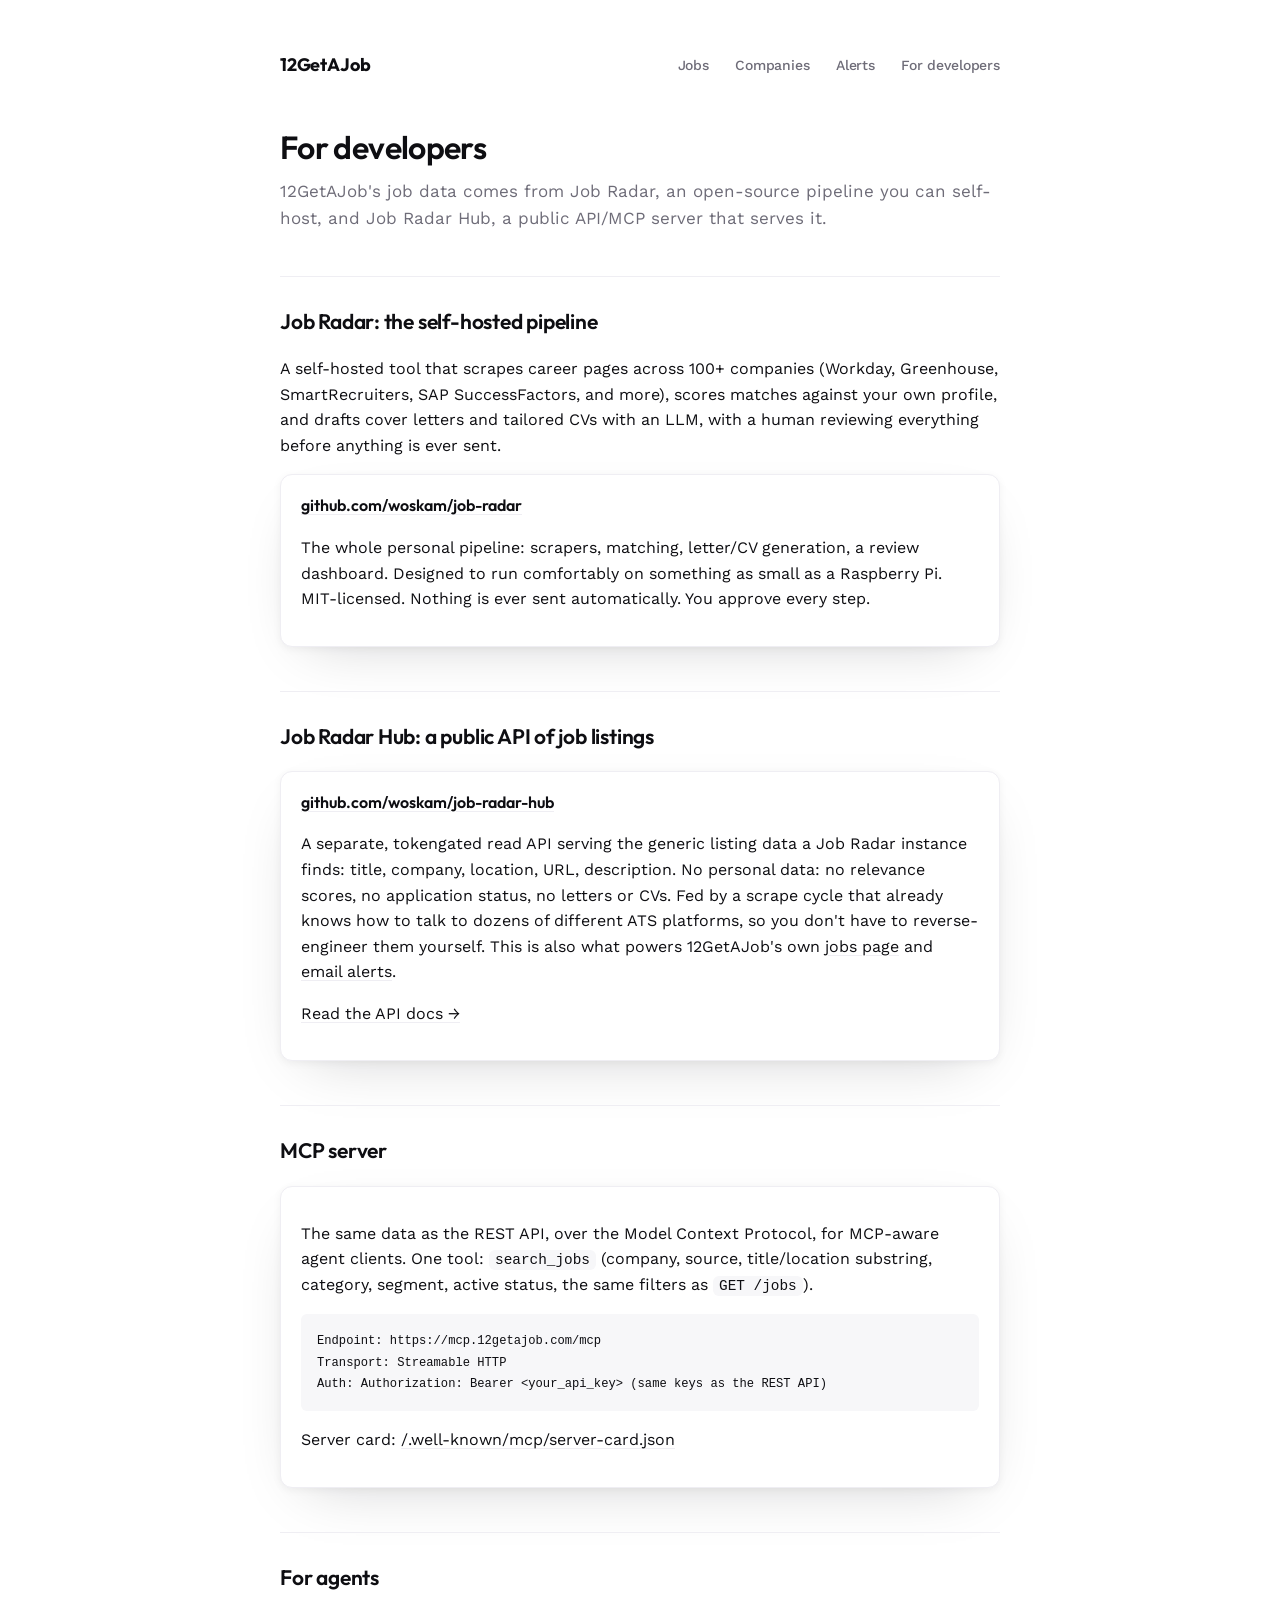
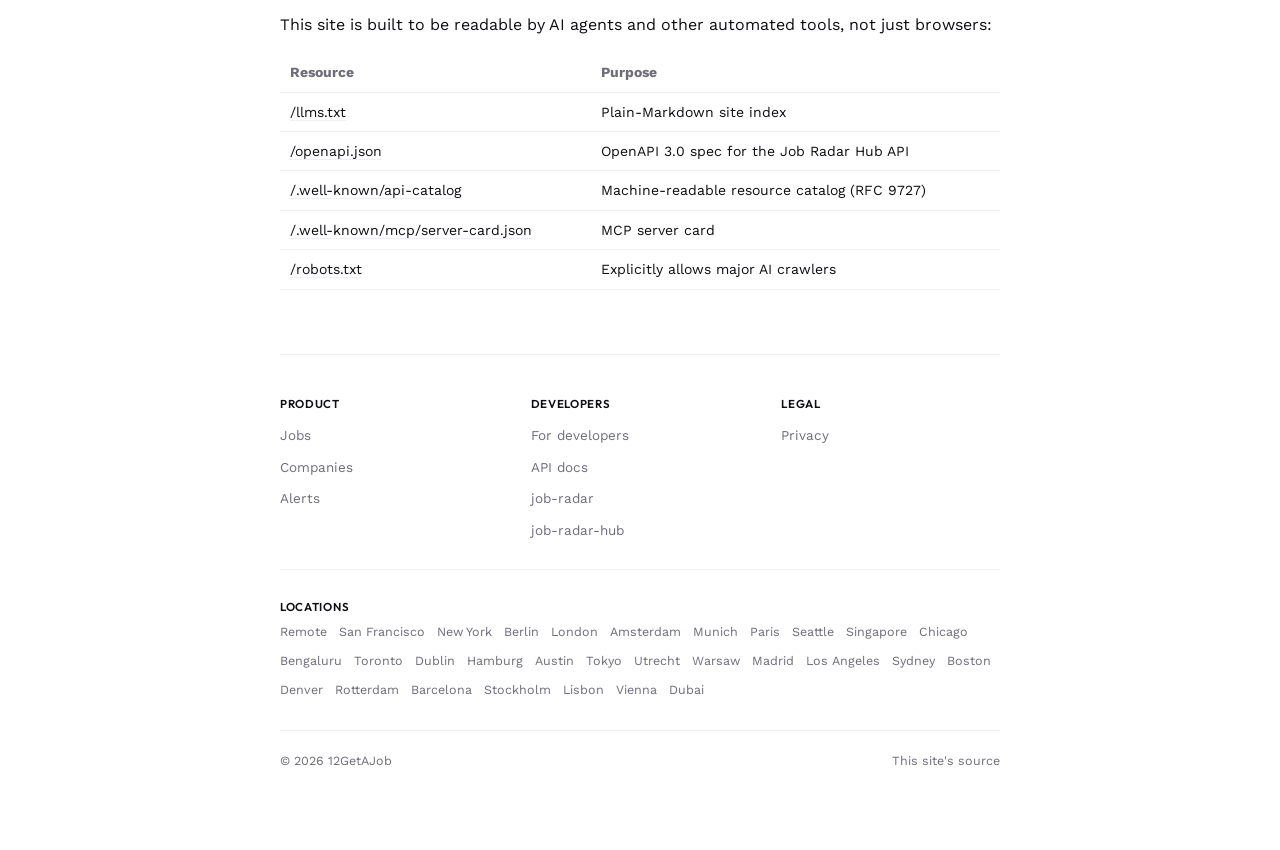
<file: developers.html>
<!doctype html>
<html lang="en">
<head>
  <meta charset="utf-8">
  <meta name="viewport" content="width=device-width, initial-scale=1">
  <link rel="icon" type="image/svg+xml" href="/favicon.svg">
  <link rel="icon" href="/favicon.ico" sizes="32x32">
  <link rel="apple-touch-icon" href="/apple-touch-icon.png">
  <title>12GetAJob for Developers</title>
  <meta name="description" content="Job Radar: a self-hosted, open-source job-search automation tool, and Job Radar Hub, a public read-only API of job listings for agents and other tools.">
  <meta name="theme-color" content="#0e0e12" media="(prefers-color-scheme: light)">
  <meta name="theme-color" content="#0b0b0d" media="(prefers-color-scheme: dark)">
  <meta name="color-scheme" content="light dark">
  <meta property="og:type" content="website">
  <meta property="og:url" content="https://12getajob.com/developers">
  <meta property="og:title" content="12GetAJob for Developers">
  <meta property="og:description" content="Job Radar: a self-hosted, open-source job-search automation tool, and Job Radar Hub, a public read-only API of job listings for agents and other tools.">
  <link rel="canonical" href="https://12getajob.com/developers">
  <link rel="preconnect" href="https://fonts.googleapis.com">
  <link rel="preconnect" href="https://fonts.gstatic.com" crossorigin>
  <link href="https://fonts.googleapis.com/css2?family=Outfit:wght@500;600;700&family=Work+Sans:wght@400;500;600&display=swap" rel="stylesheet">
  <link rel="stylesheet" href="/assets/style.css?v=10">
  <script type="module" src="/assets/analytics.js"></script>
</head>
<body>
  <a href="#main-content" class="skip-link">Skip to main content</a>
  <div class="wrap">
    <header class="site-header">
      <a href="/">12GetAJob</a>
      <nav>
        <a href="/jobs">Jobs</a>
        <a href="/companies">Companies</a>
        <a href="/alerts">Alerts</a>
        <a href="/developers">For developers</a>
      </nav>
    </header>

    <main id="main-content">
    <h1>For developers</h1>
    <p class="tagline">12GetAJob's job data comes from Job Radar, an open-source pipeline you can self-host, and Job Radar Hub, a public API/MCP server that serves it.</p>

    <h2>Job Radar: the self-hosted pipeline</h2>
    <p>
      A self-hosted tool that scrapes career pages across 100+ companies
      (Workday, Greenhouse, SmartRecruiters, SAP SuccessFactors, and more), scores matches
      against your own profile, and drafts cover letters and tailored CVs with an LLM,
      with a human reviewing everything before anything is ever sent.
    </p>
    <div class="card">
      <h3><a href="https://github.com/woskam/job-radar">github.com/woskam/job-radar</a></h3>
      <p>
        The whole personal pipeline: scrapers, matching, letter/CV generation, a review
        dashboard. Designed to run comfortably on something as small as a Raspberry Pi.
        MIT-licensed. Nothing is ever sent automatically. You approve every step.
      </p>
    </div>

    <h2>Job Radar Hub: a public API of job listings</h2>
    <div class="card">
      <h3><a href="https://github.com/woskam/job-radar-hub">github.com/woskam/job-radar-hub</a></h3>
      <p>
        A separate, tokengated read API serving the generic listing data a Job Radar
        instance finds: title, company, location, URL, description. No personal data:
        no relevance scores, no application status, no letters or CVs. Fed by a scrape
        cycle that already knows how to talk to dozens of different ATS platforms, so you
        don't have to reverse-engineer them yourself. This is also what powers 12GetAJob's
        own <a href="/jobs">jobs page</a> and <a href="/alerts">email alerts</a>.
      </p>
      <p><a href="/api">Read the API docs &rarr;</a></p>
    </div>

    <h2>MCP server</h2>
    <div class="card">
      <p>
        The same data as the REST API, over the Model Context Protocol, for MCP-aware
        agent clients. One tool: <code>search_jobs</code> (company, source, title/location
        substring, category, segment, active status, the same filters as <code>GET /jobs</code>).
      </p>
      <pre><code>Endpoint: https://mcp.12getajob.com/mcp
Transport: Streamable HTTP
Auth: Authorization: Bearer &lt;your_api_key&gt; (same keys as the REST API)</code></pre>
      <p>Server card: <a href="/.well-known/mcp/server-card.json">/.well-known/mcp/server-card.json</a></p>
    </div>

    <h2>For agents</h2>
    <p>This site is built to be readable by AI agents and other automated tools, not just browsers:</p>
    <table>
      <caption class="sr-only">Machine-readable resources this site publishes for agents</caption>
      <tr><th scope="col">Resource</th><th scope="col">Purpose</th></tr>
      <tr><td><a href="/llms.txt">/llms.txt</a></td><td>Plain-Markdown site index</td></tr>
      <tr><td><a href="/openapi.json">/openapi.json</a></td><td>OpenAPI 3.0 spec for the Job Radar Hub API</td></tr>
      <tr><td><a href="/.well-known/api-catalog">/.well-known/api-catalog</a></td><td>Machine-readable resource catalog (RFC 9727)</td></tr>
      <tr><td><a href="/.well-known/mcp/server-card.json">/.well-known/mcp/server-card.json</a></td><td>MCP server card</td></tr>
      <tr><td><a href="/robots.txt">/robots.txt</a></td><td>Explicitly allows major AI crawlers</td></tr>
    </table>
    </main>

    <footer class="site-footer" role="contentinfo">
      <div class="site-footer-grid">
        <div>
          <h3 class="site-footer-heading">Product</h3>
          <a href="/jobs">Jobs</a>
          <a href="/companies">Companies</a>
          <a href="/alerts">Alerts</a>
        </div>
        <div>
          <h3 class="site-footer-heading">Developers</h3>
          <a href="/developers">For developers</a>
          <a href="/api">API docs</a>
          <a href="https://github.com/woskam/job-radar">job-radar</a>
          <a href="https://github.com/woskam/job-radar-hub">job-radar-hub</a>
        </div>
        <div>
          <h3 class="site-footer-heading">Legal</h3>
          <a href="/privacy">Privacy</a>
        </div>
      </div>
      <div class="site-footer-locations">
        <h3 class="site-footer-heading">Locations</h3>
        <div class="site-footer-locations-list">
          <a href="/jobs/remote">Remote</a>
          <a href="/jobs/san-francisco">San Francisco</a>
          <a href="/jobs/new-york">New York</a>
          <a href="/jobs/berlin">Berlin</a>
          <a href="/jobs/london">London</a>
          <a href="/jobs/amsterdam">Amsterdam</a>
          <a href="/jobs/munich">Munich</a>
          <a href="/jobs/paris">Paris</a>
          <a href="/jobs/seattle">Seattle</a>
          <a href="/jobs/singapore">Singapore</a>
          <a href="/jobs/chicago">Chicago</a>
          <a href="/jobs/bengaluru">Bengaluru</a>
          <a href="/jobs/toronto">Toronto</a>
          <a href="/jobs/dublin">Dublin</a>
          <a href="/jobs/hamburg">Hamburg</a>
          <a href="/jobs/austin">Austin</a>
          <a href="/jobs/tokyo">Tokyo</a>
          <a href="/jobs/utrecht">Utrecht</a>
          <a href="/jobs/warsaw">Warsaw</a>
          <a href="/jobs/madrid">Madrid</a>
          <a href="/jobs/los-angeles">Los Angeles</a>
          <a href="/jobs/sydney">Sydney</a>
          <a href="/jobs/boston">Boston</a>
          <a href="/jobs/denver">Denver</a>
          <a href="/jobs/rotterdam">Rotterdam</a>
          <a href="/jobs/barcelona">Barcelona</a>
          <a href="/jobs/stockholm">Stockholm</a>
          <a href="/jobs/lisbon">Lisbon</a>
          <a href="/jobs/vienna">Vienna</a>
          <a href="/jobs/dubai">Dubai</a>
        </div>
      </div>
      <div class="site-footer-bottom">
        <span>&copy; 2026 12GetAJob</span>
        <a href="https://github.com/woskam/job-radar-site">This site's source</a>
      </div>
    </footer>
  </div>
</body>
</html>
</file>
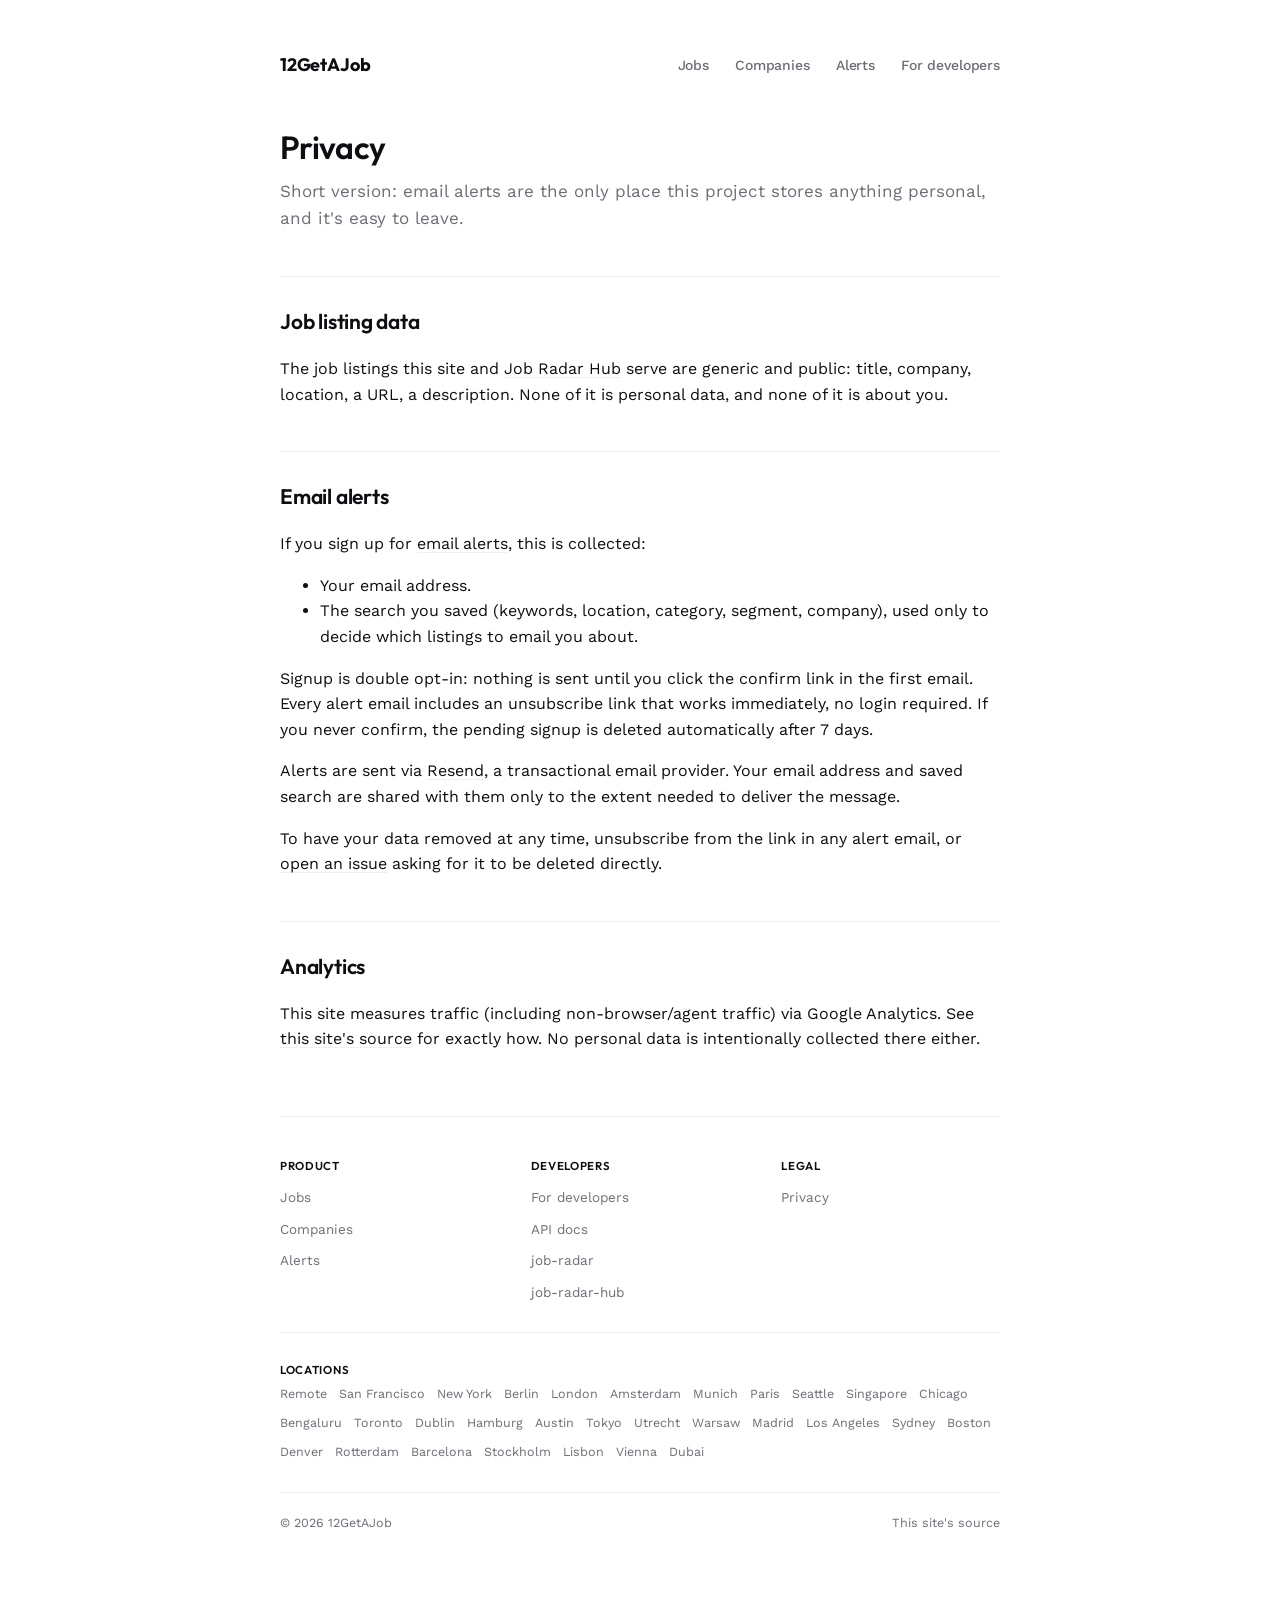
<file: privacy.html>
<!doctype html>
<html lang="en">
<head>
  <meta charset="utf-8">
  <meta name="viewport" content="width=device-width, initial-scale=1">
  <link rel="icon" type="image/svg+xml" href="/favicon.svg">
  <link rel="icon" href="/favicon.ico" sizes="32x32">
  <link rel="apple-touch-icon" href="/apple-touch-icon.png">
  <title>12GetAJob Privacy</title>
  <meta name="description" content="What 12GetAJob's email alerts feature collects and why.">
  <meta name="theme-color" content="#0e0e12" media="(prefers-color-scheme: light)">
  <meta name="theme-color" content="#0b0b0d" media="(prefers-color-scheme: dark)">
  <meta name="color-scheme" content="light dark">
  <meta property="og:type" content="website">
  <meta property="og:url" content="https://12getajob.com/privacy">
  <meta property="og:title" content="12GetAJob Privacy">
  <meta property="og:description" content="What 12GetAJob's email alerts feature collects and why.">
  <link rel="canonical" href="https://12getajob.com/privacy">
  <link rel="preconnect" href="https://fonts.googleapis.com">
  <link rel="preconnect" href="https://fonts.gstatic.com" crossorigin>
  <link href="https://fonts.googleapis.com/css2?family=Outfit:wght@500;600;700&family=Work+Sans:wght@400;500;600&display=swap" rel="stylesheet">
  <link rel="stylesheet" href="/assets/style.css?v=10">
  <script type="module" src="/assets/analytics.js"></script>
</head>
<body>
  <a href="#main-content" class="skip-link">Skip to main content</a>
  <div class="wrap">
    <header class="site-header">
      <a href="/">12GetAJob</a>
      <nav>
        <a href="/jobs">Jobs</a>
        <a href="/companies">Companies</a>
        <a href="/alerts">Alerts</a>
        <a href="/developers">For developers</a>
      </nav>
    </header>

    <main id="main-content">
    <h1>Privacy</h1>
    <p class="tagline">Short version: email alerts are the only place this project stores anything personal, and it's easy to leave.</p>

    <h2>Job listing data</h2>
    <p>
      The job listings this site and <a href="/api">Job Radar Hub</a> serve are generic and
      public: title, company, location, a URL, a description. None of it is personal data,
      and none of it is about you.
    </p>

    <h2>Email alerts</h2>
    <p>If you sign up for <a href="/alerts">email alerts</a>, this is collected:</p>
    <ul>
      <li>Your email address.</li>
      <li>The search you saved (keywords, location, category, segment, company), used only to decide which listings to email you about.</li>
    </ul>
    <p>
      Signup is double opt-in: nothing is sent until you click the confirm link in the
      first email. Every alert email includes an unsubscribe link that works immediately,
      no login required. If you never confirm, the pending signup is deleted automatically
      after 7 days.
    </p>
    <p>
      Alerts are sent via <a href="https://resend.com">Resend</a>, a transactional email
      provider. Your email address and saved search are shared with them only to the
      extent needed to deliver the message.
    </p>
    <p>
      To have your data removed at any time, unsubscribe from the link in any alert email,
      or <a href="https://github.com/woskam/job-radar-hub/issues">open an issue</a> asking
      for it to be deleted directly.
    </p>

    <h2>Analytics</h2>
    <p>
      This site measures traffic (including non-browser/agent traffic) via Google
      Analytics. See <a href="https://github.com/woskam/job-radar-site">this site's
      source</a> for exactly how. No personal data is intentionally collected there either.
    </p>

    </main>

    <footer class="site-footer" role="contentinfo">
      <div class="site-footer-grid">
        <div>
          <h3 class="site-footer-heading">Product</h3>
          <a href="/jobs">Jobs</a>
          <a href="/companies">Companies</a>
          <a href="/alerts">Alerts</a>
        </div>
        <div>
          <h3 class="site-footer-heading">Developers</h3>
          <a href="/developers">For developers</a>
          <a href="/api">API docs</a>
          <a href="https://github.com/woskam/job-radar">job-radar</a>
          <a href="https://github.com/woskam/job-radar-hub">job-radar-hub</a>
        </div>
        <div>
          <h3 class="site-footer-heading">Legal</h3>
          <a href="/privacy">Privacy</a>
        </div>
      </div>
      <div class="site-footer-locations">
        <h3 class="site-footer-heading">Locations</h3>
        <div class="site-footer-locations-list">
          <a href="/jobs/remote">Remote</a>
          <a href="/jobs/san-francisco">San Francisco</a>
          <a href="/jobs/new-york">New York</a>
          <a href="/jobs/berlin">Berlin</a>
          <a href="/jobs/london">London</a>
          <a href="/jobs/amsterdam">Amsterdam</a>
          <a href="/jobs/munich">Munich</a>
          <a href="/jobs/paris">Paris</a>
          <a href="/jobs/seattle">Seattle</a>
          <a href="/jobs/singapore">Singapore</a>
          <a href="/jobs/chicago">Chicago</a>
          <a href="/jobs/bengaluru">Bengaluru</a>
          <a href="/jobs/toronto">Toronto</a>
          <a href="/jobs/dublin">Dublin</a>
          <a href="/jobs/hamburg">Hamburg</a>
          <a href="/jobs/austin">Austin</a>
          <a href="/jobs/tokyo">Tokyo</a>
          <a href="/jobs/utrecht">Utrecht</a>
          <a href="/jobs/warsaw">Warsaw</a>
          <a href="/jobs/madrid">Madrid</a>
          <a href="/jobs/los-angeles">Los Angeles</a>
          <a href="/jobs/sydney">Sydney</a>
          <a href="/jobs/boston">Boston</a>
          <a href="/jobs/denver">Denver</a>
          <a href="/jobs/rotterdam">Rotterdam</a>
          <a href="/jobs/barcelona">Barcelona</a>
          <a href="/jobs/stockholm">Stockholm</a>
          <a href="/jobs/lisbon">Lisbon</a>
          <a href="/jobs/vienna">Vienna</a>
          <a href="/jobs/dubai">Dubai</a>
        </div>
      </div>
      <div class="site-footer-bottom">
        <span>&copy; 2026 12GetAJob</span>
        <a href="https://github.com/woskam/job-radar-site">This site's source</a>
      </div>
    </footer>
  </div>
</body>
</html>
</file>
<file: assets/style.css>
:root {
  color-scheme: light dark;
  --bg: #ffffff;
  --surface: #ffffff;
  --text: #0e0e12;
  --muted: #6e6c78;
  --border: #efeef3;
  --accent: #0e0e12;
  --accent-ink: #ffffff;
  --code-bg: #f7f7f9;
  --badge-bg: #f1eefb;
  --shadow: 0 20px 60px -28px rgba(14, 14, 18, 0.22), 0 2px 8px rgba(14, 14, 18, 0.05);
  /* Hero wash -- three soft, off-center radial blooms fading to white.
     Light mode only look on purpose (see the dark-mode override below):
     the same pastel wash on a near-black page would read as a mistake,
     not "fresh". */
  --hero-wash:
    radial-gradient(ellipse 900px 480px at 50% -8%, #dceafb 0%, rgba(220, 234, 251, 0) 62%),
    radial-gradient(ellipse 640px 480px at 84% 10%, #e7e1f9 0%, rgba(231, 225, 249, 0) 58%),
    radial-gradient(ellipse 640px 480px at 12% 16%, #ddebfc 0%, rgba(221, 235, 252, 0) 58%),
    #ffffff;
}
@media (prefers-color-scheme: dark) {
  :root {
    --bg: #0b0b0d;
    --surface: #17171b;
    --text: #f3f3f5;
    --muted: #9b99a5;
    --border: #2a2a30;
    --accent: #f3f3f5;
    --accent-ink: #0e0e12;
    --code-bg: #1c1c21;
    --badge-bg: #201f2b;
    --shadow: 0 20px 60px -28px rgba(0, 0, 0, 0.55), 0 2px 8px rgba(0, 0, 0, 0.3);
    --hero-wash:
      radial-gradient(ellipse 900px 480px at 50% -8%, rgba(90, 116, 168, 0.28) 0%, rgba(90, 116, 168, 0) 62%),
      #0b0b0d;
  }
}

* { box-sizing: border-box; }

body {
  margin: 0;
  background: var(--bg);
  color: var(--text);
  font-family: "Work Sans", -apple-system, BlinkMacSystemFont, "Segoe UI", Roboto, sans-serif;
  line-height: 1.6;
  -webkit-font-smoothing: antialiased;
}

.wrap {
  max-width: 760px;
  margin: 0 auto;
  padding: 48px 20px 80px;
}
.wrap.wide { max-width: 920px; }

/* Hero -- full-bleed band behind the headline + filter bar, used on the
   homepage and /jobs.html. Not nested inside .wrap -- it's its own
   full-width block with its own inner max-width container, so .wrap's
   side padding never doubles up. */
.hero {
  width: 100%;
  background: var(--hero-wash);
  border-bottom: 1px solid var(--border);
}
.hero-inner {
  max-width: 760px;
  margin: 0 auto;
  padding: 56px 20px 40px;
}
.hero h1 { font-size: 42px; max-width: 15ch; text-wrap: balance; }
.hero p.tagline { font-size: 18px; max-width: 46ch; }
@media (max-width: 480px) {
  .hero h1 { font-size: 30px; }
}

/* Homepage-only: pill badge, floating "browser card" search, sources
   row, stat row, feature blocks, bottom CTA. */
.hero-badge {
  display: inline-flex;
  align-items: center;
  gap: 8px;
  background: rgba(255, 255, 255, 0.7);
  border: 1px solid var(--border);
  color: var(--muted);
  font-size: 12.5px;
  font-weight: 500;
  padding: 7px 16px;
  border-radius: 999px;
  margin-bottom: 24px;
}
@media (prefers-color-scheme: dark) {
  .hero-badge { background: rgba(255, 255, 255, 0.06); }
}

.browser-card {
  background: var(--surface);
  border: 1px solid var(--border);
  border-radius: 20px;
  box-shadow: var(--shadow);
  overflow: hidden;
  margin: 8px 0 16px;
}
.browser-card-bar {
  display: flex;
  align-items: center;
  gap: 8px;
  padding: 14px 20px;
  border-bottom: 1px solid var(--border);
}
.browser-card-bar .dot {
  width: 10px;
  height: 10px;
  border-radius: 50%;
  background: var(--border);
  display: inline-block;
}
.browser-card-bar .url {
  margin-left: 8px;
  font-size: 12.5px;
  color: var(--muted);
}
.browser-card-body { padding: 28px 28px 30px; }

.sources-row {
  display: flex;
  flex-direction: column;
  align-items: center;
  text-align: center;
  padding: 56px 20px 8px;
}
.sources-row .label { font-size: 12.5px; font-weight: 500; color: var(--muted); margin-bottom: 24px; }
.sources-row .logos {
  display: flex;
  gap: 40px;
  align-items: center;
  flex-wrap: wrap;
  justify-content: center;
  font-family: "Outfit", sans-serif;
  font-weight: 600;
  font-size: 17px;
  color: #a6a4b0;
}
@media (prefers-color-scheme: dark) { .sources-row .logos { color: #55545e; } }

.stats-row {
  display: flex;
  justify-content: center;
  gap: 48px;
  flex-wrap: wrap;
  padding: 32px 20px 56px;
  border-bottom: 1px solid var(--border);
  text-align: center;
}
.stats-row .n {
  display: block;
  font-family: "Outfit", sans-serif;
  font-weight: 700;
  font-size: 28px;
  font-variant-numeric: tabular-nums;
}
.stats-row .l { font-size: 12.5px; color: var(--muted); margin-top: 2px; }
@media (max-width: 480px) {
  /* 4 items at 48px gap wrap to 3-then-1 at phone width -- an explicit
     ~50% basis forces a clean 2x2 instead. */
  .stats-row { gap: 20px 32px; }
  .stats-row > div { flex: 0 1 calc(50% - 16px); }
}

.feature-block {
  display: flex;
  align-items: center;
  gap: 48px;
  padding: 64px 20px;
  max-width: 900px;
  margin: 0 auto;
}
.feature-block.reverse { flex-direction: row-reverse; }
.feature-block .copy { flex: 1 1 280px; }
.feature-block .copy h2 { margin: 0 0 14px; border: none; padding: 0; }
.feature-block .copy p { font-size: 15.5px; line-height: 1.7; color: var(--muted); margin: 0; }
.feature-block .visual {
  flex: 1 1 360px;
  background: linear-gradient(135deg, #e3edfb 0%, #ece7fb 100%);
  border-radius: 20px;
  padding: 28px;
  min-height: 180px;
  box-sizing: border-box;
  display: flex;
  align-items: center;
}
@media (prefers-color-scheme: dark) {
  .feature-block .visual { background: linear-gradient(135deg, #1c2233 0%, #241f30 100%); }
}
@media (max-width: 620px) {
  /* .feature-block's own align-items: center (set for the desktop row
     layout, to vertically center .copy against .visual) carries over
     into this column layout as cross-axis alignment -- meaning .visual
     shrink-wraps to its content's width instead of filling the column.
     Explicit stretch gives it the column's real, fixed width up front. */
  .feature-block, .feature-block.reverse { flex-direction: column; align-items: stretch; }
  /* The actual bug: .visual's own `flex: 1 1 360px` sets a 360px basis
     meant for desktop's WIDTH (row-direction main axis). Once
     flex-direction flips to column above, that same basis applies to
     HEIGHT instead -- .visual's main axis is now vertical -- pinning it
     near 360px regardless of how tall its content (#location-chips, ~10
     wrapped rows, 500px+) actually is. .visual's own `align-items:
     center` then centers that taller content inside the too-short box,
     so it overflows evenly top AND bottom -- exactly the "first row and
     last row stick out, middle rows are covered" shape reported, and
     exactly why the width-focused stretch fix above didn't touch it.
     flex-basis: auto lets the item's height come from its content
     instead of a basis value that was never meant for this axis. */
  .feature-block .visual { flex-basis: auto; }
}

.cta-section {
  display: flex;
  flex-direction: column;
  align-items: center;
  text-align: center;
  padding: 24px 20px 88px;
}
.cta-section h2 { border: none; padding: 0; margin: 0 0 26px; font-size: 30px; }

.pill-btn {
  display: inline-flex;
  align-items: center;
  justify-content: center;
  font-family: "Outfit", sans-serif;
  font-weight: 600;
  font-size: 15px;
  padding: 13px 28px;
  border-radius: 999px;
  text-decoration: none;
  cursor: pointer;
  border: 1px solid transparent;
  transition: opacity 0.15s, transform 0.1s;
}
.pill-btn:hover { opacity: 0.9; transform: translateY(-1px); }
.pill-btn-dark { background: var(--accent); color: var(--accent-ink); }
.pill-btn-light { background: var(--surface); color: var(--text); border-color: var(--border); }

header.site-header {
  display: flex;
  align-items: center;
  justify-content: space-between;
  margin-bottom: 40px;
  flex-wrap: wrap;
  gap: 12px;
}

header.site-header a { color: var(--text); text-decoration: none; font-weight: 700; font-size: 18px; letter-spacing: -0.01em; font-family: "Outfit", sans-serif; }
header.site-header nav {
  display: flex;
  align-items: center;
  gap: 8px;
  flex-wrap: wrap;
}
header.site-header nav a {
  display: inline-block;
  font-weight: 500;
  font-size: 14px;
  font-family: "Work Sans", sans-serif;
  color: var(--muted);
  margin-left: 18px;
  padding: 6px 0;
  text-decoration: none;
  transition: color 0.15s;
}
header.site-header nav a:hover { color: var(--text); }
header.site-header nav a.pill-btn {
  margin-left: 18px;
  padding: 10px 20px;
  font-size: 13.5px;
  /* .pill-btn-dark's white text would otherwise lose to the plain nav
     link color rule above (header.site-header nav a), which is more
     specific than a single class -- restate it here at matching
     specificity so the button doesn't render with muted-gray text. */
  color: var(--accent-ink);
}
header.site-header nav a.pill-btn:hover { color: var(--accent-ink); opacity: 0.9; }
@media (max-width: 480px) {
  /* The full nav plus the "Get alerts" pill doesn't fit one line at phone
     width -- flex-wrap then drops the pill onto its own third line below
     the logo and the links. Hiding the plain text links here keeps the
     header to logo + pill on one line; they're not lost, the footer's
     Product column repeats every one of them. */
  header.site-header nav a:not(.pill-btn) { display: none; }
}

/* Visually hidden but focusable -- used for the skip link, which must
   appear on-screen when focused, and .sr-only, which must never appear. */
.skip-link {
  position: absolute;
  left: -9999px;
  top: 0;
  padding: 0.5em 1em;
  background: var(--bg);
  color: var(--text);
  z-index: 100;
}
.skip-link:focus {
  left: 0.5em;
  top: 0.5em;
}
.sr-only {
  position: absolute;
  width: 1px;
  height: 1px;
  padding: 0;
  margin: -1px;
  overflow: hidden;
  clip: rect(0, 0, 0, 0);
  white-space: nowrap;
  border: 0;
}

h1, h2, h3 { font-family: "Outfit", sans-serif; }
h1 { font-size: 32px; font-weight: 600; letter-spacing: -0.02em; margin-bottom: 4px; text-wrap: balance; }
h2 { font-size: 21px; font-weight: 600; margin-top: 44px; border-top: 1px solid var(--border); padding-top: 28px; letter-spacing: -0.01em; }
h3 { font-size: 16px; font-weight: 600; margin-top: 24px; }
p.tagline { color: var(--muted); font-size: 17px; margin-top: 0; }

a { color: var(--text); text-decoration: underline; text-decoration-color: var(--border); text-underline-offset: 3px; }
a:hover { text-decoration-color: currentColor; }
a:focus-visible, button:focus-visible, input:focus-visible, select:focus-visible {
  outline: 2px solid var(--text);
  outline-offset: 2px;
}

code, pre {
  font-family: ui-monospace, "SF Mono", Menlo, Consolas, monospace;
  background: var(--code-bg);
  border-radius: 6px;
}
code { padding: 2px 6px; font-size: 0.9em; }
pre { padding: 16px; overflow-x: auto; font-size: 13.5px; }
pre code { padding: 0; background: none; }

.card {
  background: var(--surface);
  border: 1px solid var(--border);
  border-radius: 12px;
  box-shadow: var(--shadow);
  padding: 18px 20px;
  margin: 14px 0;
}
.card h3 { margin-top: 0; }

.filters {
  display: flex;
  flex-wrap: wrap;
  gap: 8px;
  margin: 20px 0;
}
.filters input, .filters select {
  font: inherit;
  font-size: 14px;
  color: var(--text);
  background: var(--surface);
  border: 1px solid var(--border);
  border-radius: 8px;
  padding: 8px 12px;
}
.filters input { flex: 1 1 200px; }

button {
  font-family: "Outfit", sans-serif;
  font-size: 14px;
  font-weight: 600;
  color: var(--accent-ink);
  background: var(--accent);
  border: none;
  border-radius: 999px;
  padding: 10px 20px;
  cursor: pointer;
  align-self: flex-start;
  transition: transform 0.1s, opacity 0.15s;
}
button:hover { opacity: 0.9; transform: translateY(-1px); }
button:active { transform: translateY(0); }

.job-card {
  background: var(--surface);
  border: 1px solid var(--border);
  border-radius: 12px;
  box-shadow: var(--shadow);
  padding: 16px 18px;
  margin: 12px 0;
}
.job-card h2 { margin: 0 0 4px; font-size: 16.5px; font-weight: 600; font-family: "Work Sans", sans-serif; }
.job-card .meta { color: var(--muted); font-size: 14px; margin-bottom: 8px; }
.job-card .badges { display: flex; gap: 6px; flex-wrap: wrap; }

.badge {
  display: inline-block;
  font-size: 12px;
  font-weight: 600;
  color: var(--muted);
  background: var(--badge-bg);
  border-radius: 999px;
  padding: 3px 10px;
}

.chip-list {
  display: flex;
  flex-wrap: wrap;
  gap: 8px;
  margin: 16px 0;
}
.chip-link {
  display: inline-block;
  font-size: 13.5px;
  font-weight: 600;
  color: var(--text);
  background: var(--surface);
  border: 1px solid var(--border);
  border-radius: 999px;
  padding: 6px 14px;
  text-decoration: none;
  transition: background 0.15s, color 0.15s;
}
.chip-link:hover, .chip-link:focus-visible {
  background: var(--accent);
  color: var(--accent-ink);
  border-color: var(--accent);
}

.pagination {
  display: flex;
  justify-content: space-between;
  align-items: center;
  margin: 24px 0;
  font-size: 14px;
}
.pagination button:disabled { opacity: 0.4; cursor: default; transform: none; }

.muted-section {
  background: var(--code-bg);
  border-radius: 16px;
  padding: 28px 30px;
  margin: 20px 0;
}
.muted-section h2 { margin-top: 0; border-top: none; padding-top: 0; }

table { border-collapse: collapse; width: 100%; font-size: 14px; }
th, td { text-align: left; padding: 8px 10px; border-bottom: 1px solid var(--border); }
th { color: var(--muted); font-weight: 700; }

.agent-note {
  font-size: 13.5px;
  color: var(--muted);
  border-left: 3px solid var(--text);
  padding: 4px 0 4px 14px;
  margin: 16px 0;
}

/* Site footer -- primary nav (Product/Developers/Legal) first, the much
   longer Locations list clearly secondary (smaller, denser, its own
   divider) so it fills the footer out for SEO without dominating it
   visually, then a bottom bar. */
.site-footer {
  margin-top: 64px;
  padding-top: 40px;
  border-top: 1px solid var(--border);
  color: var(--muted);
  font-size: 13.5px;
}
.site-footer-grid {
  display: grid;
  grid-template-columns: repeat(3, 1fr);
  gap: 32px;
  margin-bottom: 8px;
}
.site-footer-grid > div {
  display: flex;
  flex-direction: column;
  gap: 10px;
}
/* Class-based, not h4-based -- the actual heading level varies per page
   (must follow whatever level the page's own content last used, per
   specification.website's heading-hierarchy rule), so styling can't be
   keyed to a specific tag. */
.site-footer-heading {
  font-family: "Outfit", sans-serif;
  font-size: 11.5px;
  font-weight: 600;
  letter-spacing: 0.06em;
  text-transform: uppercase;
  color: var(--text);
  margin: 0 0 2px;
}
.site-footer-grid a { color: var(--muted); text-decoration: none; }
.site-footer-grid a:hover { color: var(--text); }
.site-footer-locations {
  padding-top: 28px;
  margin-top: 28px;
  border-top: 1px solid var(--border);
  margin-bottom: 8px;
}
.site-footer-locations-list {
  display: flex;
  flex-wrap: wrap;
  gap: 4px 12px;
  font-size: 12.5px;
  line-height: 2;
}
.site-footer-locations-list a { color: var(--muted); text-decoration: none; }
.site-footer-locations-list a:hover { color: var(--text); text-decoration: underline; }
.site-footer-bottom {
  display: flex;
  justify-content: space-between;
  align-items: center;
  flex-wrap: wrap;
  gap: 8px;
  margin-top: 28px;
  padding-top: 20px;
  border-top: 1px solid var(--border);
  font-size: 12.5px;
}
.site-footer-bottom a { color: var(--muted); text-decoration: none; }
@media (max-width: 480px) {
  .site-footer-grid { grid-template-columns: 1fr 1fr; }
}

/* specification.website's reduced-motion rule -- the site's only motion is
   short hover/focus transitions (opacity, transform, color, background),
   but honoring the setting is nearly free and some visitors do have it on. */
@media (prefers-reduced-motion: reduce) {
  *, *::before, *::after {
    transition-duration: 0.001ms !important;
    animation-duration: 0.001ms !important;
    animation-iteration-count: 1 !important;
  }
}

/* Written intro under the listings on city pages (/jobs/{slug}). */
.city-guide { margin-top: 48px; }
.city-guide p { font-size: 15.5px; line-height: 1.7; color: var(--muted); max-width: 65ch; }
.city-guide h3 { margin-bottom: 8px; }
.combo-links { display: flex; flex-wrap: wrap; gap: 6px 18px; margin-top: 0; }
</file>
